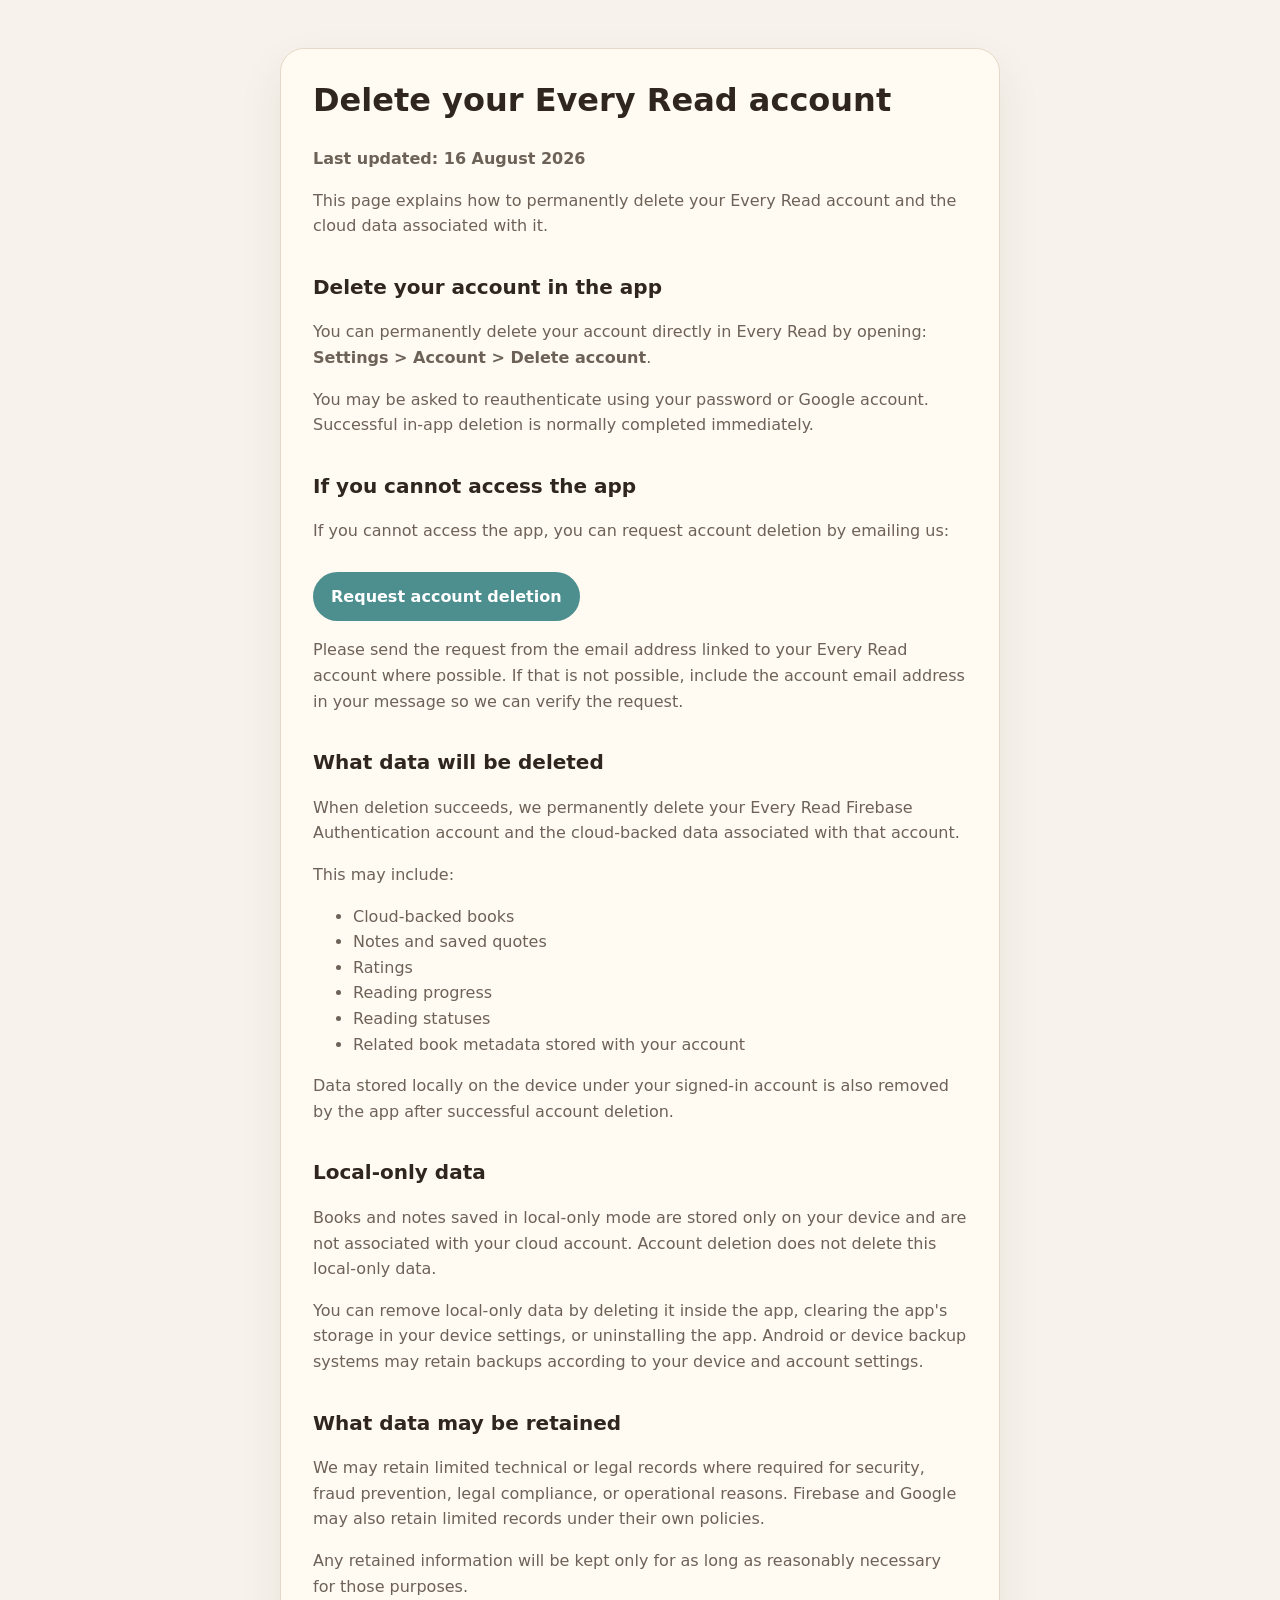
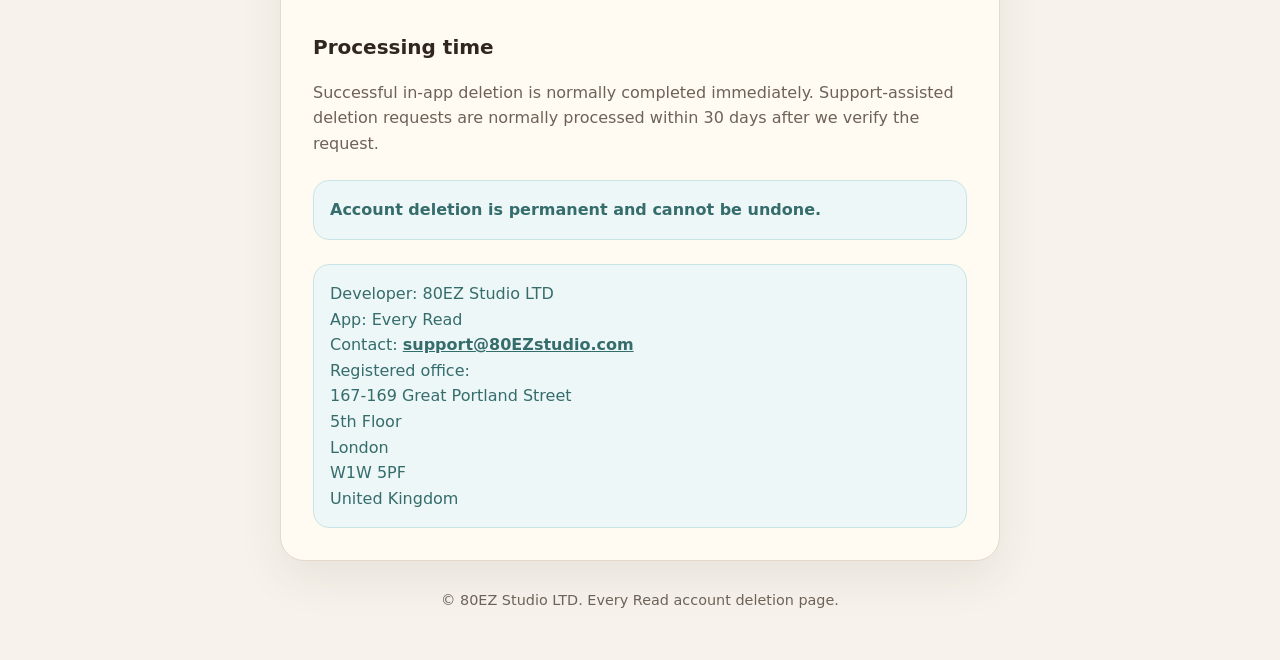
<file: delete-account/index.html>
<!DOCTYPE html>
<html lang="en">
<head>
  <meta charset="UTF-8" />
  <meta name="viewport" content="width=device-width, initial-scale=1.0" />

  <title>Delete Account | Every Read</title>
  <meta
    name="description"
    content="Delete your Every Read account and associated cloud data."
  />

  <style>
    :root {
      --bg: #f7f3ec;
      --card: #fffaf2;
      --text: #2f261f;
      --muted: #6d6258;
      --accent: #4d8f8f;
      --accent-dark: #356c6c;
      --border: #e5d9c8;
    }

    * {
      box-sizing: border-box;
    }

    body {
      margin: 0;
      font-family: system-ui, -apple-system, BlinkMacSystemFont, "Segoe UI", sans-serif;
      background: var(--bg);
      color: var(--text);
      line-height: 1.6;
    }

    main {
      max-width: 760px;
      margin: 0 auto;
      padding: 48px 20px;
    }

    .card {
      background: var(--card);
      border: 1px solid var(--border);
      border-radius: 24px;
      padding: 32px;
      box-shadow: 0 18px 45px rgba(47, 38, 31, 0.08);
    }

    h1 {
      margin-top: 0;
      font-size: 2rem;
      line-height: 1.2;
    }

    h2 {
      margin-top: 32px;
      font-size: 1.25rem;
    }

    p,
    li {
      color: var(--muted);
    }

    a {
      color: var(--accent-dark);
      font-weight: 700;
    }

    .button {
      display: inline-block;
      margin-top: 12px;
      padding: 12px 18px;
      border-radius: 999px;
      background: var(--accent);
      color: #ffffff;
      text-decoration: none;
      font-weight: 700;
    }

    .note {
      margin-top: 24px;
      padding: 16px;
      border-radius: 16px;
      background: #eef7f7;
      color: var(--accent-dark);
      border: 1px solid #c9e4e4;
    }

    footer {
      margin-top: 28px;
      font-size: 0.9rem;
      color: var(--muted);
      text-align: center;
    }
  </style>
</head>

<body>
  <main>
    <section class="card">
      <h1>Delete your Every Read account</h1>

      <p><strong>Last updated: 16 August 2026</strong></p>

      <p>
        This page explains how to permanently delete your Every Read account
        and the cloud data associated with it.
      </p>

      <h2>Delete your account in the app</h2>

      <p>
        You can permanently delete your account directly in Every Read by opening:
        <strong>Settings &gt; Account &gt; Delete account</strong>.
      </p>

      <p>
        You may be asked to reauthenticate using your password or Google account.
        Successful in-app deletion is normally completed immediately.
      </p>

      <h2>If you cannot access the app</h2>

      <p>
        If you cannot access the app, you can request account deletion by emailing us:
      </p>

      <p>
        <a
          class="button"
          href="mailto:support@80EZstudio.com?subject=Every%20Read%20account%20deletion%20request"
        >
          Request account deletion
        </a>
      </p>

      <p>
        Please send the request from the email address linked to your Every Read
        account where possible. If that is not possible, include the account email
        address in your message so we can verify the request.
      </p>

      <h2>What data will be deleted</h2>

      <p>
        When deletion succeeds, we permanently delete your Every Read Firebase
        Authentication account and the cloud-backed data associated with that account.
      </p>

      <p>This may include:</p>

      <ul>
        <li>Cloud-backed books</li>
        <li>Notes and saved quotes</li>
        <li>Ratings</li>
        <li>Reading progress</li>
        <li>Reading statuses</li>
        <li>Related book metadata stored with your account</li>
      </ul>

      <p>
        Data stored locally on the device under your signed-in account is also removed
        by the app after successful account deletion.
      </p>

      <h2>Local-only data</h2>

      <p>
        Books and notes saved in local-only mode are stored only on your device and
        are not associated with your cloud account. Account deletion does not delete
        this local-only data.
      </p>

      <p>
        You can remove local-only data by deleting it inside the app, clearing the
        app's storage in your device settings, or uninstalling the app. Android or
        device backup systems may retain backups according to your device and account
        settings.
      </p>

      <h2>What data may be retained</h2>

      <p>
        We may retain limited technical or legal records where required for security,
        fraud prevention, legal compliance, or operational reasons. Firebase and
        Google may also retain limited records under their own policies.
      </p>

      <p>
        Any retained information will be kept only for as long as reasonably necessary
        for those purposes.
      </p>

      <h2>Processing time</h2>

      <p>
        Successful in-app deletion is normally completed immediately.
        Support-assisted deletion requests are normally processed within 30 days
        after we verify the request.
      </p>

      <div class="note">
        <strong>Account deletion is permanent and cannot be undone.</strong>
      </div>

      <div class="note">
        Developer: 80EZ Studio LTD<br />
        App: Every Read<br />
        Contact:
        <a href="mailto:support@80EZstudio.com">support@80EZstudio.com</a><br />
        Registered office:<br />
        167-169 Great Portland Street<br />
        5th Floor<br />
        London<br />
        W1W 5PF<br />
        United Kingdom
      </div>
    </section>

    <footer>
      © 80EZ Studio LTD. Every Read account deletion page.
    </footer>
  </main>
</body>
</html>
</file>
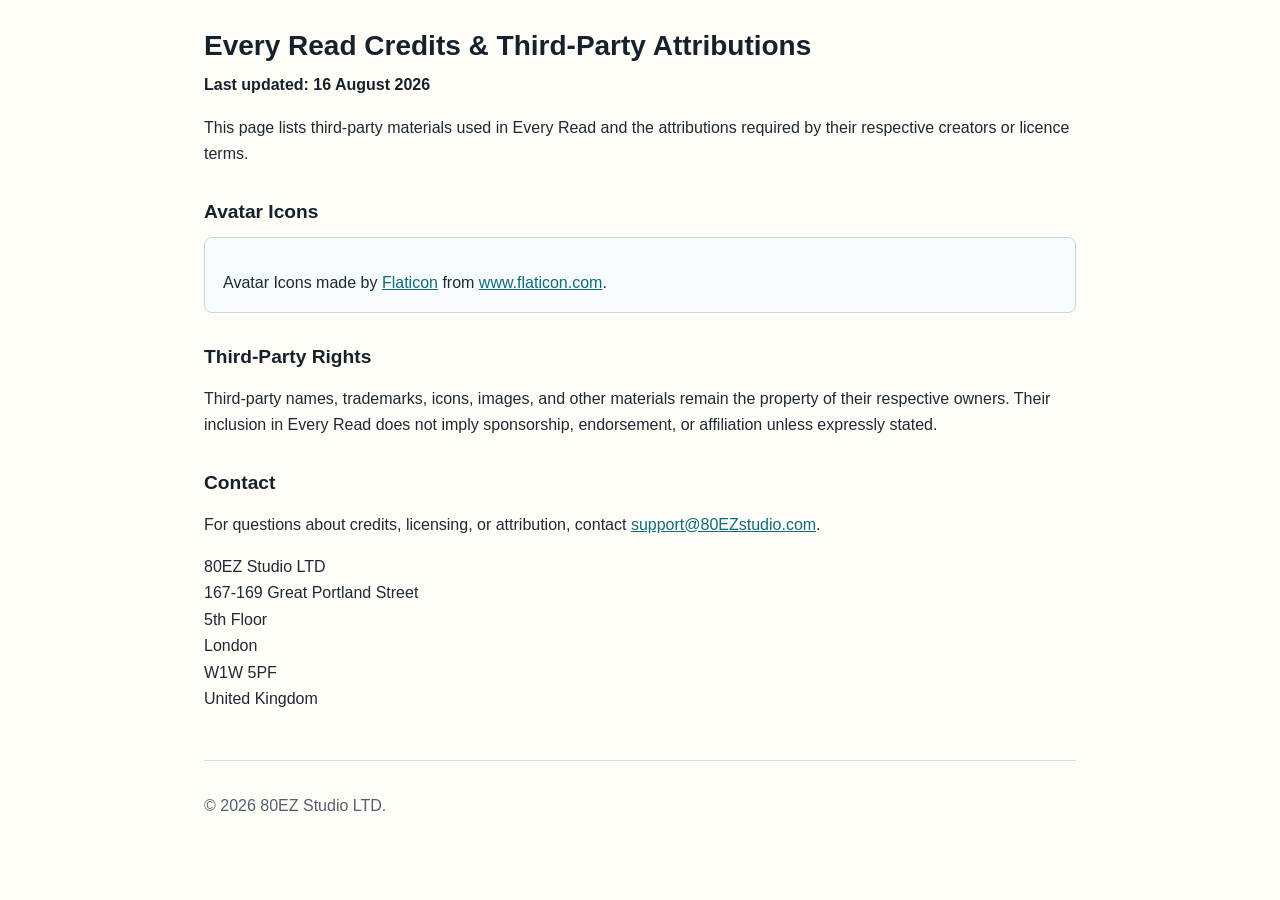
<file: credits.html>
<!DOCTYPE html>
<html lang="en">
<head>
  <meta charset="UTF-8">
  <meta name="viewport" content="width=device-width, initial-scale=1.0">
  <title>Every Read Credits and Third-Party Attributions</title>
  <meta
    name="description"
    content="Credits and third-party attributions for the Every Read reading tracker app."
  >
  <style>
    :root {
      color-scheme: light;
    }

    * {
      box-sizing: border-box;
    }

    body {
      font-family: Arial, Helvetica, sans-serif;
      line-height: 1.65;
      color: #1f2933;
      margin: 0;
      background: #fffdf8;
    }

    main {
      width: min(100%, 920px);
      margin: 0 auto;
      padding: 28px 24px 48px;
    }

    h1,
    h2 {
      color: #17212b;
      line-height: 1.3;
    }

    h1 {
      font-size: 1.75rem;
      margin: 0 0 0.5rem;
    }

    h2 {
      font-size: 1.2rem;
      margin: 2rem 0 0.75rem;
    }

    p {
      font-size: 1rem;
    }

    a {
      color: #0f6b78;
      overflow-wrap: anywhere;
    }

    .updated {
      margin-top: 0;
    }

    .credit-card {
      padding: 16px 18px;
      border: 1px solid #c8d8d8;
      border-radius: 8px;
      background: #f7fbfb;
    }

    .credit-card p:last-child {
      margin-bottom: 0;
    }

    strong {
      color: #17212b;
    }

    footer {
      margin-top: 3rem;
      padding-top: 1rem;
      border-top: 1px solid #d8dee4;
      font-size: 0.92rem;
      color: #52606d;
    }
  </style>
</head>
<body>
  <main>
    <h1>Every Read Credits &amp; Third-Party Attributions</h1>

    <p class="updated"><strong>Last updated: 16 August 2026</strong></p>

    <p>
      This page lists third-party materials used in Every Read and the
      attributions required by their respective creators or licence terms.
    </p>

    <h2>Avatar Icons</h2>

    <div class="credit-card">
      <p>
        Avatar Icons made by
        <a
          href="https://www.flaticon.com/"
          target="_blank"
          rel="noopener noreferrer"
        >Flaticon</a>
        from
        <a
          href="https://www.flaticon.com/"
          target="_blank"
          rel="noopener noreferrer"
        >www.flaticon.com</a>.
      </p>
    </div>

    <h2>Third-Party Rights</h2>

    <p>
      Third-party names, trademarks, icons, images, and other materials remain
      the property of their respective owners. Their inclusion in Every Read
      does not imply sponsorship, endorsement, or affiliation unless expressly
      stated.
    </p>

    <h2>Contact</h2>

    <p>
      For questions about credits, licensing, or attribution, contact
      <a href="mailto:support@80EZstudio.com">support@80EZstudio.com</a>.
    </p>

    <p>
      80EZ Studio LTD<br>
      167-169 Great Portland Street<br>
      5th Floor<br>
      London<br>
      W1W 5PF<br>
      United Kingdom
    </p>

    <footer>
      <p>
        © 2026 80EZ Studio LTD.
      </p>
    </footer>
  </main>
</body>
</html>
</file>
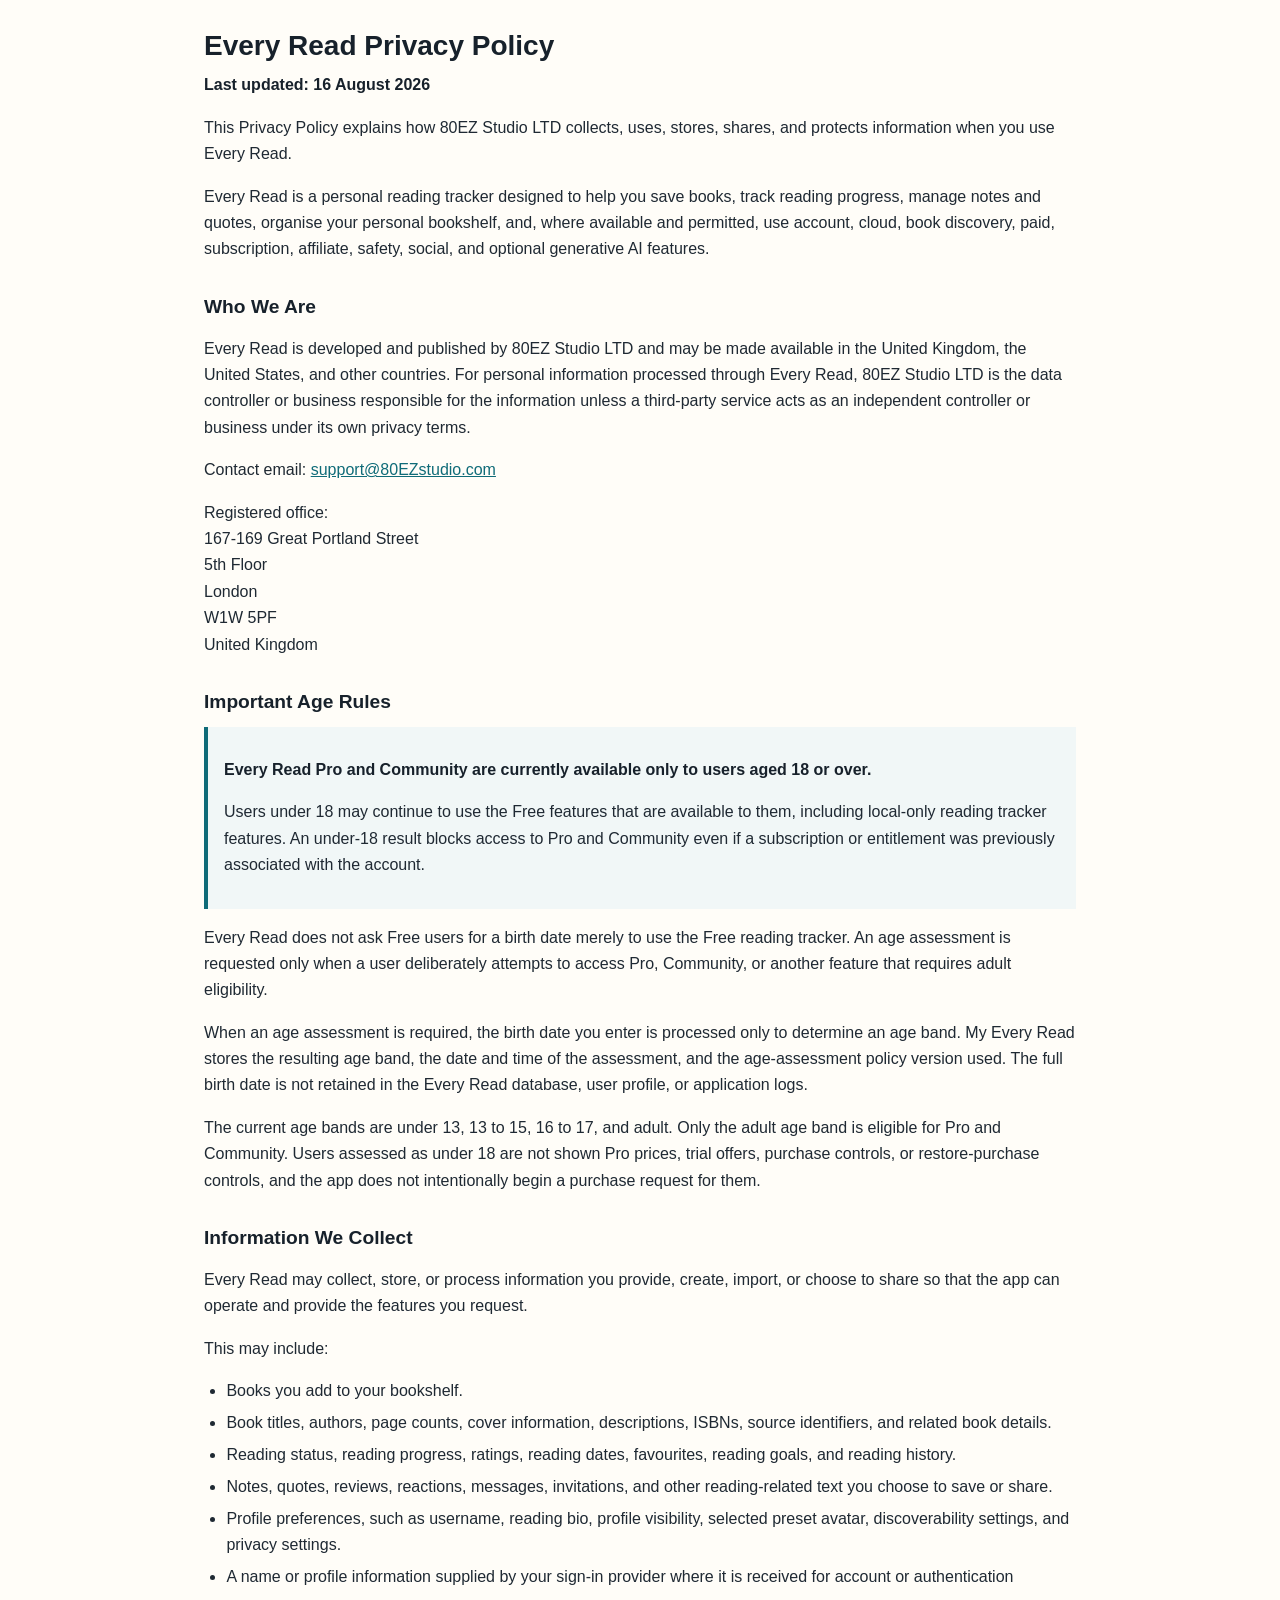
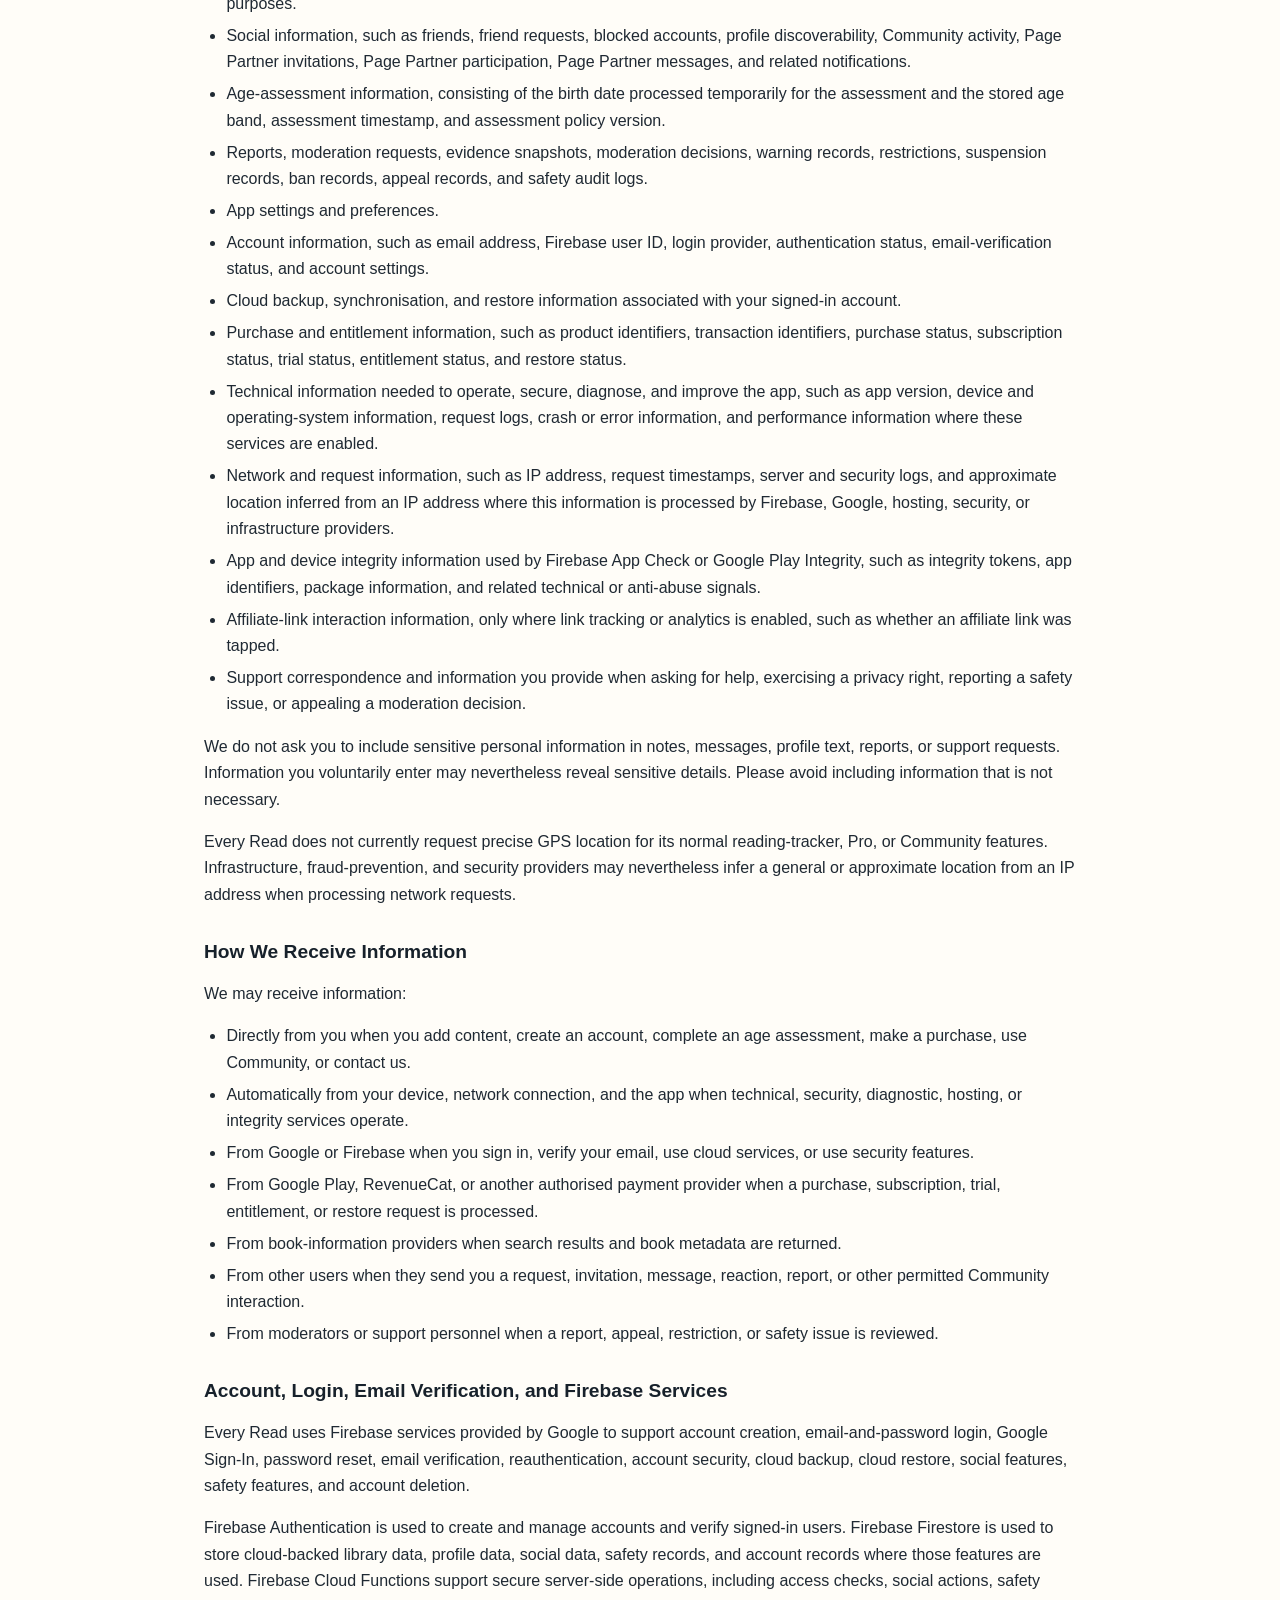
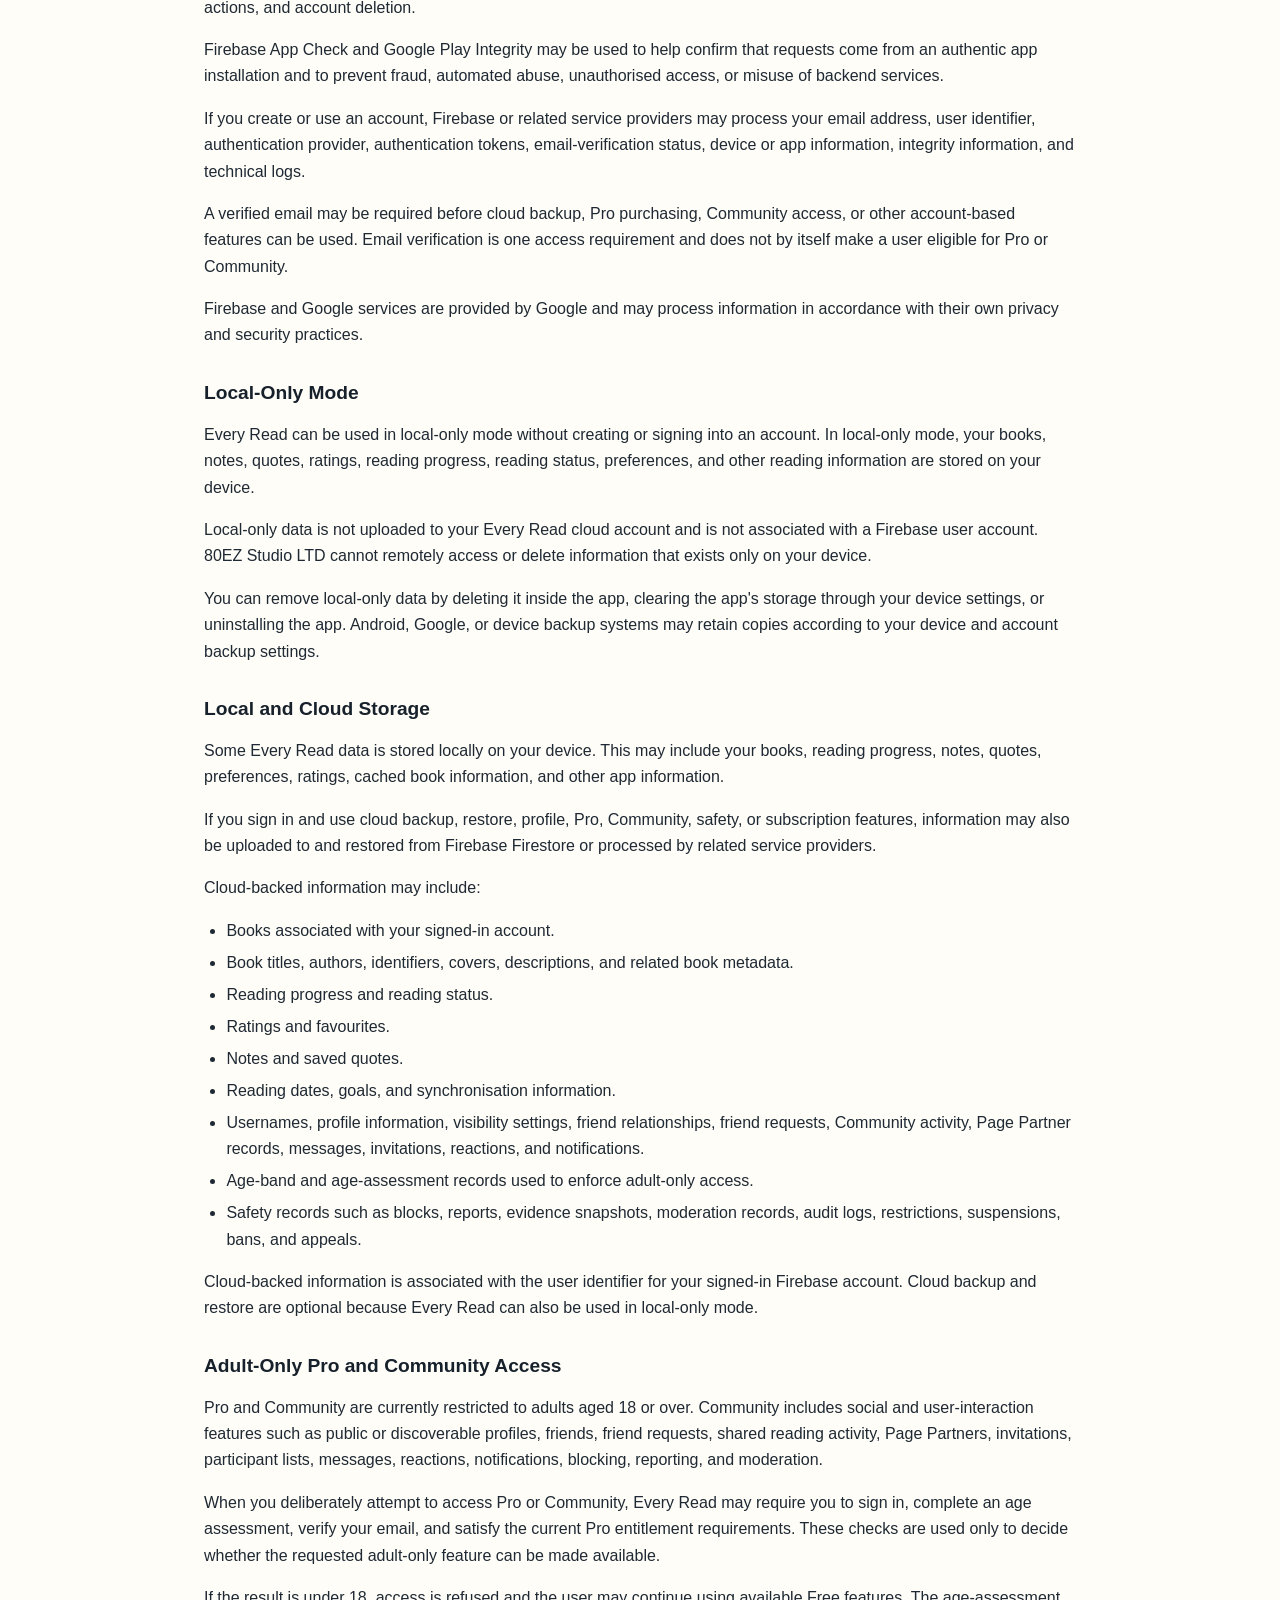
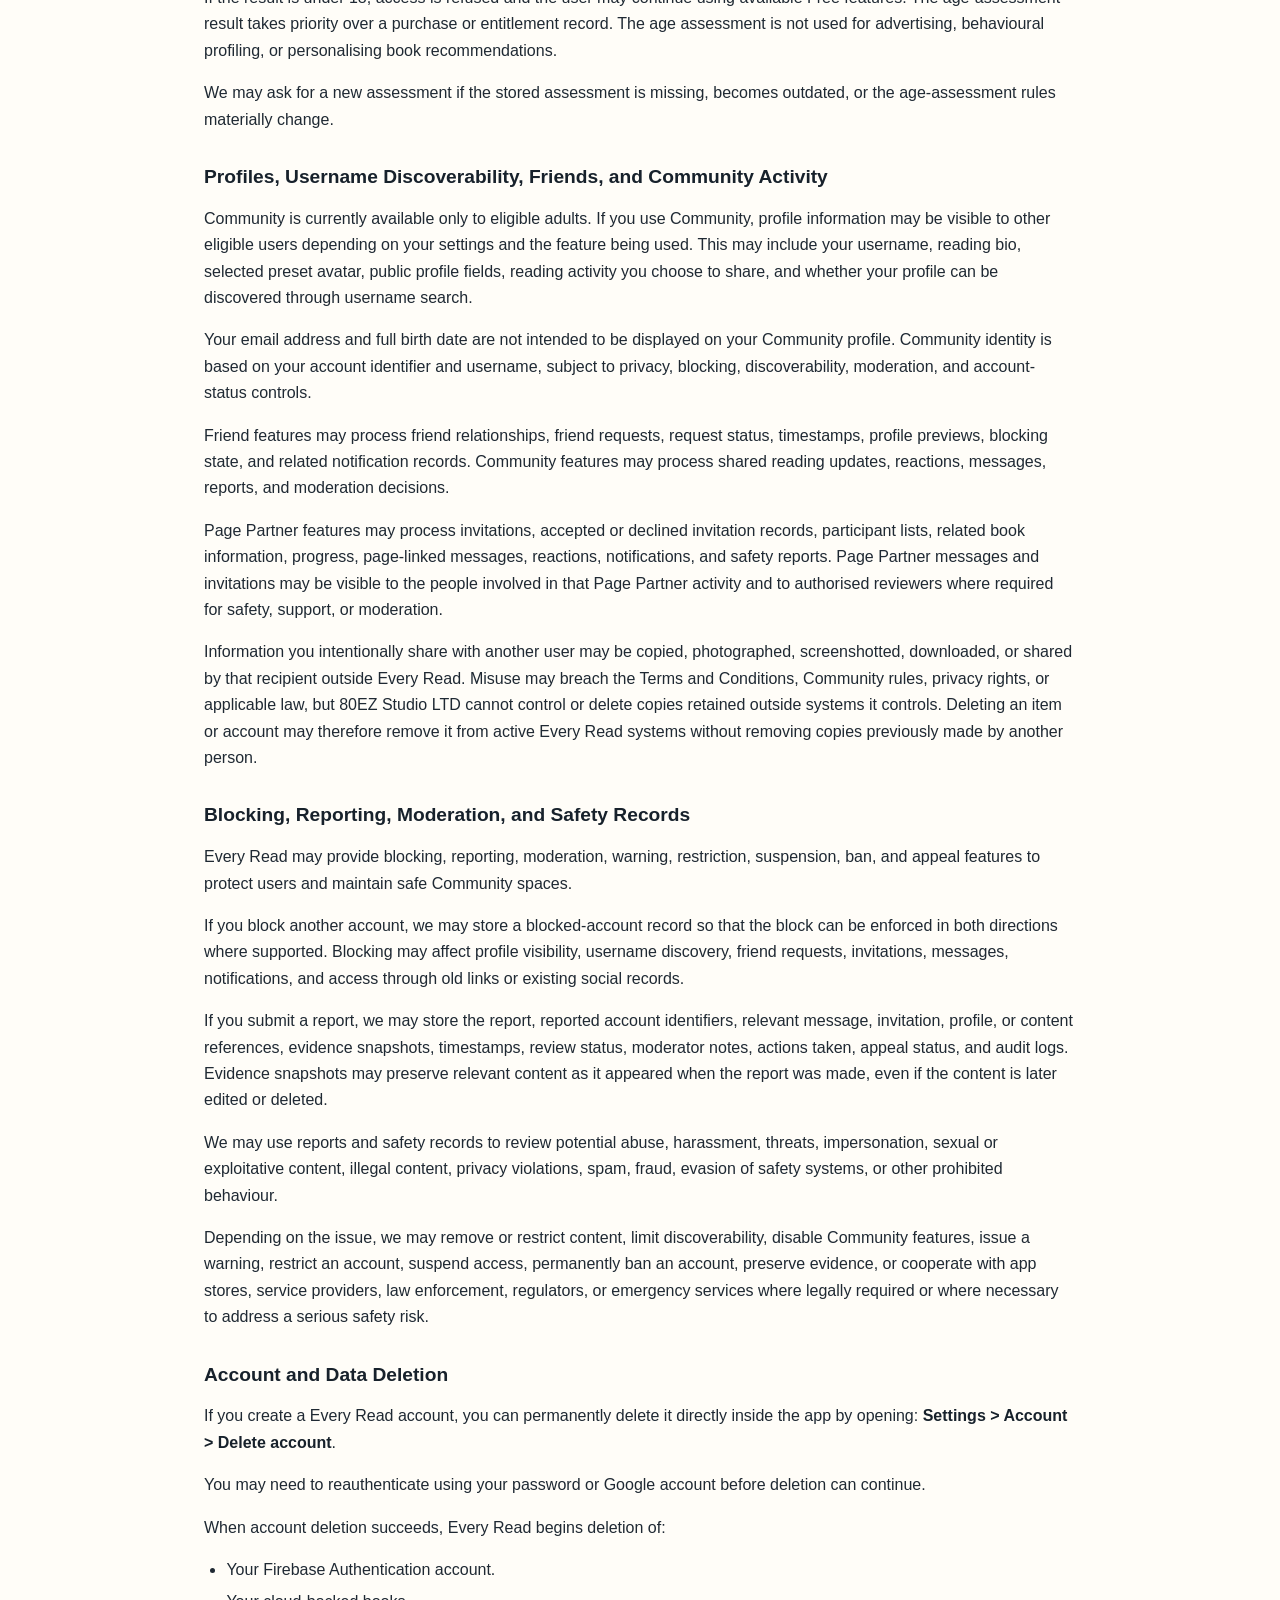
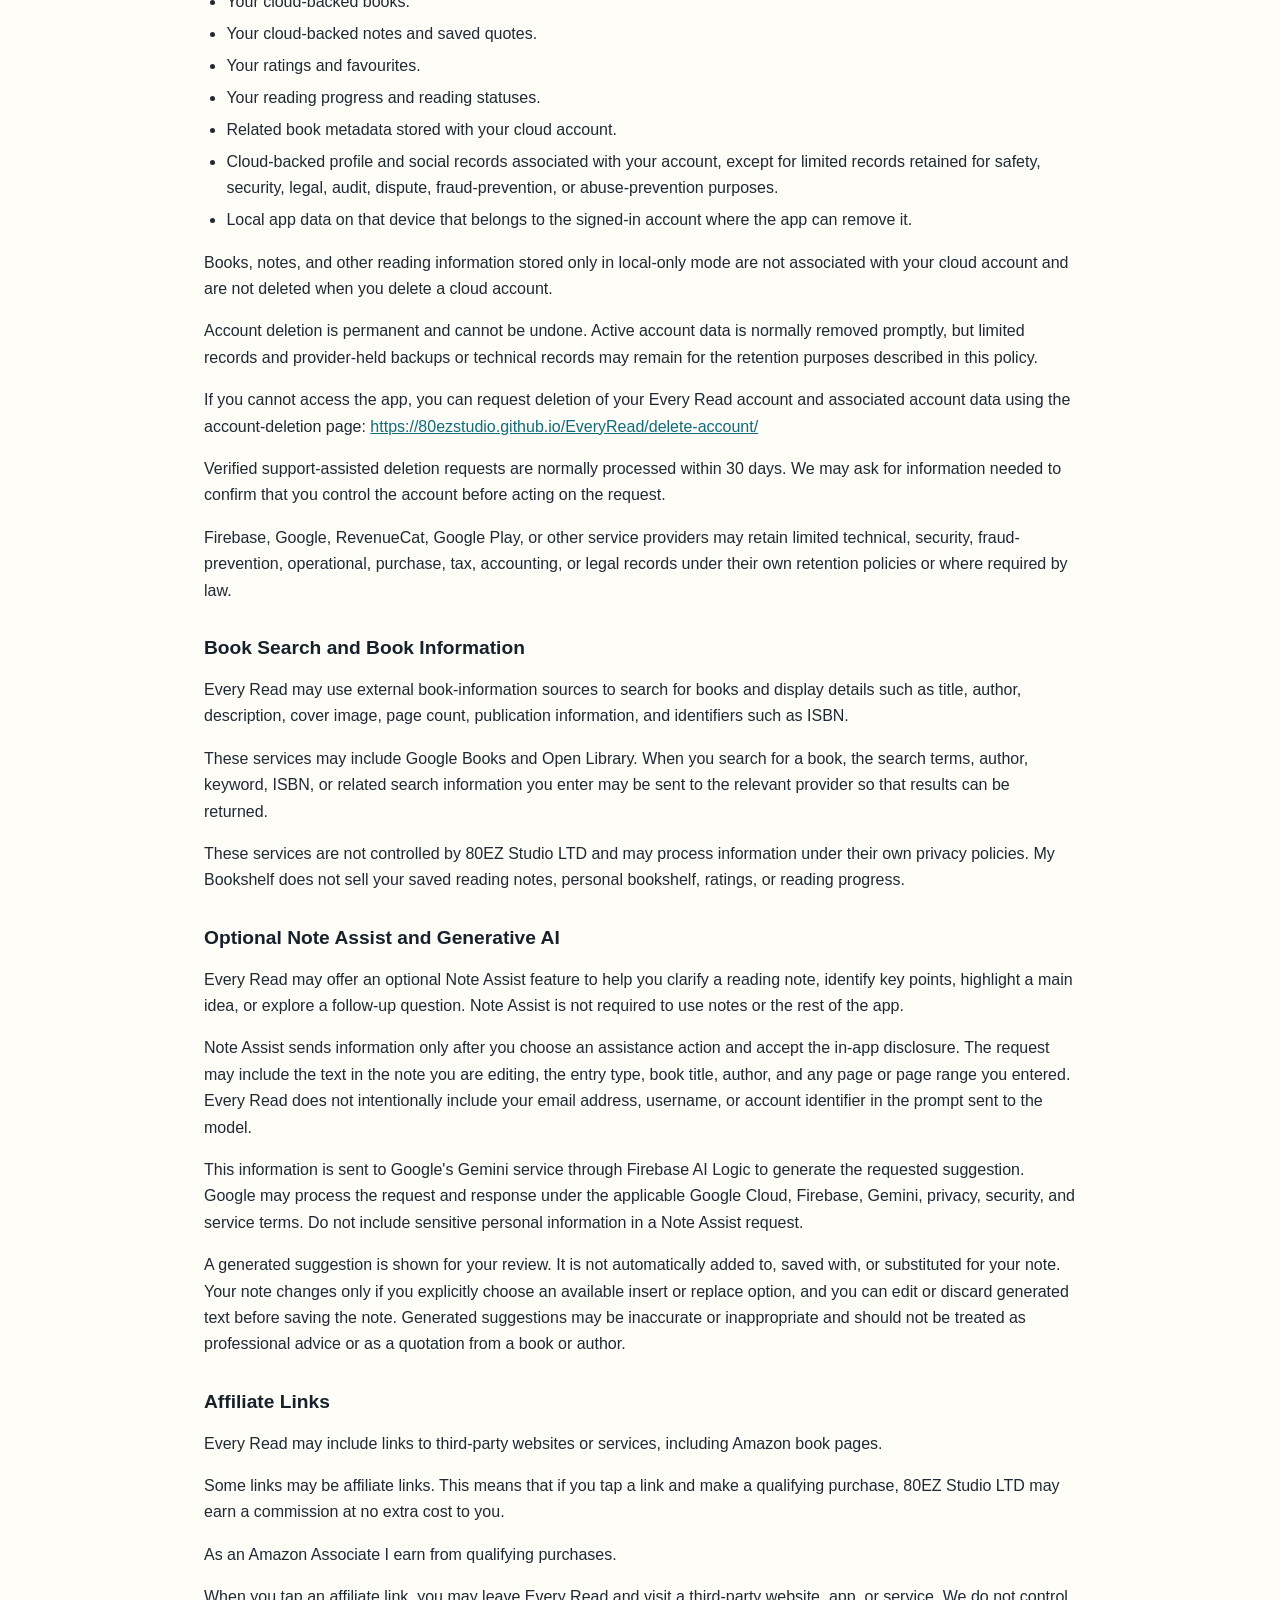
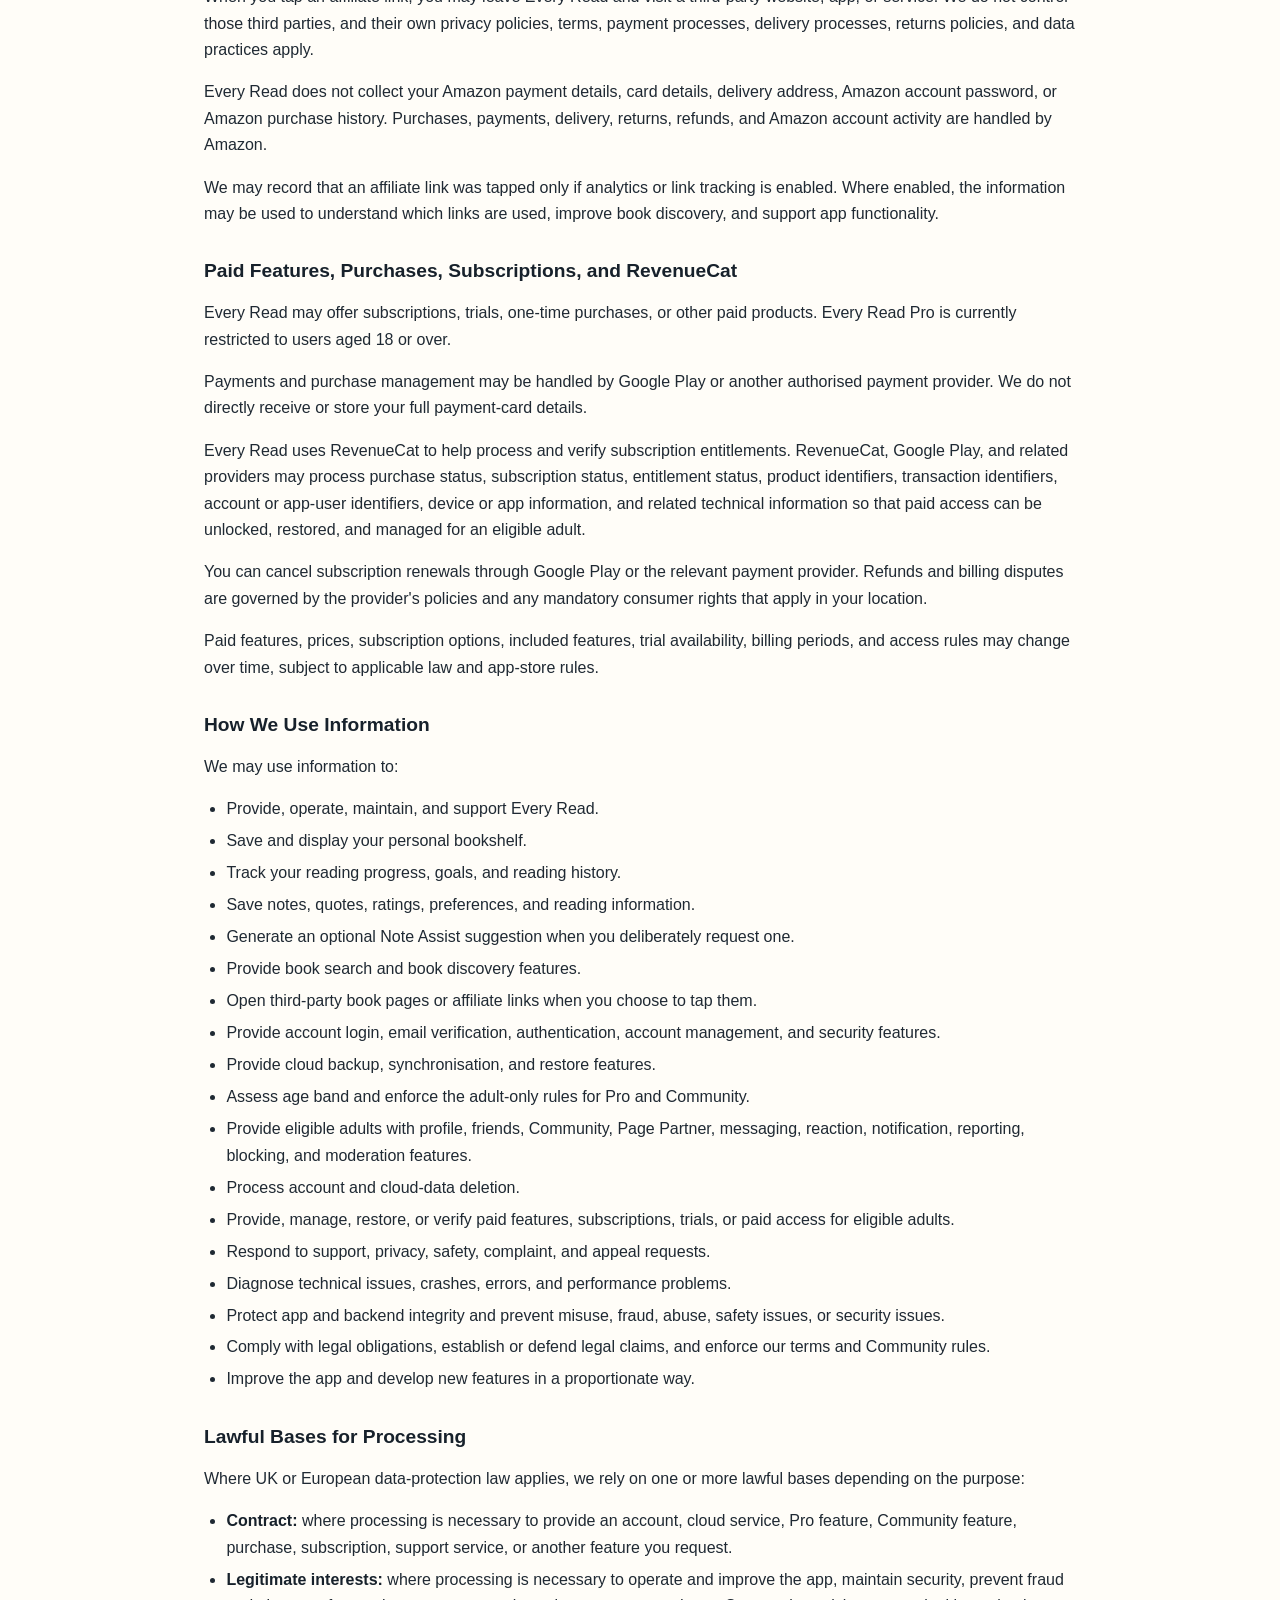
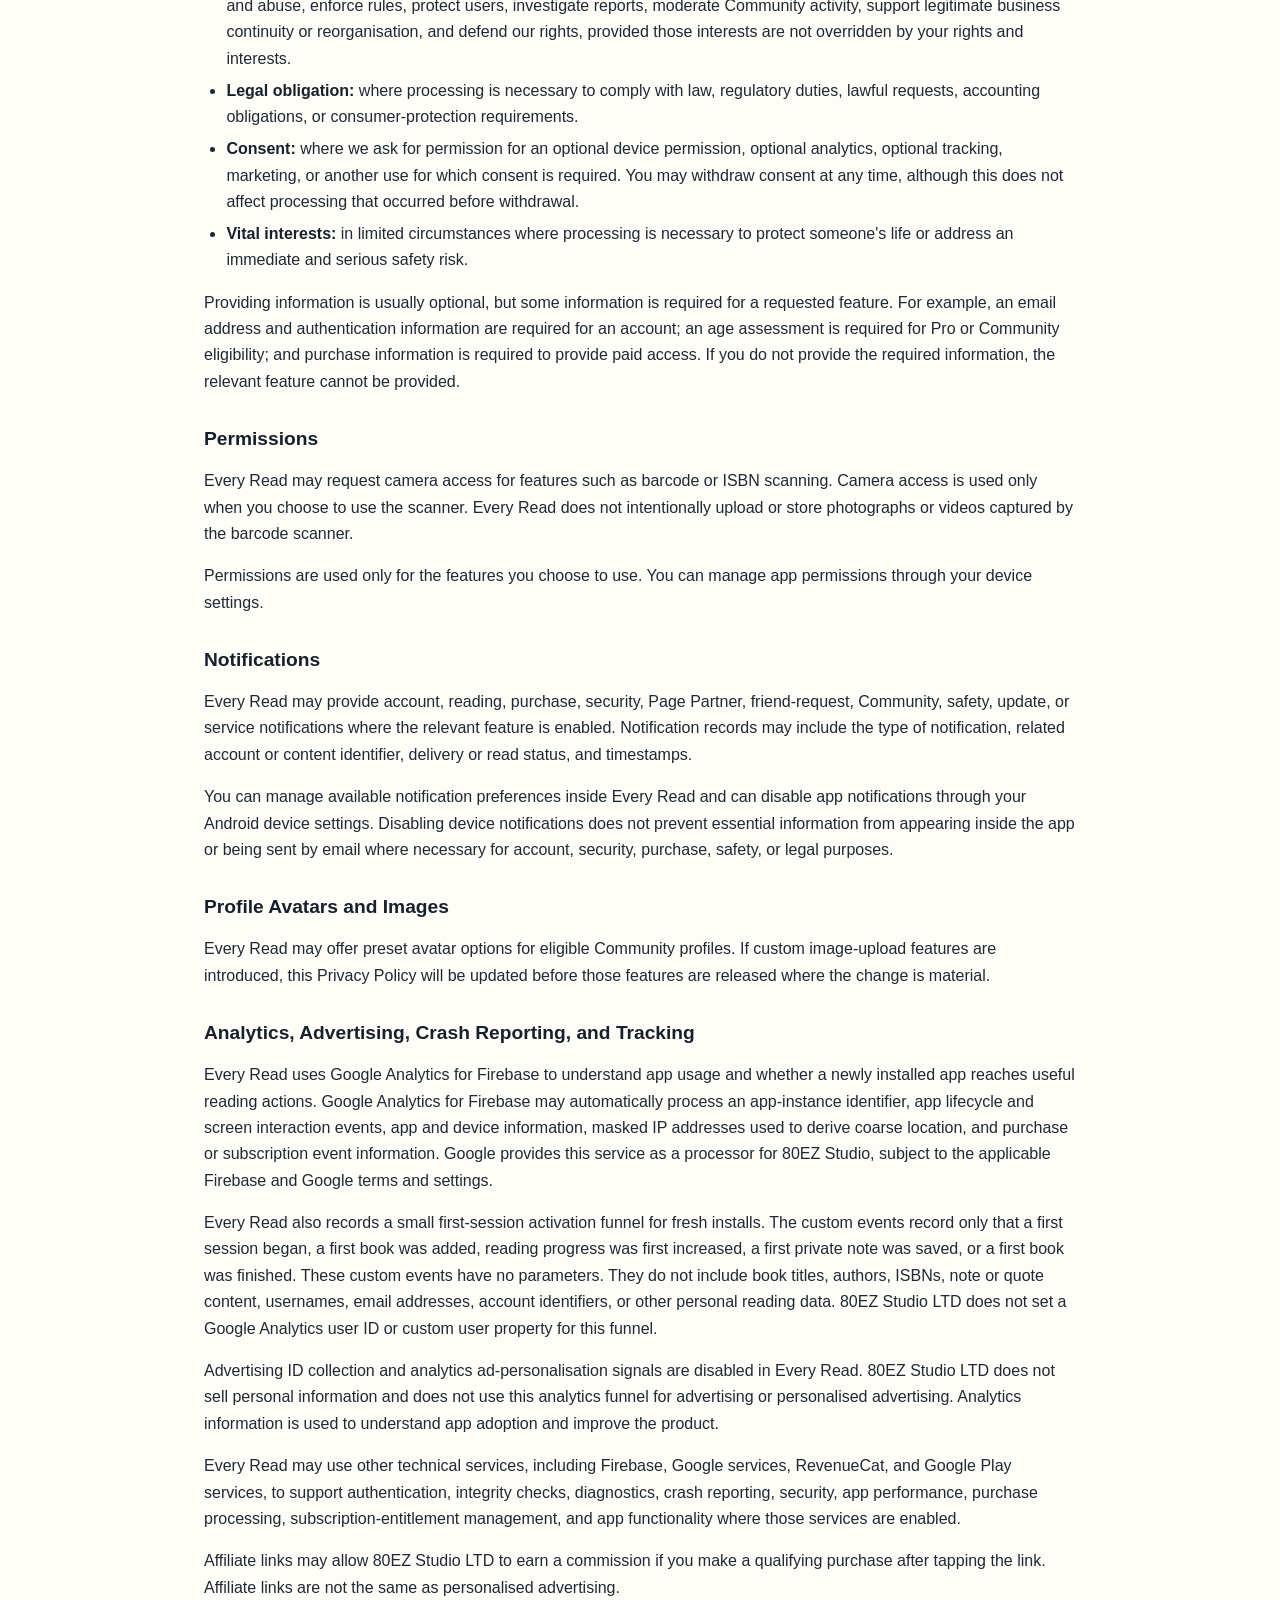
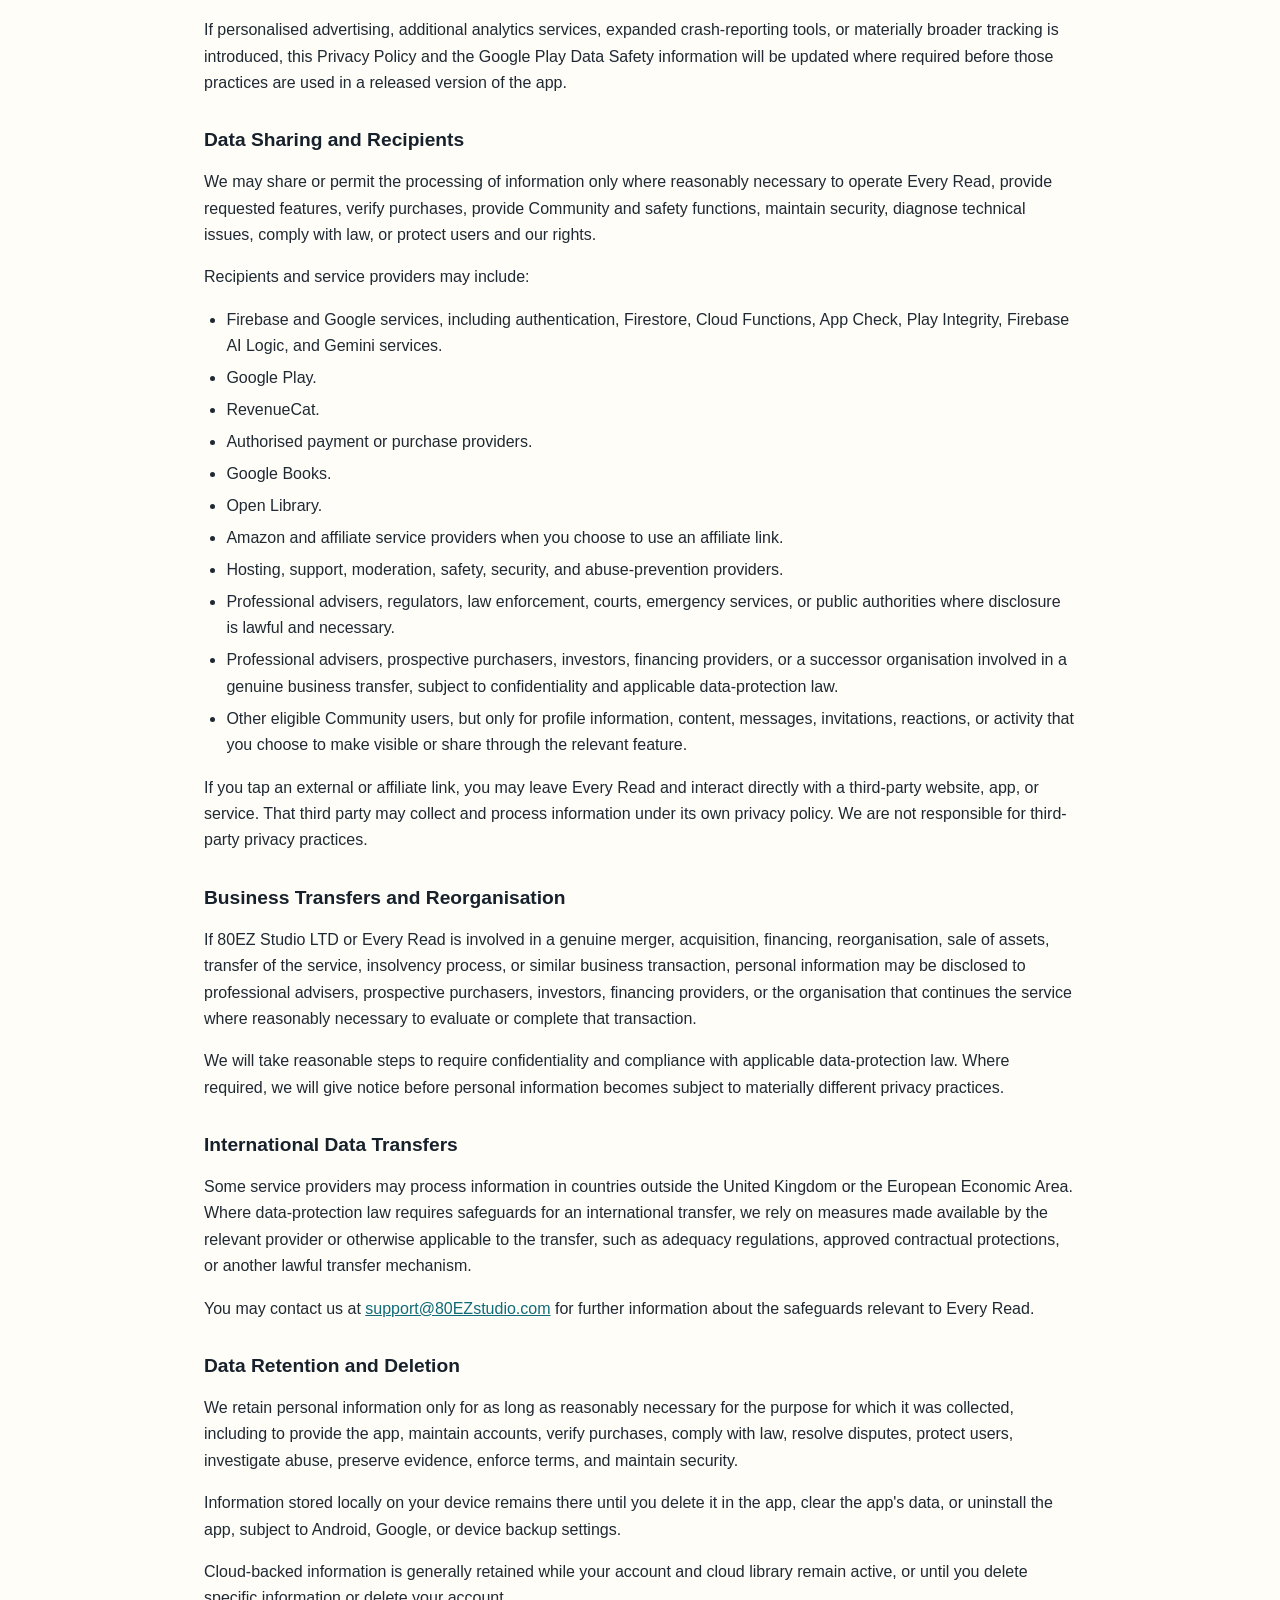
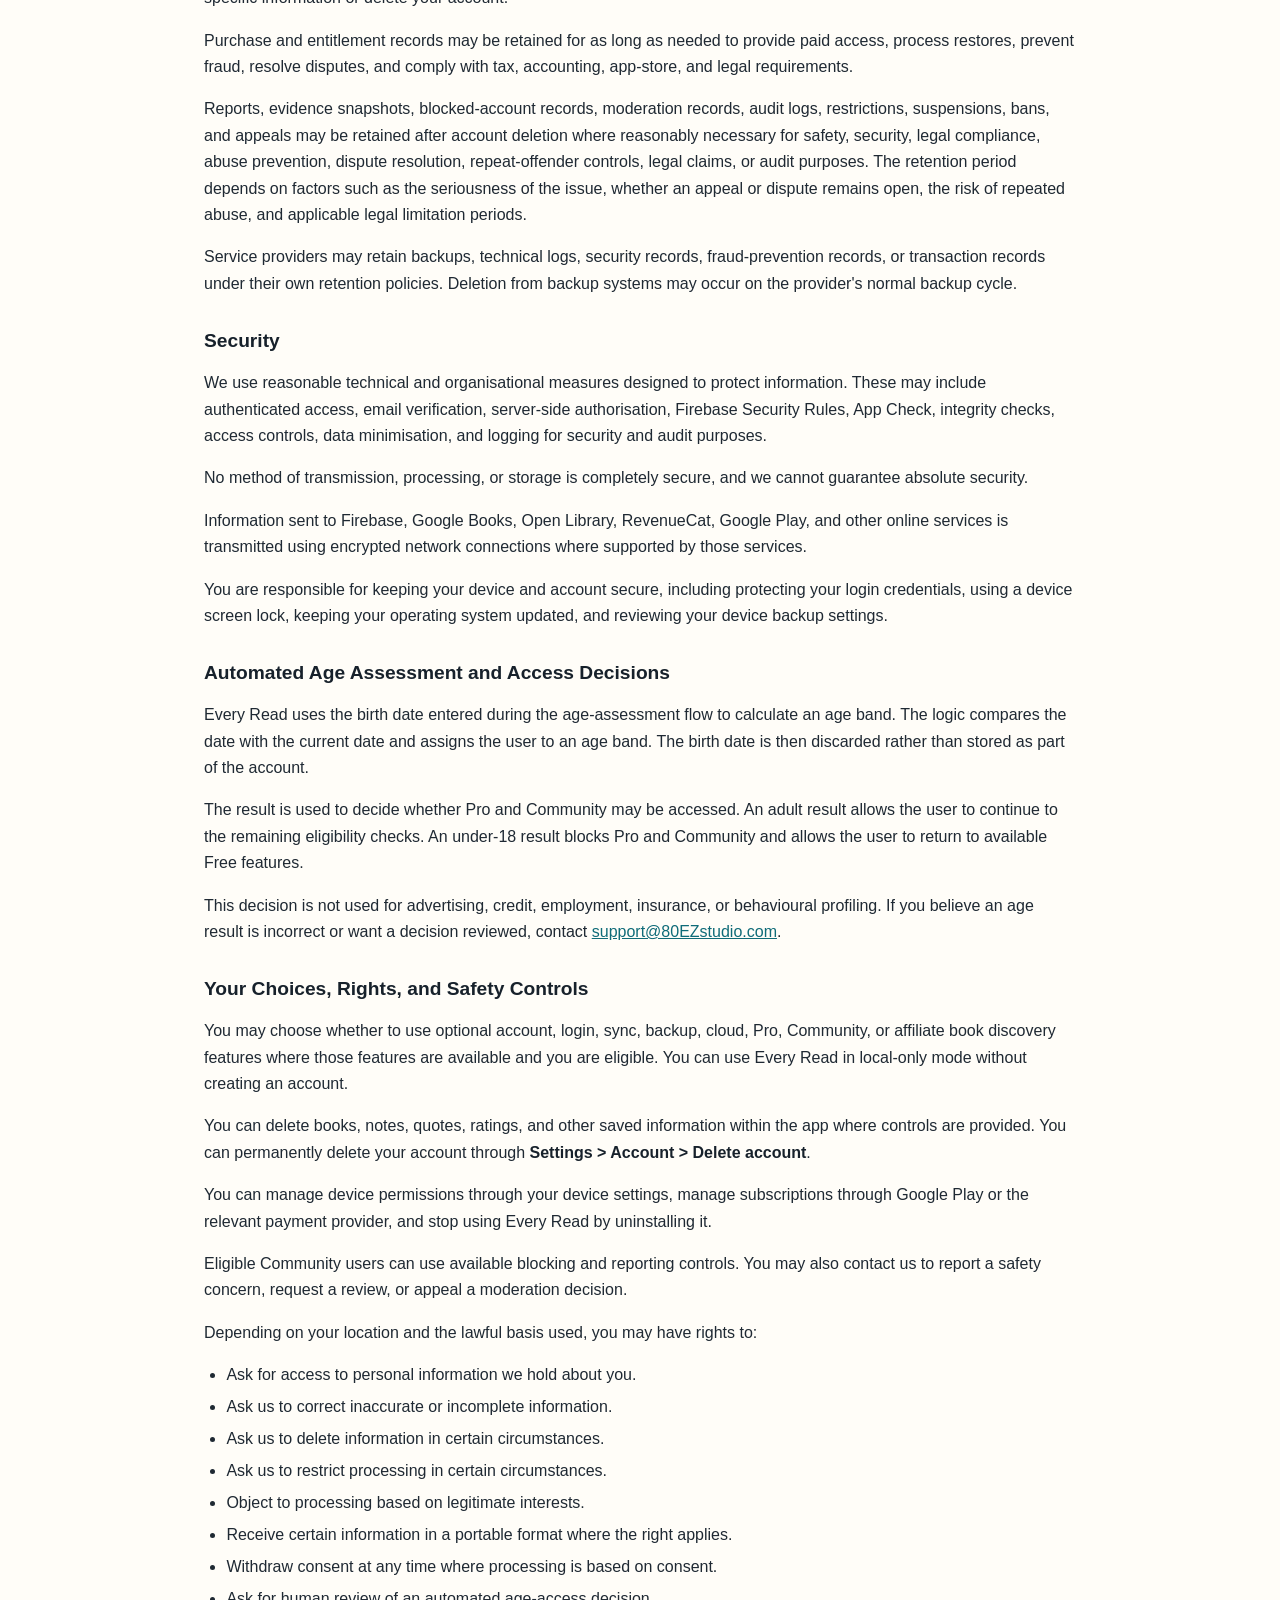
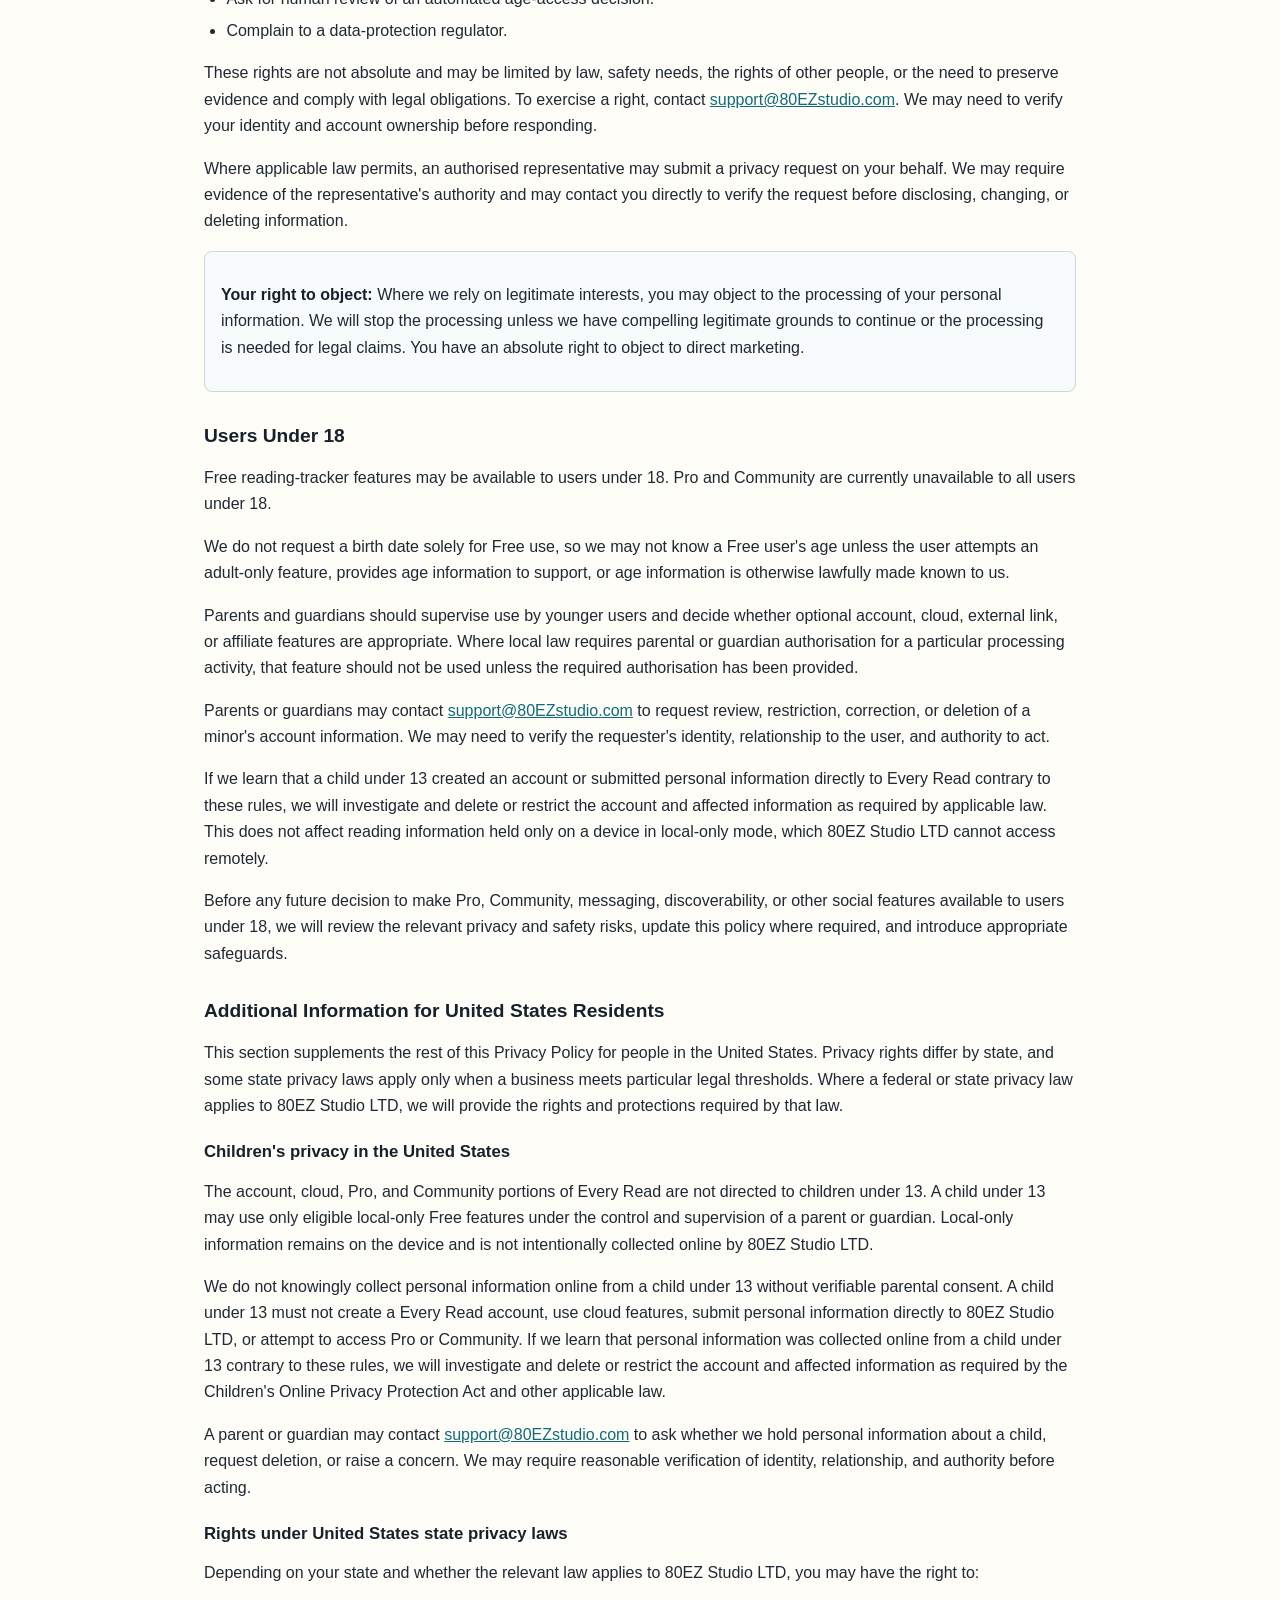
<file: privacy-policy.html>
<!DOCTYPE html>
<html lang="en">
<head>
  <meta charset="UTF-8">
  <meta name="viewport" content="width=device-width, initial-scale=1.0">
  <title>Every Read Privacy Policy</title>
  <meta name="description" content="Privacy Policy for the Every Read reading tracker app.">
  <style>
    :root {
      color-scheme: light;
    }

    * {
      box-sizing: border-box;
    }

    body {
      font-family: Arial, Helvetica, sans-serif;
      line-height: 1.65;
      color: #1f2933;
      margin: 0;
      background: #fffdf8;
    }

    main {
      width: min(100%, 920px);
      margin: 0 auto;
      padding: 28px 24px 48px;
    }

    h1,
    h2,
    h3 {
      color: #17212b;
      line-height: 1.3;
    }

    h1 {
      font-size: 1.75rem;
      margin: 0 0 0.5rem;
    }

    h2 {
      font-size: 1.2rem;
      margin: 2rem 0 0.75rem;
    }

    h3 {
      font-size: 1.05rem;
      margin: 1.35rem 0 0.55rem;
    }

    p,
    li {
      font-size: 1rem;
    }

    ul {
      padding-left: 1.4rem;
    }

    li + li {
      margin-top: 0.35rem;
    }

    a {
      color: #0f6b78;
      overflow-wrap: anywhere;
    }

    .updated {
      margin-top: 0;
    }

    .important {
      padding: 14px 16px;
      border-left: 4px solid #0f6b78;
      background: #f1f7f7;
    }

    .rights-notice {
      padding: 14px 16px;
      border: 1px solid #c8d8d8;
      border-radius: 8px;
      background: #f7fbfb;
    }

    strong {
      color: #17212b;
    }
  </style>
</head>
<body>
  <main>
    <h1>Every Read Privacy Policy</h1>

    <p class="updated"><strong>Last updated: 16 August 2026</strong></p>

    <p>
      This Privacy Policy explains how 80EZ Studio LTD collects, uses, stores, shares, and protects information when you use
      Every Read.
    </p>

    <p>
      Every Read is a personal reading tracker designed to help you save books, track reading progress, manage notes
      and quotes, organise your personal bookshelf, and, where available and permitted, use account, cloud, book
      discovery, paid, subscription, affiliate, safety, social, and optional generative AI features.
    </p>

    <h2>Who We Are</h2>

    <p>
      Every Read is developed and published by 80EZ Studio LTD and may be made available in the United Kingdom, the
      United States, and other countries. For personal information processed through Every Read, 80EZ Studio LTD is the
      data controller or business responsible for the information unless a third-party service acts as an independent
      controller or business under its own privacy terms.
    </p>

    <p>
      Contact email: <a href="mailto:support@80EZstudio.com">support@80EZstudio.com</a>
    </p>

    <p>
      Registered office:<br>
      167-169 Great Portland Street<br>
      5th Floor<br>
      London<br>
      W1W 5PF<br>
      United Kingdom
    </p>

    <h2>Important Age Rules</h2>

    <div class="important">
      <p>
        <strong>Every Read Pro and Community are currently available only to users aged 18 or over.</strong>
      </p>

      <p>
        Users under 18 may continue to use the Free features that are available to them, including local-only reading
        tracker features. An under-18 result blocks access to Pro and Community even if a subscription or entitlement
        was previously associated with the account.
      </p>
    </div>

    <p>
      Every Read does not ask Free users for a birth date merely to use the Free reading tracker. An age assessment is
      requested only when a user deliberately attempts to access Pro, Community, or another feature that requires adult
      eligibility.
    </p>

    <p>
      When an age assessment is required, the birth date you enter is processed only to determine an age band. My
      Every Read stores the resulting age band, the date and time of the assessment, and the age-assessment policy version
      used. The full birth date is not retained in the Every Read database, user profile, or application logs.
    </p>

    <p>
      The current age bands are under 13, 13 to 15, 16 to 17, and adult. Only the adult age band is eligible for Pro and
      Community. Users assessed as under 18 are not shown Pro prices, trial offers, purchase controls, or restore-purchase
      controls, and the app does not intentionally begin a purchase request for them.
    </p>

    <h2>Information We Collect</h2>

    <p>
      Every Read may collect, store, or process information you provide, create, import, or choose to share so that
      the app can operate and provide the features you request.
    </p>

    <p>This may include:</p>

    <ul>
      <li>Books you add to your bookshelf.</li>
      <li>Book titles, authors, page counts, cover information, descriptions, ISBNs, source identifiers, and related book details.</li>
      <li>Reading status, reading progress, ratings, reading dates, favourites, reading goals, and reading history.</li>
      <li>Notes, quotes, reviews, reactions, messages, invitations, and other reading-related text you choose to save or share.</li>
      <li>Profile preferences, such as username, reading bio, profile visibility, selected preset avatar, discoverability settings, and privacy settings.</li>
      <li>A name or profile information supplied by your sign-in provider where it is received for account or authentication purposes.</li>
      <li>Social information, such as friends, friend requests, blocked accounts, profile discoverability, Community activity, Page Partner invitations, Page Partner participation, Page Partner messages, and related notifications.</li>
      <li>Age-assessment information, consisting of the birth date processed temporarily for the assessment and the stored age band, assessment timestamp, and assessment policy version.</li>
      <li>Reports, moderation requests, evidence snapshots, moderation decisions, warning records, restrictions, suspension records, ban records, appeal records, and safety audit logs.</li>
      <li>App settings and preferences.</li>
      <li>Account information, such as email address, Firebase user ID, login provider, authentication status, email-verification status, and account settings.</li>
      <li>Cloud backup, synchronisation, and restore information associated with your signed-in account.</li>
      <li>Purchase and entitlement information, such as product identifiers, transaction identifiers, purchase status, subscription status, trial status, entitlement status, and restore status.</li>
      <li>Technical information needed to operate, secure, diagnose, and improve the app, such as app version, device and operating-system information, request logs, crash or error information, and performance information where these services are enabled.</li>
      <li>Network and request information, such as IP address, request timestamps, server and security logs, and approximate location inferred from an IP address where this information is processed by Firebase, Google, hosting, security, or infrastructure providers.</li>
      <li>App and device integrity information used by Firebase App Check or Google Play Integrity, such as integrity tokens, app identifiers, package information, and related technical or anti-abuse signals.</li>
      <li>Affiliate-link interaction information, only where link tracking or analytics is enabled, such as whether an affiliate link was tapped.</li>
      <li>Support correspondence and information you provide when asking for help, exercising a privacy right, reporting a safety issue, or appealing a moderation decision.</li>
    </ul>

    <p>
      We do not ask you to include sensitive personal information in notes, messages, profile text, reports, or support
      requests. Information you voluntarily enter may nevertheless reveal sensitive details. Please avoid including
      information that is not necessary.
    </p>

    <p>
      Every Read does not currently request precise GPS location for its normal reading-tracker, Pro, or Community
      features. Infrastructure, fraud-prevention, and security providers may nevertheless infer a general or approximate
      location from an IP address when processing network requests.
    </p>

    <h2>How We Receive Information</h2>

    <p>We may receive information:</p>

    <ul>
      <li>Directly from you when you add content, create an account, complete an age assessment, make a purchase, use Community, or contact us.</li>
      <li>Automatically from your device, network connection, and the app when technical, security, diagnostic, hosting, or integrity services operate.</li>
      <li>From Google or Firebase when you sign in, verify your email, use cloud services, or use security features.</li>
      <li>From Google Play, RevenueCat, or another authorised payment provider when a purchase, subscription, trial, entitlement, or restore request is processed.</li>
      <li>From book-information providers when search results and book metadata are returned.</li>
      <li>From other users when they send you a request, invitation, message, reaction, report, or other permitted Community interaction.</li>
      <li>From moderators or support personnel when a report, appeal, restriction, or safety issue is reviewed.</li>
    </ul>

    <h2>Account, Login, Email Verification, and Firebase Services</h2>

    <p>
      Every Read uses Firebase services provided by Google to support account creation, email-and-password login,
      Google Sign-In, password reset, email verification, reauthentication, account security, cloud backup, cloud
      restore, social features, safety features, and account deletion.
    </p>

    <p>
      Firebase Authentication is used to create and manage accounts and verify signed-in users. Firebase Firestore is
      used to store cloud-backed library data, profile data, social data, safety records, and account records where those
      features are used. Firebase Cloud Functions support secure server-side operations, including access checks,
      social actions, safety actions, and account deletion.
    </p>

    <p>
      Firebase App Check and Google Play Integrity may be used to help confirm that requests come from an authentic app
      installation and to prevent fraud, automated abuse, unauthorised access, or misuse of backend services.
    </p>

    <p>
      If you create or use an account, Firebase or related service providers may process your email address, user
      identifier, authentication provider, authentication tokens, email-verification status, device or app information,
      integrity information, and technical logs.
    </p>

    <p>
      A verified email may be required before cloud backup, Pro purchasing, Community access, or other account-based
      features can be used. Email verification is one access requirement and does not by itself make a user eligible for
      Pro or Community.
    </p>

    <p>
      Firebase and Google services are provided by Google and may process information in accordance with their own
      privacy and security practices.
    </p>

    <h2>Local-Only Mode</h2>

    <p>
      Every Read can be used in local-only mode without creating or signing into an account. In local-only mode, your
      books, notes, quotes, ratings, reading progress, reading status, preferences, and other reading information are
      stored on your device.
    </p>

    <p>
      Local-only data is not uploaded to your Every Read cloud account and is not associated with a Firebase user
      account. 80EZ Studio LTD cannot remotely access or delete information that exists only on your device.
    </p>

    <p>
      You can remove local-only data by deleting it inside the app, clearing the app's storage through your device
      settings, or uninstalling the app. Android, Google, or device backup systems may retain copies according to your
      device and account backup settings.
    </p>

    <h2>Local and Cloud Storage</h2>

    <p>
      Some Every Read data is stored locally on your device. This may include your books, reading progress, notes,
      quotes, preferences, ratings, cached book information, and other app information.
    </p>

    <p>
      If you sign in and use cloud backup, restore, profile, Pro, Community, safety, or subscription features,
      information may also be uploaded to and restored from Firebase Firestore or processed by related service
      providers.
    </p>

    <p>Cloud-backed information may include:</p>

    <ul>
      <li>Books associated with your signed-in account.</li>
      <li>Book titles, authors, identifiers, covers, descriptions, and related book metadata.</li>
      <li>Reading progress and reading status.</li>
      <li>Ratings and favourites.</li>
      <li>Notes and saved quotes.</li>
      <li>Reading dates, goals, and synchronisation information.</li>
      <li>Usernames, profile information, visibility settings, friend relationships, friend requests, Community activity, Page Partner records, messages, invitations, reactions, and notifications.</li>
      <li>Age-band and age-assessment records used to enforce adult-only access.</li>
      <li>Safety records such as blocks, reports, evidence snapshots, moderation records, audit logs, restrictions, suspensions, bans, and appeals.</li>
    </ul>

    <p>
      Cloud-backed information is associated with the user identifier for your signed-in Firebase account. Cloud backup
      and restore are optional because Every Read can also be used in local-only mode.
    </p>

    <h2>Adult-Only Pro and Community Access</h2>

    <p>
      Pro and Community are currently restricted to adults aged 18 or over. Community includes social and
      user-interaction features such as public or discoverable profiles, friends, friend requests, shared reading
      activity, Page Partners, invitations, participant lists, messages, reactions, notifications, blocking, reporting,
      and moderation.
    </p>

    <p>
      When you deliberately attempt to access Pro or Community, Every Read may require you to sign in, complete an age
      assessment, verify your email, and satisfy the current Pro entitlement requirements. These checks are used only to
      decide whether the requested adult-only feature can be made available.
    </p>

    <p>
      If the result is under 18, access is refused and the user may continue using available Free features. The
      age-assessment result takes priority over a purchase or entitlement record. The age assessment is not used for
      advertising, behavioural profiling, or personalising book recommendations.
    </p>

    <p>
      We may ask for a new assessment if the stored assessment is missing, becomes outdated, or the age-assessment rules
      materially change.
    </p>

    <h2>Profiles, Username Discoverability, Friends, and Community Activity</h2>

    <p>
      Community is currently available only to eligible adults. If you use Community, profile information may be visible
      to other eligible users depending on your settings and the feature being used. This may include your username,
      reading bio, selected preset avatar, public profile fields, reading activity you choose to share, and whether your
      profile can be discovered through username search.
    </p>

    <p>
      Your email address and full birth date are not intended to be displayed on your Community profile. Community
      identity is based on your account identifier and username, subject to privacy, blocking, discoverability,
      moderation, and account-status controls.
    </p>

    <p>
      Friend features may process friend relationships, friend requests, request status, timestamps, profile previews,
      blocking state, and related notification records. Community features may process shared reading updates,
      reactions, messages, reports, and moderation decisions.
    </p>

    <p>
      Page Partner features may process invitations, accepted or declined invitation records, participant lists, related
      book information, progress, page-linked messages, reactions, notifications, and safety reports. Page Partner
      messages and invitations may be visible to the people involved in that Page Partner activity and to authorised
      reviewers where required for safety, support, or moderation.
    </p>

    <p>
      Information you intentionally share with another user may be copied, photographed, screenshotted, downloaded, or
      shared by that recipient outside Every Read. Misuse may breach the Terms and Conditions, Community rules,
      privacy rights, or applicable law, but 80EZ Studio LTD cannot control or delete copies retained outside systems it
      controls. Deleting an item or account may therefore remove it from active Every Read systems without removing
      copies previously made by another person.
    </p>

    <h2>Blocking, Reporting, Moderation, and Safety Records</h2>

    <p>
      Every Read may provide blocking, reporting, moderation, warning, restriction, suspension, ban, and appeal
      features to protect users and maintain safe Community spaces.
    </p>

    <p>
      If you block another account, we may store a blocked-account record so that the block can be enforced in both
      directions where supported. Blocking may affect profile visibility, username discovery, friend requests,
      invitations, messages, notifications, and access through old links or existing social records.
    </p>

    <p>
      If you submit a report, we may store the report, reported account identifiers, relevant message, invitation,
      profile, or content references, evidence snapshots, timestamps, review status, moderator notes, actions taken,
      appeal status, and audit logs. Evidence snapshots may preserve relevant content as it appeared when the report was
      made, even if the content is later edited or deleted.
    </p>

    <p>
      We may use reports and safety records to review potential abuse, harassment, threats, impersonation, sexual or
      exploitative content, illegal content, privacy violations, spam, fraud, evasion of safety systems, or other
      prohibited behaviour.
    </p>

    <p>
      Depending on the issue, we may remove or restrict content, limit discoverability, disable Community features,
      issue a warning, restrict an account, suspend access, permanently ban an account, preserve evidence, or cooperate
      with app stores, service providers, law enforcement, regulators, or emergency services where legally required or
      where necessary to address a serious safety risk.
    </p>

    <h2>Account and Data Deletion</h2>

    <p>
      If you create a Every Read account, you can permanently delete it directly inside the app by opening:
      <strong>Settings &gt; Account &gt; Delete account</strong>.
    </p>

    <p>
      You may need to reauthenticate using your password or Google account before deletion can continue.
    </p>

    <p>When account deletion succeeds, Every Read begins deletion of:</p>

    <ul>
      <li>Your Firebase Authentication account.</li>
      <li>Your cloud-backed books.</li>
      <li>Your cloud-backed notes and saved quotes.</li>
      <li>Your ratings and favourites.</li>
      <li>Your reading progress and reading statuses.</li>
      <li>Related book metadata stored with your cloud account.</li>
      <li>Cloud-backed profile and social records associated with your account, except for limited records retained for safety, security, legal, audit, dispute, fraud-prevention, or abuse-prevention purposes.</li>
      <li>Local app data on that device that belongs to the signed-in account where the app can remove it.</li>
    </ul>

    <p>
      Books, notes, and other reading information stored only in local-only mode are not associated with your cloud
      account and are not deleted when you delete a cloud account.
    </p>

    <p>
      Account deletion is permanent and cannot be undone. Active account data is normally removed promptly, but limited
      records and provider-held backups or technical records may remain for the retention purposes described in this
      policy.
    </p>

    <p>
      If you cannot access the app, you can request deletion of your Every Read account and associated account data
      using the account-deletion page:
      <a href="https://80ezstudio.github.io/EveryRead/delete-account/">https://80ezstudio.github.io/EveryRead/delete-account/</a>
    </p>

    <p>
      Verified support-assisted deletion requests are normally processed within 30 days. We may ask for information
      needed to confirm that you control the account before acting on the request.
    </p>

    <p>
      Firebase, Google, RevenueCat, Google Play, or other service providers may retain limited technical, security,
      fraud-prevention, operational, purchase, tax, accounting, or legal records under their own retention policies or
      where required by law.
    </p>

    <h2>Book Search and Book Information</h2>

    <p>
      Every Read may use external book-information sources to search for books and display details such as title,
      author, description, cover image, page count, publication information, and identifiers such as ISBN.
    </p>

    <p>
      These services may include Google Books and Open Library. When you search for a book, the search terms, author,
      keyword, ISBN, or related search information you enter may be sent to the relevant provider so that results can be
      returned.
    </p>

    <p>
      These services are not controlled by 80EZ Studio LTD and may process information under their own privacy policies. My
      Bookshelf does not sell your saved reading notes, personal bookshelf, ratings, or reading progress.
    </p>

    <h2>Optional Note Assist and Generative AI</h2>

    <p>
      Every Read may offer an optional Note Assist feature to help you clarify a reading note, identify key points,
      highlight a main idea, or explore a follow-up question. Note Assist is not required to use notes or the rest of the
      app.
    </p>

    <p>
      Note Assist sends information only after you choose an assistance action and accept the in-app disclosure. The
      request may include the text in the note you are editing, the entry type, book title, author, and any page or page
      range you entered. Every Read does not intentionally include your email address, username, or account identifier in
      the prompt sent to the model.
    </p>

    <p>
      This information is sent to Google's Gemini service through Firebase AI Logic to generate the requested suggestion.
      Google may process the request and response under the applicable Google Cloud, Firebase, Gemini, privacy, security,
      and service terms. Do not include sensitive personal information in a Note Assist request.
    </p>

    <p>
      A generated suggestion is shown for your review. It is not automatically added to, saved with, or substituted for
      your note. Your note changes only if you explicitly choose an available insert or replace option, and you can edit or
      discard generated text before saving the note. Generated suggestions may be inaccurate or inappropriate and should
      not be treated as professional advice or as a quotation from a book or author.
    </p>

    <h2>Affiliate Links</h2>

    <p>
      Every Read may include links to third-party websites or services, including Amazon book pages.
    </p>

    <p>
      Some links may be affiliate links. This means that if you tap a link and make a qualifying purchase, 80EZ Studio LTD
      may earn a commission at no extra cost to you.
    </p>

    <p>
      As an Amazon Associate I earn from qualifying purchases.
    </p>

    <p>
      When you tap an affiliate link, you may leave Every Read and visit a third-party website, app, or service. We do
      not control those third parties, and their own privacy policies, terms, payment processes, delivery processes,
      returns policies, and data practices apply.
    </p>

    <p>
      Every Read does not collect your Amazon payment details, card details, delivery address, Amazon account password,
      or Amazon purchase history. Purchases, payments, delivery, returns, refunds, and Amazon account activity are
      handled by Amazon.
    </p>

    <p>
      We may record that an affiliate link was tapped only if analytics or link tracking is enabled. Where enabled, the
      information may be used to understand which links are used, improve book discovery, and support app functionality.
    </p>

    <h2>Paid Features, Purchases, Subscriptions, and RevenueCat</h2>

    <p>
      Every Read may offer subscriptions, trials, one-time purchases, or other paid products. Every Read Pro is
      currently restricted to users aged 18 or over.
    </p>

    <p>
      Payments and purchase management may be handled by Google Play or another authorised payment provider. We do not
      directly receive or store your full payment-card details.
    </p>

    <p>
      Every Read uses RevenueCat to help process and verify subscription entitlements. RevenueCat, Google Play, and
      related providers may process purchase status, subscription status, entitlement status, product identifiers,
      transaction identifiers, account or app-user identifiers, device or app information, and related technical
      information so that paid access can be unlocked, restored, and managed for an eligible adult.
    </p>

    <p>
      You can cancel subscription renewals through Google Play or the relevant payment provider. Refunds and billing
      disputes are governed by the provider's policies and any mandatory consumer rights that apply in your location.
    </p>

    <p>
      Paid features, prices, subscription options, included features, trial availability, billing periods, and access
      rules may change over time, subject to applicable law and app-store rules.
    </p>

    <h2>How We Use Information</h2>

    <p>We may use information to:</p>

    <ul>
      <li>Provide, operate, maintain, and support Every Read.</li>
      <li>Save and display your personal bookshelf.</li>
      <li>Track your reading progress, goals, and reading history.</li>
      <li>Save notes, quotes, ratings, preferences, and reading information.</li>
      <li>Generate an optional Note Assist suggestion when you deliberately request one.</li>
      <li>Provide book search and book discovery features.</li>
      <li>Open third-party book pages or affiliate links when you choose to tap them.</li>
      <li>Provide account login, email verification, authentication, account management, and security features.</li>
      <li>Provide cloud backup, synchronisation, and restore features.</li>
      <li>Assess age band and enforce the adult-only rules for Pro and Community.</li>
      <li>Provide eligible adults with profile, friends, Community, Page Partner, messaging, reaction, notification, reporting, blocking, and moderation features.</li>
      <li>Process account and cloud-data deletion.</li>
      <li>Provide, manage, restore, or verify paid features, subscriptions, trials, or paid access for eligible adults.</li>
      <li>Respond to support, privacy, safety, complaint, and appeal requests.</li>
      <li>Diagnose technical issues, crashes, errors, and performance problems.</li>
      <li>Protect app and backend integrity and prevent misuse, fraud, abuse, safety issues, or security issues.</li>
      <li>Comply with legal obligations, establish or defend legal claims, and enforce our terms and Community rules.</li>
      <li>Improve the app and develop new features in a proportionate way.</li>
    </ul>

    <h2>Lawful Bases for Processing</h2>

    <p>
      Where UK or European data-protection law applies, we rely on one or more lawful bases depending on the purpose:
    </p>

    <ul>
      <li><strong>Contract:</strong> where processing is necessary to provide an account, cloud service, Pro feature, Community feature, purchase, subscription, support service, or another feature you request.</li>
      <li><strong>Legitimate interests:</strong> where processing is necessary to operate and improve the app, maintain security, prevent fraud and abuse, enforce rules, protect users, investigate reports, moderate Community activity, support legitimate business continuity or reorganisation, and defend our rights, provided those interests are not overridden by your rights and interests.</li>
      <li><strong>Legal obligation:</strong> where processing is necessary to comply with law, regulatory duties, lawful requests, accounting obligations, or consumer-protection requirements.</li>
      <li><strong>Consent:</strong> where we ask for permission for an optional device permission, optional analytics, optional tracking, marketing, or another use for which consent is required. You may withdraw consent at any time, although this does not affect processing that occurred before withdrawal.</li>
      <li><strong>Vital interests:</strong> in limited circumstances where processing is necessary to protect someone's life or address an immediate and serious safety risk.</li>
    </ul>

    <p>
      Providing information is usually optional, but some information is required for a requested feature. For example,
      an email address and authentication information are required for an account; an age assessment is required for Pro
      or Community eligibility; and purchase information is required to provide paid access. If you do not provide the
      required information, the relevant feature cannot be provided.
    </p>

    <h2>Permissions</h2>

    <p>
      Every Read may request camera access for features such as barcode or ISBN scanning. Camera access is used only
      when you choose to use the scanner. Every Read does not intentionally upload or store photographs or videos
      captured by the barcode scanner.
    </p>

    <p>
      Permissions are used only for the features you choose to use. You can manage app permissions through your device
      settings.
    </p>

    <h2>Notifications</h2>

    <p>
      Every Read may provide account, reading, purchase, security, Page Partner, friend-request, Community, safety,
      update, or service notifications where the relevant feature is enabled. Notification records may include the type
      of notification, related account or content identifier, delivery or read status, and timestamps.
    </p>

    <p>
      You can manage available notification preferences inside Every Read and can disable app notifications through
      your Android device settings. Disabling device notifications does not prevent essential information from appearing
      inside the app or being sent by email where necessary for account, security, purchase, safety, or legal purposes.
    </p>

    <h2>Profile Avatars and Images</h2>

    <p>
      Every Read may offer preset avatar options for eligible Community profiles. If custom image-upload features are
      introduced, this Privacy Policy will be updated before those features are released where the change is material.
    </p>

    <h2>Analytics, Advertising, Crash Reporting, and Tracking</h2>

    <p>
      Every Read uses Google Analytics for Firebase to understand app usage and whether a newly installed app reaches
      useful reading actions. Google Analytics for Firebase may automatically process an app-instance identifier, app
      lifecycle and screen interaction events, app and device information, masked IP addresses used to derive coarse
      location, and purchase or subscription event information. Google provides this service as a processor for 80EZ
      Studio, subject to the applicable Firebase and Google terms and settings.
    </p>

    <p>
      Every Read also records a small first-session activation funnel for fresh installs. The custom events record only
      that a first session began, a first book was added, reading progress was first increased, a first private note was
      saved, or a first book was finished. These custom events have no parameters. They do not include book titles,
      authors, ISBNs, note or quote content, usernames, email addresses, account identifiers, or other personal reading
      data. 80EZ Studio LTD does not set a Google Analytics user ID or custom user property for this funnel.
    </p>

    <p>
      Advertising ID collection and analytics ad-personalisation signals are disabled in Every Read. 80EZ Studio LTD does
      not sell personal information and does not use this analytics funnel for advertising or personalised advertising.
      Analytics information is used to understand app adoption and improve the product.
    </p>

    <p>
      Every Read may use other technical services, including Firebase, Google services, RevenueCat, and Google Play
      services, to support authentication, integrity checks, diagnostics, crash reporting, security, app performance,
      purchase processing, subscription-entitlement management, and app functionality where those services are enabled.
    </p>

    <p>
      Affiliate links may allow 80EZ Studio LTD to earn a commission if you make a qualifying purchase after tapping the
      link. Affiliate links are not the same as personalised advertising.
    </p>

    <p>
      If personalised advertising, additional analytics services, expanded crash-reporting tools, or materially broader
      tracking is introduced, this Privacy Policy and the Google Play Data Safety information will be updated where
      required before those practices are used in a released version of the app.
    </p>

    <h2>Data Sharing and Recipients</h2>

    <p>
      We may share or permit the processing of information only where reasonably necessary to operate Every Read,
      provide requested features, verify purchases, provide Community and safety functions, maintain security, diagnose
      technical issues, comply with law, or protect users and our rights.
    </p>

    <p>Recipients and service providers may include:</p>

    <ul>
      <li>Firebase and Google services, including authentication, Firestore, Cloud Functions, App Check, Play Integrity, Firebase AI Logic, and Gemini services.</li>
      <li>Google Play.</li>
      <li>RevenueCat.</li>
      <li>Authorised payment or purchase providers.</li>
      <li>Google Books.</li>
      <li>Open Library.</li>
      <li>Amazon and affiliate service providers when you choose to use an affiliate link.</li>
      <li>Hosting, support, moderation, safety, security, and abuse-prevention providers.</li>
      <li>Professional advisers, regulators, law enforcement, courts, emergency services, or public authorities where disclosure is lawful and necessary.</li>
      <li>Professional advisers, prospective purchasers, investors, financing providers, or a successor organisation involved in a genuine business transfer, subject to confidentiality and applicable data-protection law.</li>
      <li>Other eligible Community users, but only for profile information, content, messages, invitations, reactions, or activity that you choose to make visible or share through the relevant feature.</li>
    </ul>

    <p>
      If you tap an external or affiliate link, you may leave Every Read and interact directly with a third-party
      website, app, or service. That third party may collect and process information under its own privacy policy. We are
      not responsible for third-party privacy practices.
    </p>

    <h2>Business Transfers and Reorganisation</h2>

    <p>
      If 80EZ Studio LTD or Every Read is involved in a genuine merger, acquisition, financing, reorganisation, sale of
      assets, transfer of the service, insolvency process, or similar business transaction, personal information may be
      disclosed to professional advisers, prospective purchasers, investors, financing providers, or the organisation
      that continues the service where reasonably necessary to evaluate or complete that transaction.
    </p>

    <p>
      We will take reasonable steps to require confidentiality and compliance with applicable data-protection law. Where
      required, we will give notice before personal information becomes subject to materially different privacy
      practices.
    </p>

    <h2>International Data Transfers</h2>

    <p>
      Some service providers may process information in countries outside the United Kingdom or the European Economic
      Area. Where data-protection law requires safeguards for an international transfer, we rely on measures made
      available by the relevant provider or otherwise applicable to the transfer, such as adequacy regulations,
      approved contractual protections, or another lawful transfer mechanism.
    </p>

    <p>
      You may contact us at <a href="mailto:support@80EZstudio.com">support@80EZstudio.com</a> for further information about
      the safeguards relevant to Every Read.
    </p>

    <h2>Data Retention and Deletion</h2>

    <p>
      We retain personal information only for as long as reasonably necessary for the purpose for which it was collected,
      including to provide the app, maintain accounts, verify purchases, comply with law, resolve disputes, protect
      users, investigate abuse, preserve evidence, enforce terms, and maintain security.
    </p>

    <p>
      Information stored locally on your device remains there until you delete it in the app, clear the app's data, or
      uninstall the app, subject to Android, Google, or device backup settings.
    </p>

    <p>
      Cloud-backed information is generally retained while your account and cloud library remain active, or until you
      delete specific information or delete your account.
    </p>

    <p>
      Purchase and entitlement records may be retained for as long as needed to provide paid access, process restores,
      prevent fraud, resolve disputes, and comply with tax, accounting, app-store, and legal requirements.
    </p>

    <p>
      Reports, evidence snapshots, blocked-account records, moderation records, audit logs, restrictions, suspensions,
      bans, and appeals may be retained after account deletion where reasonably necessary for safety, security, legal
      compliance, abuse prevention, dispute resolution, repeat-offender controls, legal claims, or audit purposes. The
      retention period depends on factors such as the seriousness of the issue, whether an appeal or dispute remains
      open, the risk of repeated abuse, and applicable legal limitation periods.
    </p>

    <p>
      Service providers may retain backups, technical logs, security records, fraud-prevention records, or transaction
      records under their own retention policies. Deletion from backup systems may occur on the provider's normal backup
      cycle.
    </p>

    <h2>Security</h2>

    <p>
      We use reasonable technical and organisational measures designed to protect information. These may include
      authenticated access, email verification, server-side authorisation, Firebase Security Rules, App Check, integrity
      checks, access controls, data minimisation, and logging for security and audit purposes.
    </p>

    <p>
      No method of transmission, processing, or storage is completely secure, and we cannot guarantee absolute security.
    </p>

    <p>
      Information sent to Firebase, Google Books, Open Library, RevenueCat, Google Play, and other online services is
      transmitted using encrypted network connections where supported by those services.
    </p>

    <p>
      You are responsible for keeping your device and account secure, including protecting your login credentials,
      using a device screen lock, keeping your operating system updated, and reviewing your device backup settings.
    </p>

    <h2>Automated Age Assessment and Access Decisions</h2>

    <p>
      Every Read uses the birth date entered during the age-assessment flow to calculate an age band. The logic compares
      the date with the current date and assigns the user to an age band. The birth date is then discarded rather than
      stored as part of the account.
    </p>

    <p>
      The result is used to decide whether Pro and Community may be accessed. An adult result allows the user to continue
      to the remaining eligibility checks. An under-18 result blocks Pro and Community and allows the user to return to
      available Free features.
    </p>

    <p>
      This decision is not used for advertising, credit, employment, insurance, or behavioural profiling. If you believe
      an age result is incorrect or want a decision reviewed, contact
      <a href="mailto:support@80EZstudio.com">support@80EZstudio.com</a>.
    </p>

    <h2>Your Choices, Rights, and Safety Controls</h2>

    <p>
      You may choose whether to use optional account, login, sync, backup, cloud, Pro, Community, or affiliate book
      discovery features where those features are available and you are eligible. You can use Every Read in local-only
      mode without creating an account.
    </p>

    <p>
      You can delete books, notes, quotes, ratings, and other saved information within the app where controls are
      provided. You can permanently delete your account through
      <strong>Settings &gt; Account &gt; Delete account</strong>.
    </p>

    <p>
      You can manage device permissions through your device settings, manage subscriptions through Google Play or the
      relevant payment provider, and stop using Every Read by uninstalling it.
    </p>

    <p>
      Eligible Community users can use available blocking and reporting controls. You may also contact us to report a
      safety concern, request a review, or appeal a moderation decision.
    </p>

    <p>Depending on your location and the lawful basis used, you may have rights to:</p>

    <ul>
      <li>Ask for access to personal information we hold about you.</li>
      <li>Ask us to correct inaccurate or incomplete information.</li>
      <li>Ask us to delete information in certain circumstances.</li>
      <li>Ask us to restrict processing in certain circumstances.</li>
      <li>Object to processing based on legitimate interests.</li>
      <li>Receive certain information in a portable format where the right applies.</li>
      <li>Withdraw consent at any time where processing is based on consent.</li>
      <li>Ask for human review of an automated age-access decision.</li>
      <li>Complain to a data-protection regulator.</li>
    </ul>

    <p>
      These rights are not absolute and may be limited by law, safety needs, the rights of other people, or the need to
      preserve evidence and comply with legal obligations. To exercise a right, contact
      <a href="mailto:support@80EZstudio.com">support@80EZstudio.com</a>. We may need to verify your identity and account
      ownership before responding.
    </p>

    <p>
      Where applicable law permits, an authorised representative may submit a privacy request on your behalf. We may
      require evidence of the representative's authority and may contact you directly to verify the request before
      disclosing, changing, or deleting information.
    </p>

    <div class="rights-notice">
      <p>
        <strong>Your right to object:</strong> Where we rely on legitimate interests, you may object to the processing
        of your personal information. We will stop the processing unless we have compelling legitimate grounds to
        continue or the processing is needed for legal claims. You have an absolute right to object to direct marketing.
      </p>
    </div>

    <h2>Users Under 18</h2>

    <p>
      Free reading-tracker features may be available to users under 18. Pro and Community are currently unavailable to
      all users under 18.
    </p>

    <p>
      We do not request a birth date solely for Free use, so we may not know a Free user's age unless the user attempts
      an adult-only feature, provides age information to support, or age information is otherwise lawfully made known to
      us.
    </p>

    <p>
      Parents and guardians should supervise use by younger users and decide whether optional account, cloud, external
      link, or affiliate features are appropriate. Where local law requires parental or guardian authorisation for a
      particular processing activity, that feature should not be used unless the required authorisation has been
      provided.
    </p>

    <p>
      Parents or guardians may contact <a href="mailto:support@80EZstudio.com">support@80EZstudio.com</a> to request review,
      restriction, correction, or deletion of a minor's account information. We may need to verify the requester's
      identity, relationship to the user, and authority to act.
    </p>

    <p>
      If we learn that a child under 13 created an account or submitted personal information directly to Every Read
      contrary to these rules, we will investigate and delete or restrict the account and affected information as
      required by applicable law. This does not affect reading information held only on a device in local-only mode,
      which 80EZ Studio LTD cannot access remotely.
    </p>

    <p>
      Before any future decision to make Pro, Community, messaging, discoverability, or other social features available
      to users under 18, we will review the relevant privacy and safety risks, update this policy where required, and
      introduce appropriate safeguards.
    </p>


    <h2>Additional Information for United States Residents</h2>

    <p>
      This section supplements the rest of this Privacy Policy for people in the United States. Privacy rights differ
      by state, and some state privacy laws apply only when a business meets particular legal thresholds. Where a
      federal or state privacy law applies to 80EZ Studio LTD, we will provide the rights and protections required by that
      law.
    </p>

    <h3>Children's privacy in the United States</h3>

    <p>
      The account, cloud, Pro, and Community portions of Every Read are not directed to children under 13. A child
      under 13 may use only eligible local-only Free features under the control and supervision of a parent or guardian.
      Local-only information remains on the device and is not intentionally collected online by 80EZ Studio LTD.
    </p>

    <p>
      We do not knowingly collect personal information online from a child under 13 without verifiable parental consent.
      A child under 13 must not create a Every Read account, use cloud features, submit personal information directly
      to 80EZ Studio LTD, or attempt to access Pro or Community. If we learn that personal information was collected online
      from a child under 13 contrary to these rules, we will investigate and delete or restrict the account and affected
      information as required by the Children's Online Privacy Protection Act and other applicable law.
    </p>

    <p>
      A parent or guardian may contact
      <a href="mailto:support@80EZstudio.com">support@80EZstudio.com</a>
      to ask whether we hold personal information about a child, request deletion, or raise a concern. We may require
      reasonable verification of identity, relationship, and authority before acting.
    </p>

    <h3>Rights under United States state privacy laws</h3>

    <p>
      Depending on your state and whether the relevant law applies to 80EZ Studio LTD, you may have the right to:
    </p>

    <ul>
      <li>Confirm whether we process personal information about you.</li>
      <li>Request access to or disclosure of personal information and related processing details.</li>
      <li>Request correction of inaccurate personal information.</li>
      <li>Request deletion of personal information, subject to lawful exceptions.</li>
      <li>Receive certain personal information in a portable and, where technically feasible, readily usable format.</li>
      <li>Opt out of the sale of personal information, targeted advertising, or certain profiling where those activities occur and the right applies.</li>
      <li>Limit certain uses or disclosures of sensitive personal information where the right applies.</li>
      <li>Receive equal service and not be unlawfully discriminated against for exercising a privacy right.</li>
      <li>Use an authorised agent where applicable law permits.</li>
      <li>Appeal a refusal to act on a request where applicable state law provides an appeal right.</li>
    </ul>

    <p>
      You may submit a privacy request by emailing
      <a href="mailto:support@80EZstudio.com">support@80EZstudio.com</a>.
      You may also use the in-app account-deletion process for deletion of an eligible Every Read account. Please
      describe the right you wish to exercise and provide enough information for us to identify the relevant account
      or records.
    </p>

    <p>
      We may verify your identity and authority before completing a request. Verification information will be used only
      for verification, security, fraud prevention, and legal compliance. We will respond within the period required by
      applicable law. Where a law uses a 45-day response period, that period may be extended where the law allows and
      where notice of the extension is provided.
    </p>

    <p>
      If we refuse a request and your state provides an appeal right, you may appeal by emailing
      <a href="mailto:support@80EZstudio.com">support@80EZstudio.com</a>
      with the subject line <strong>Privacy Appeal</strong>. We will explain the outcome and, where required, how to
      contact the relevant state attorney general or other regulator.
    </p>

    <h3>California notice at collection and privacy disclosures</h3>

    <p>
      For California residents, the categories of personal information that Every Read may collect are described
      under <strong>Information We Collect</strong>. The sources are described under
      <strong>How We Receive Information</strong>; the purposes are described under
      <strong>How We Use Information</strong>; the categories of recipients are described under
      <strong>Data Sharing and Recipients</strong>; and the retention criteria are described under
      <strong>Data Retention and Deletion</strong>. Those sections form part of this notice at collection.
    </p>

    <p>
      Depending on how the app is used, these categories may include identifiers and account information, customer or
      commercial records relating to subscriptions, internet or other electronic network activity, device and
      integrity information, approximate location inferred from an IP address, user-generated content, profile and
      social information, purchase and entitlement information, and inferences strictly necessary to determine an age
      band or provide requested app functions.
    </p>

    <p>
      80EZ Studio LTD does not sell personal information for money. Every Read does not currently share personal
      information for cross-context behavioural advertising, process personal information for targeted advertising,
      or use sensitive personal information to infer characteristics about a person. Disclosures to service providers
      such as Firebase, Google, Google Play, RevenueCat, hosting, security, moderation, and support providers are made
      for the operational purposes described in this Privacy Policy and are not intended to be sales or advertising
      sharing.
    </p>

    <p>
      We do not knowingly sell or share the personal information of users under 16. Because Every Read does not
      currently sell or share personal information for cross-context behavioural advertising, it does not currently
      provide a “Do Not Sell or Share My Personal Information” link. If those practices change, we will update this
      Privacy Policy and provide any legally required notices and opt-out controls before or when the change takes
      effect.
    </p>

    <p>
      Every Read does not currently respond differently to a browser “Do Not Track” signal because it does not use
      cross-site behavioural advertising. Where applicable law requires recognition of a universal opt-out mechanism,
      such as Global Privacy Control, for a future sale, sharing, or targeted-advertising activity, we will honour the
      signal as required.
    </p>

    <p>
      We do not disclose personal information to third parties for their own direct-marketing purposes in exchange for
      money. California residents may contact
      <a href="mailto:support@80EZstudio.com">support@80EZstudio.com</a>
      with questions about California privacy rights.
    </p>

    <h3>United States regulatory complaints</h3>

    <p>
      You may contact us first so that we can investigate and respond. You may also have the right to complain to the
      Federal Trade Commission, your state attorney general, or another competent United States regulator. Nothing in
      this Privacy Policy limits a right to contact a regulator, law-enforcement authority, or court.
    </p>

    <h2>Relationship to Google Play Data Safety</h2>

    <p>
      This Privacy Policy is intended to reflect Every Read's actual data practices and remain consistent with the
      disclosures provided in the Google Play Data Safety form. If data practices materially change, we will update this
      Privacy Policy and the Google Play disclosures where required.
    </p>

    <h2>Future Features and Changes</h2>

    <p>
      Every Read may add, remove, change, limit, suspend, or discontinue features over time. This may include Free
      features, paid features, subscriptions, trials, account features, cloud features, Community features, safety
      features, affiliate links, analytics, advertising, crash reporting, custom profile images, or other features.
    </p>

    <p>
      If a future feature involves materially different personal-information practices, this Privacy Policy will be
      updated before or when the change is introduced, as required by law.
    </p>

    <h2>Changes to This Privacy Policy</h2>

    <p>
      We may update this Privacy Policy from time to time. The updated policy will be made available in the app, on the
      policy page, or by another reasonable method. Where a change materially affects how personal information is used,
      we will provide additional notice or seek consent where required by law.
    </p>

    <h2>Contact and Complaints</h2>

    <p>
      For privacy questions, data requests, account-deletion requests, reporting, blocking, safety concerns, complaints,
      appeals, age-decision reviews, or requests involving a minor's account, contact:
      <a href="mailto:support@80EZstudio.com">support@80EZstudio.com</a>.
    </p>

    <p>
      We ask that you contact us first so that we can investigate and respond. You also have the right to complain to the
      Information Commissioner's Office in the United Kingdom. The ICO can be contacted through
      <a href="https://ico.org.uk/make-a-complaint/">https://ico.org.uk/make-a-complaint/</a>
      or by telephone on 0303 123 1113. If you are located outside the United Kingdom, you may also have the right to
      complain to the data-protection authority in your country or region.
    </p>
  </main>
</body>
</html>
</file>
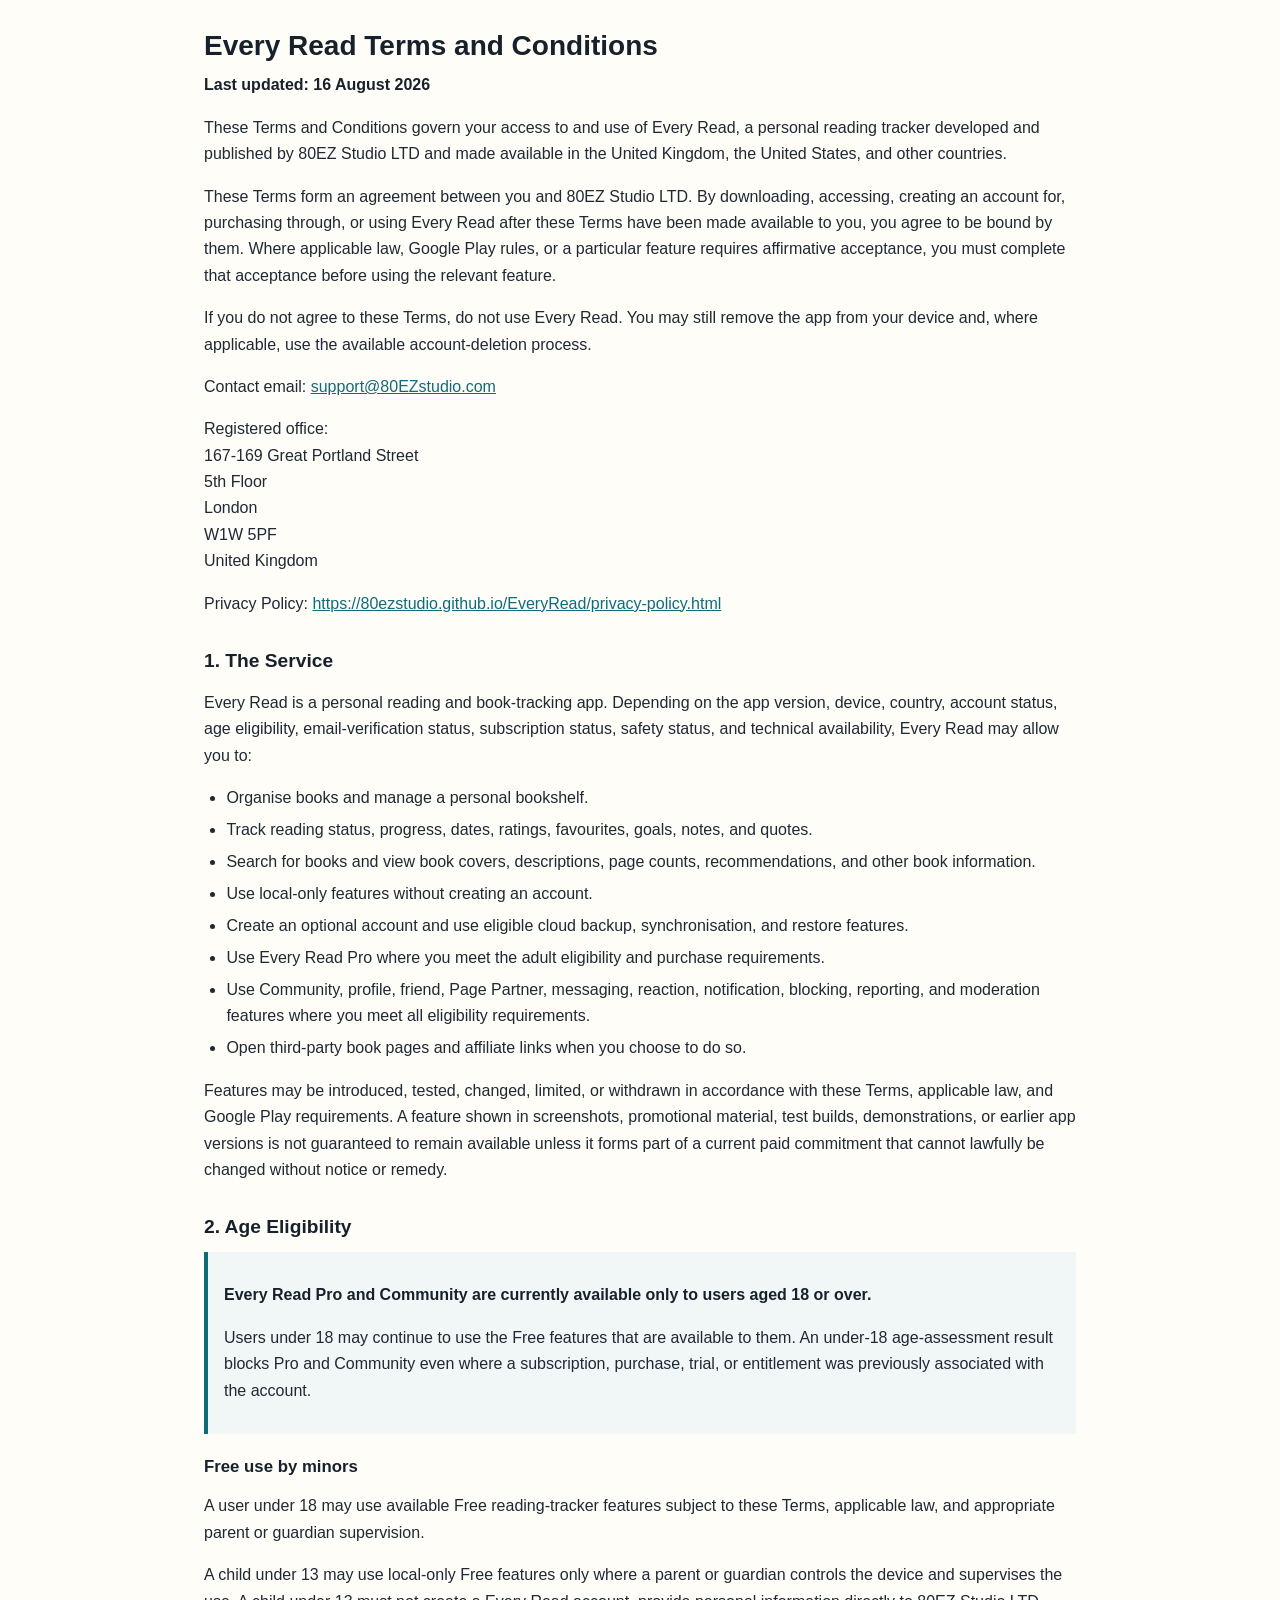
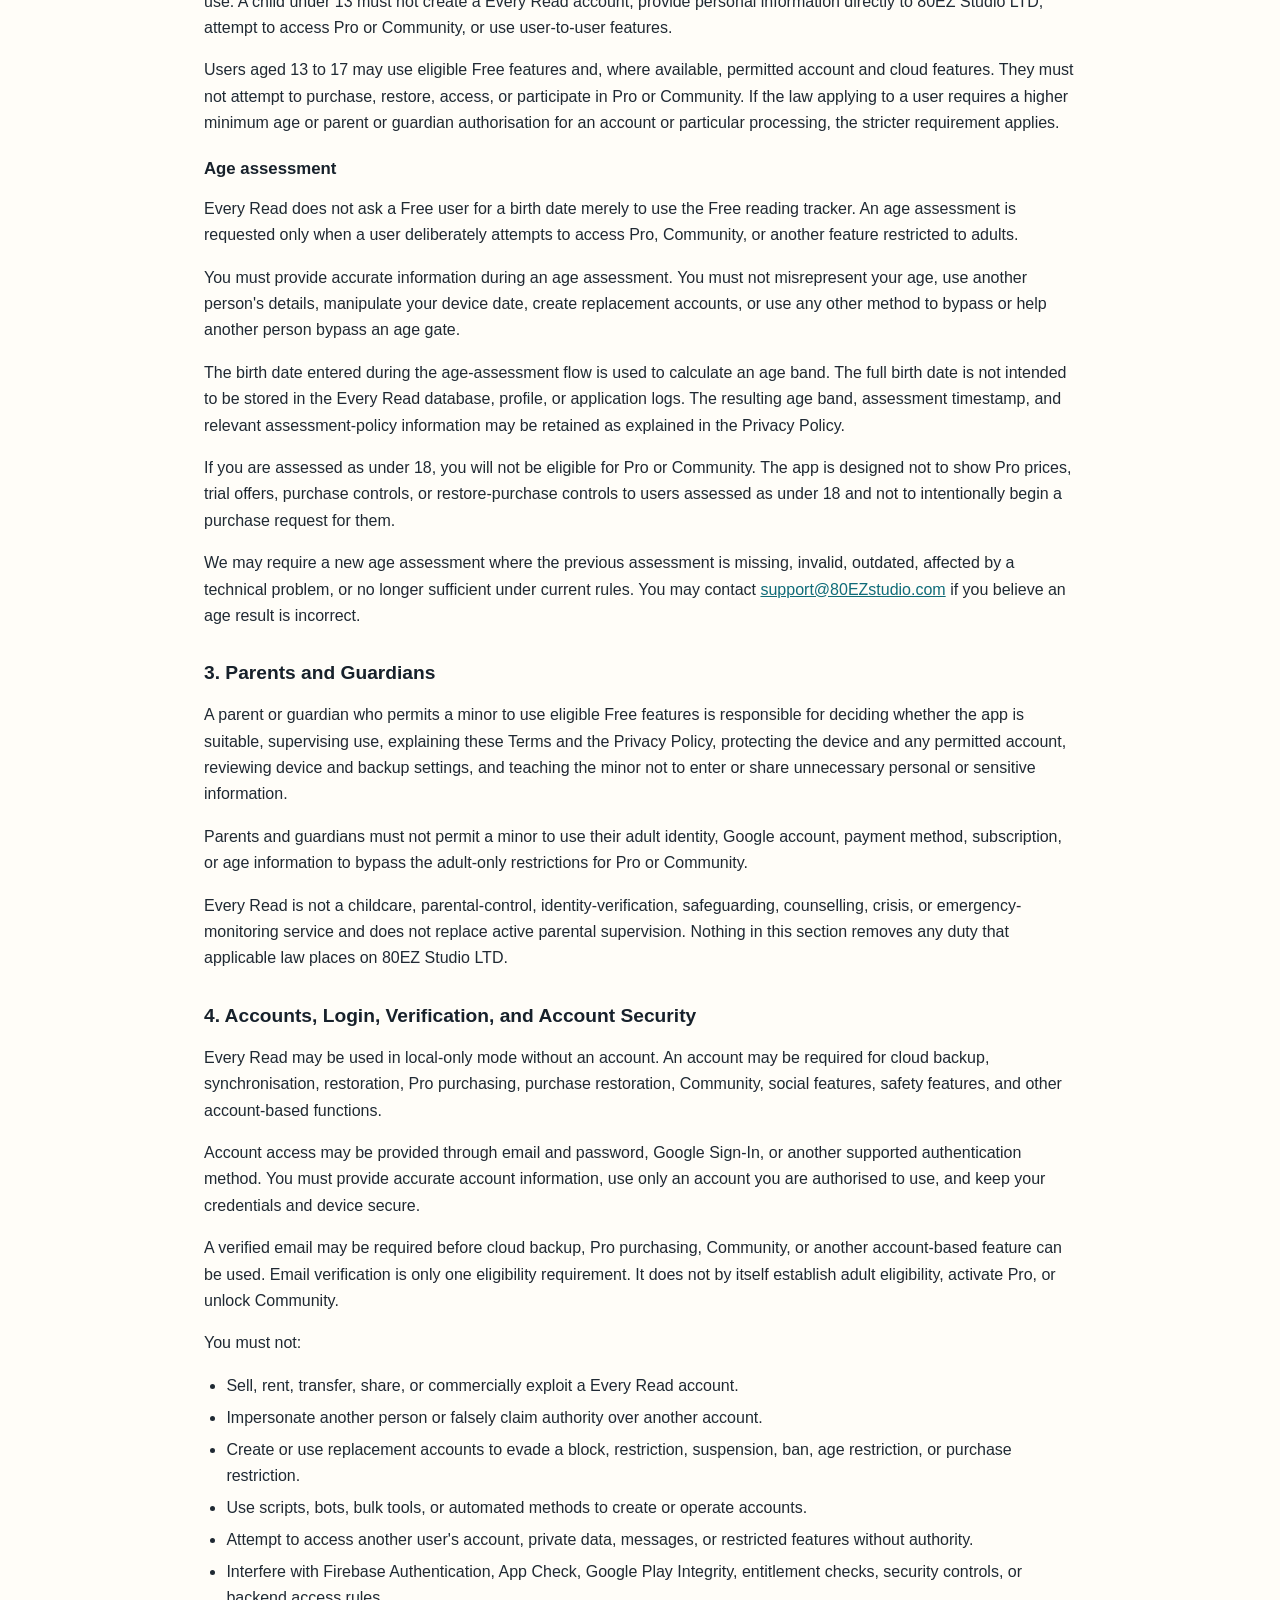
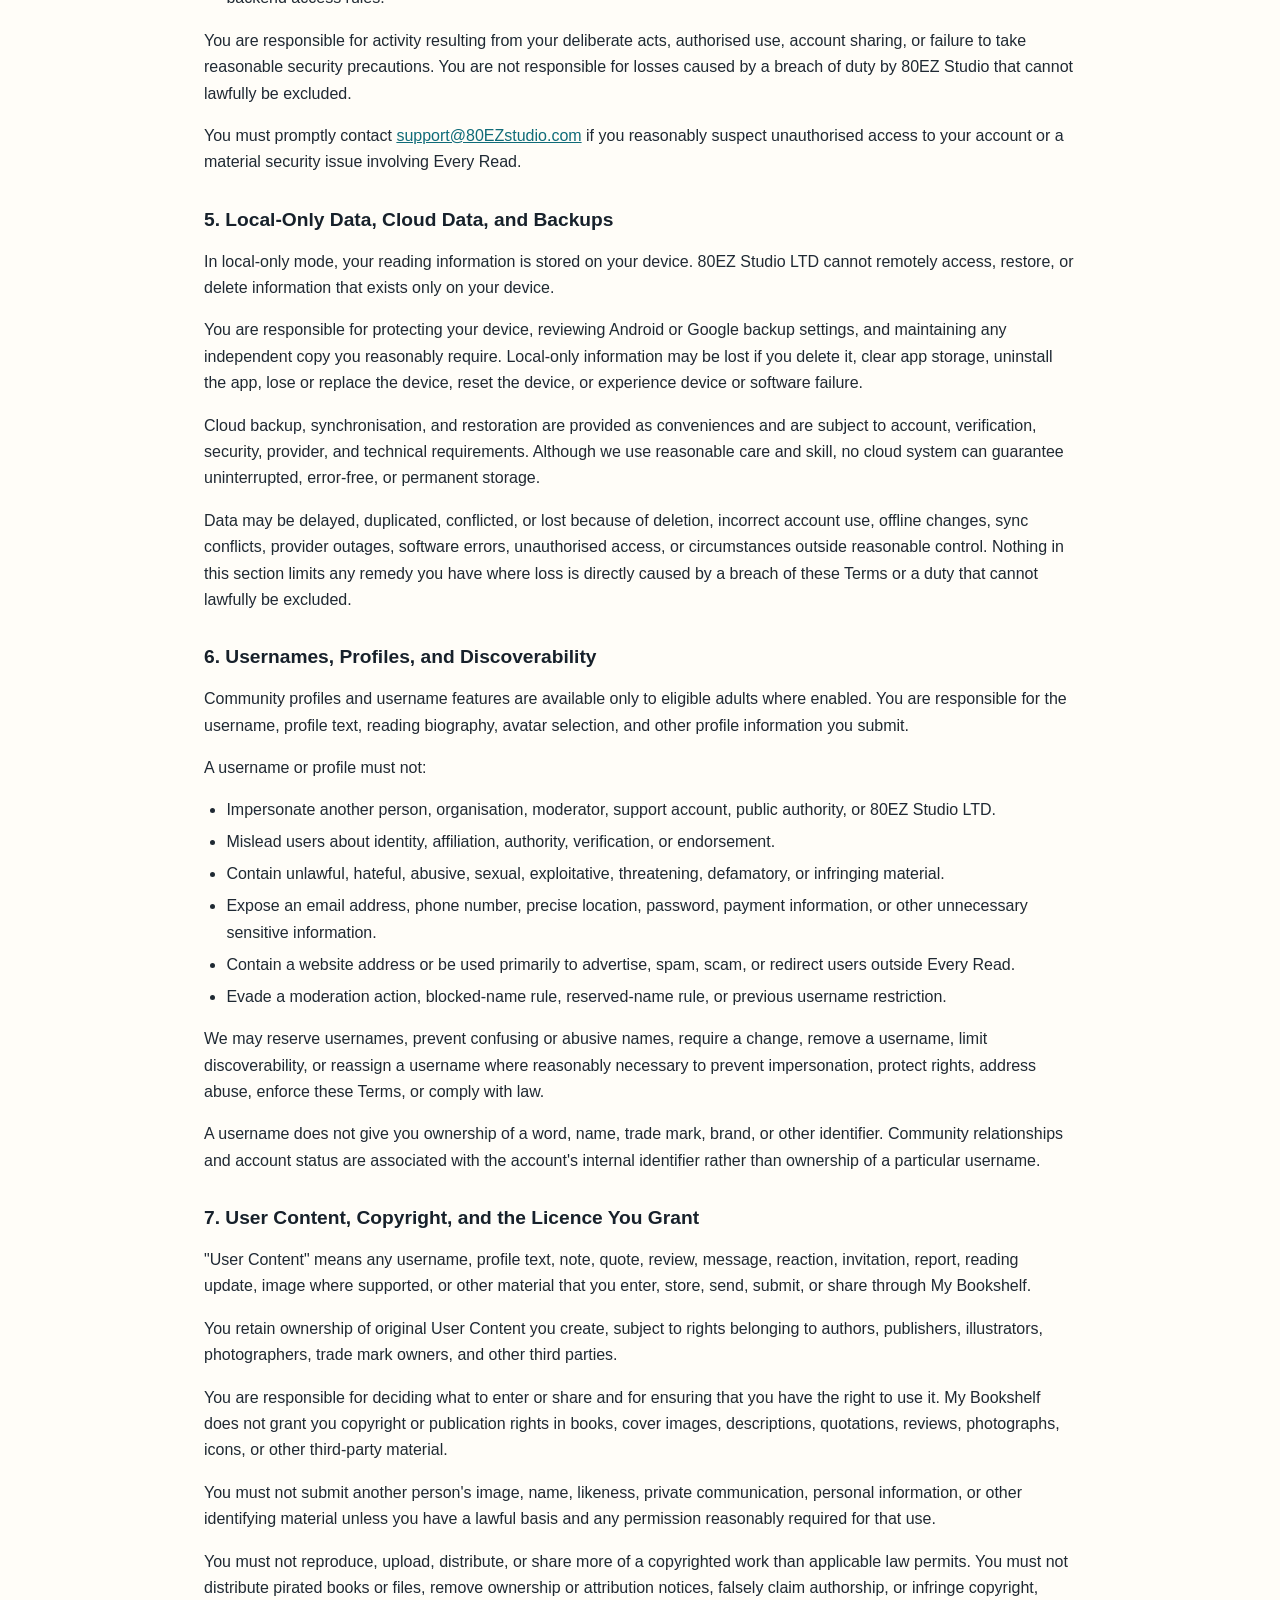
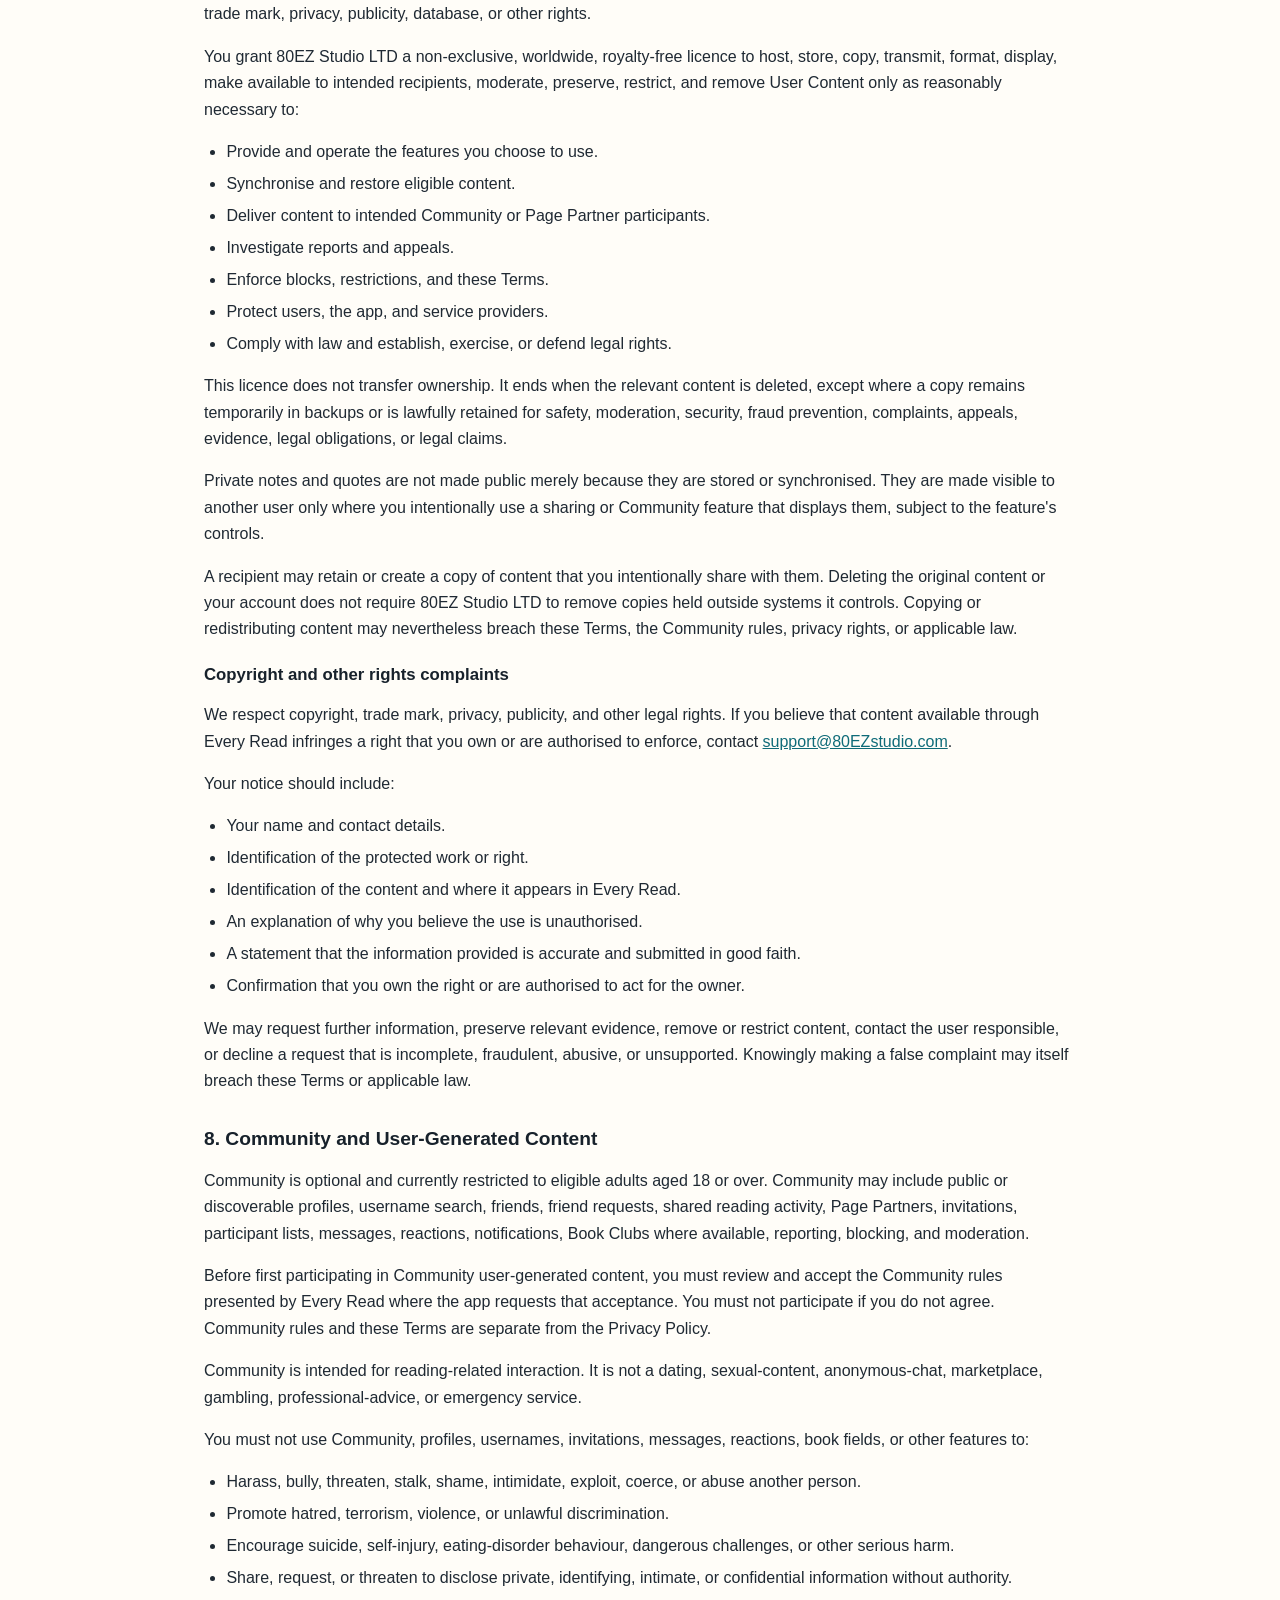
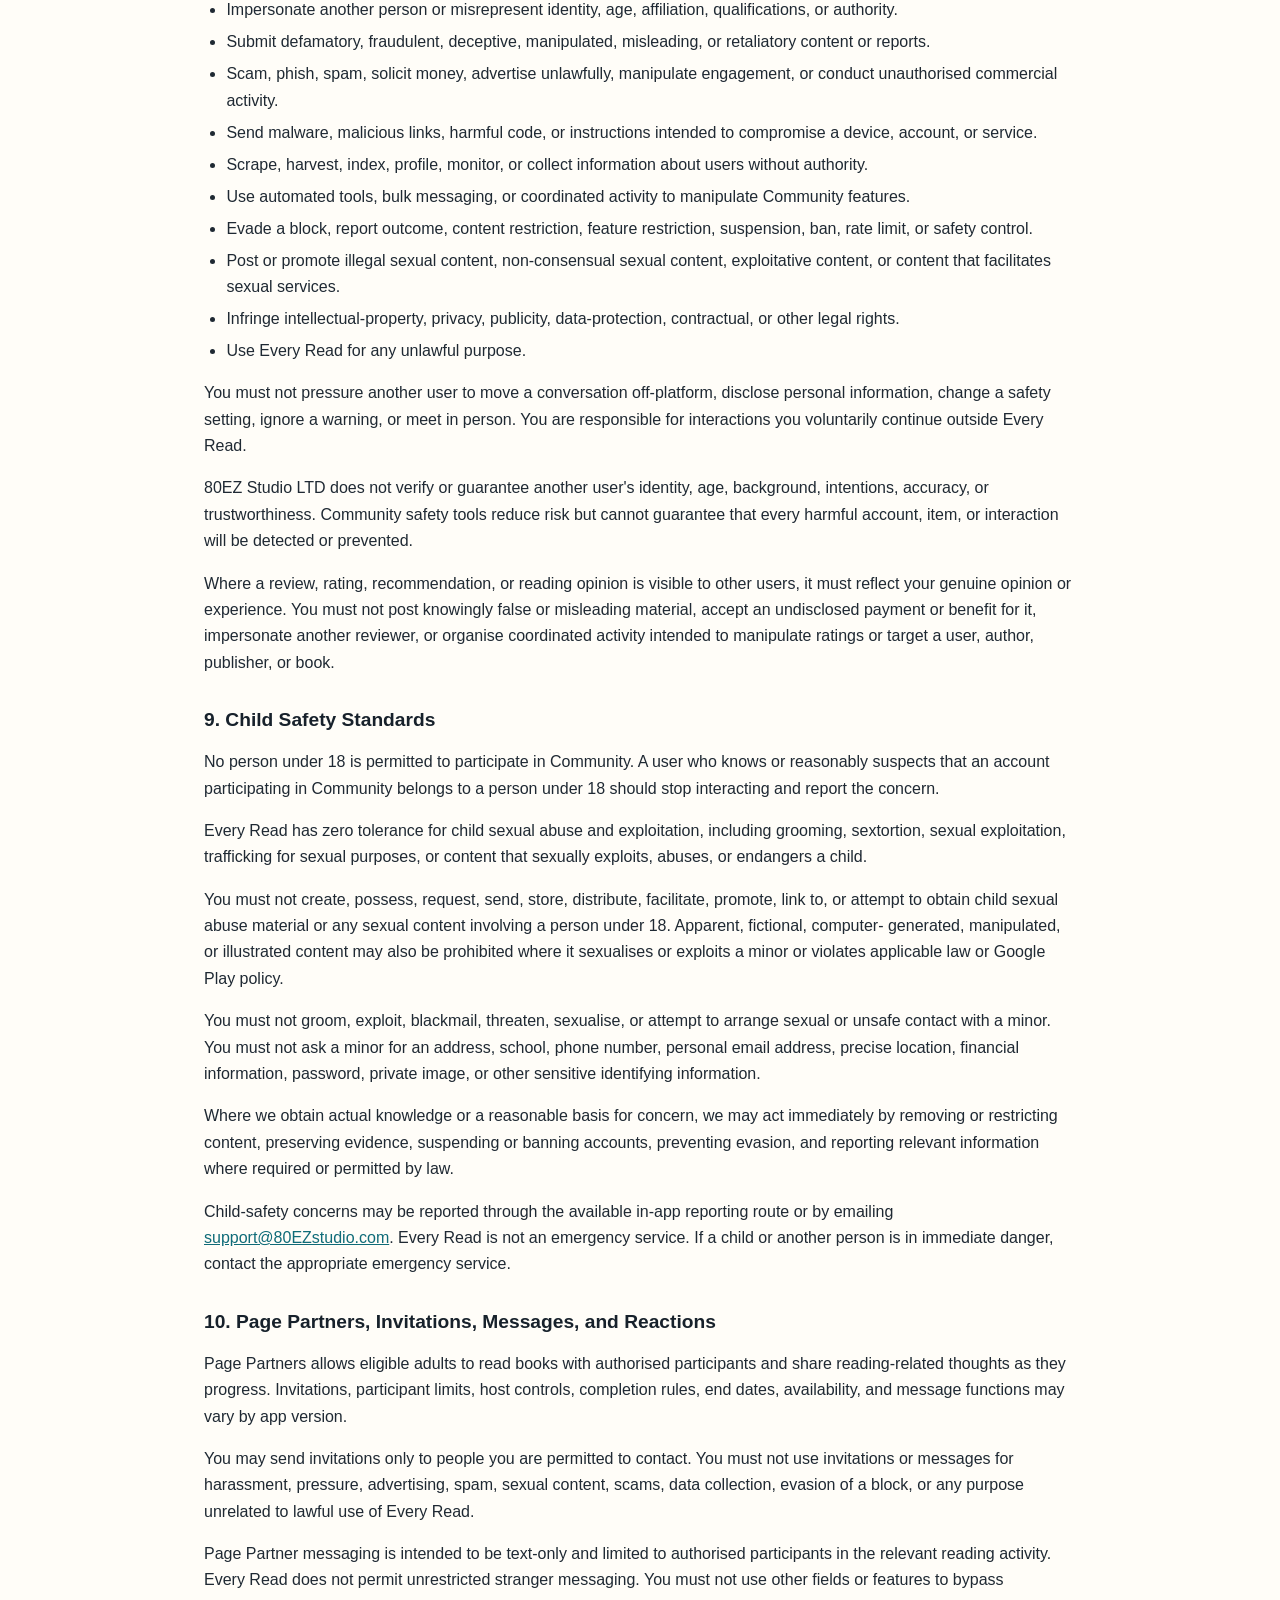
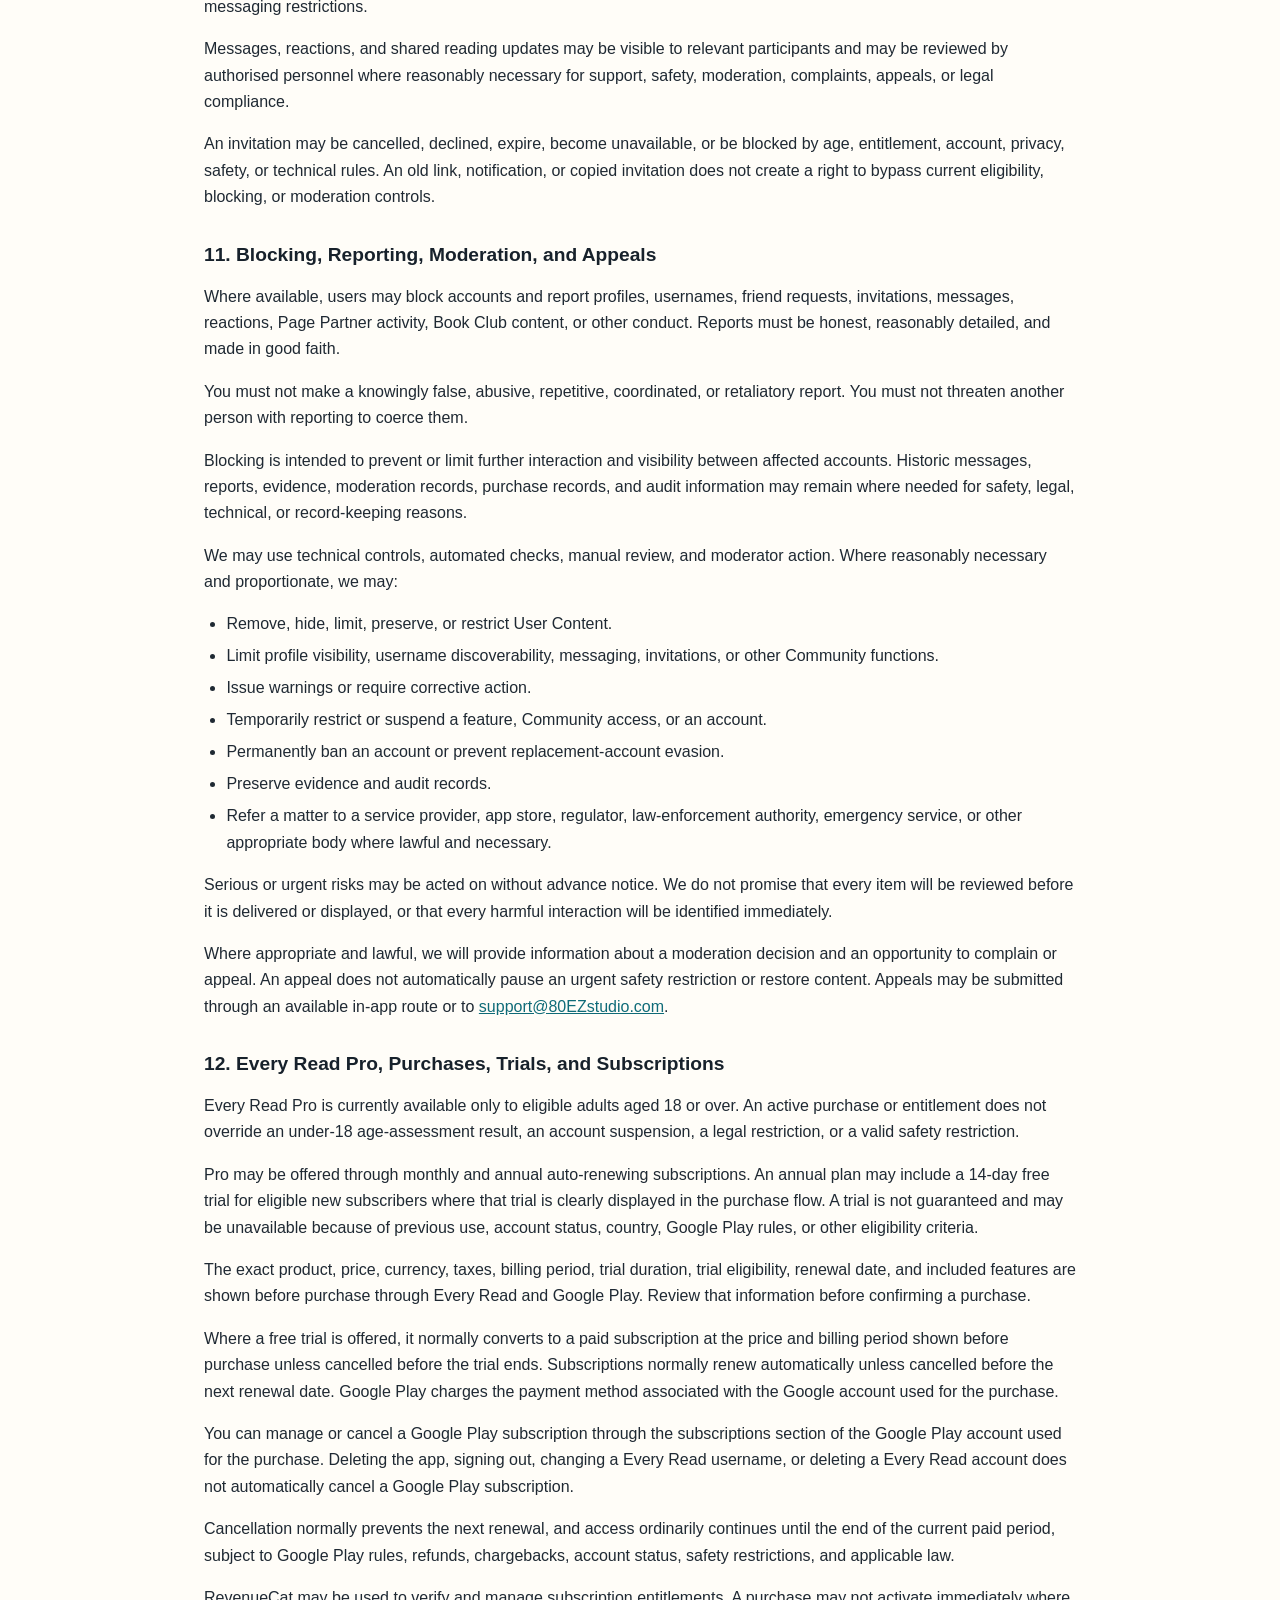
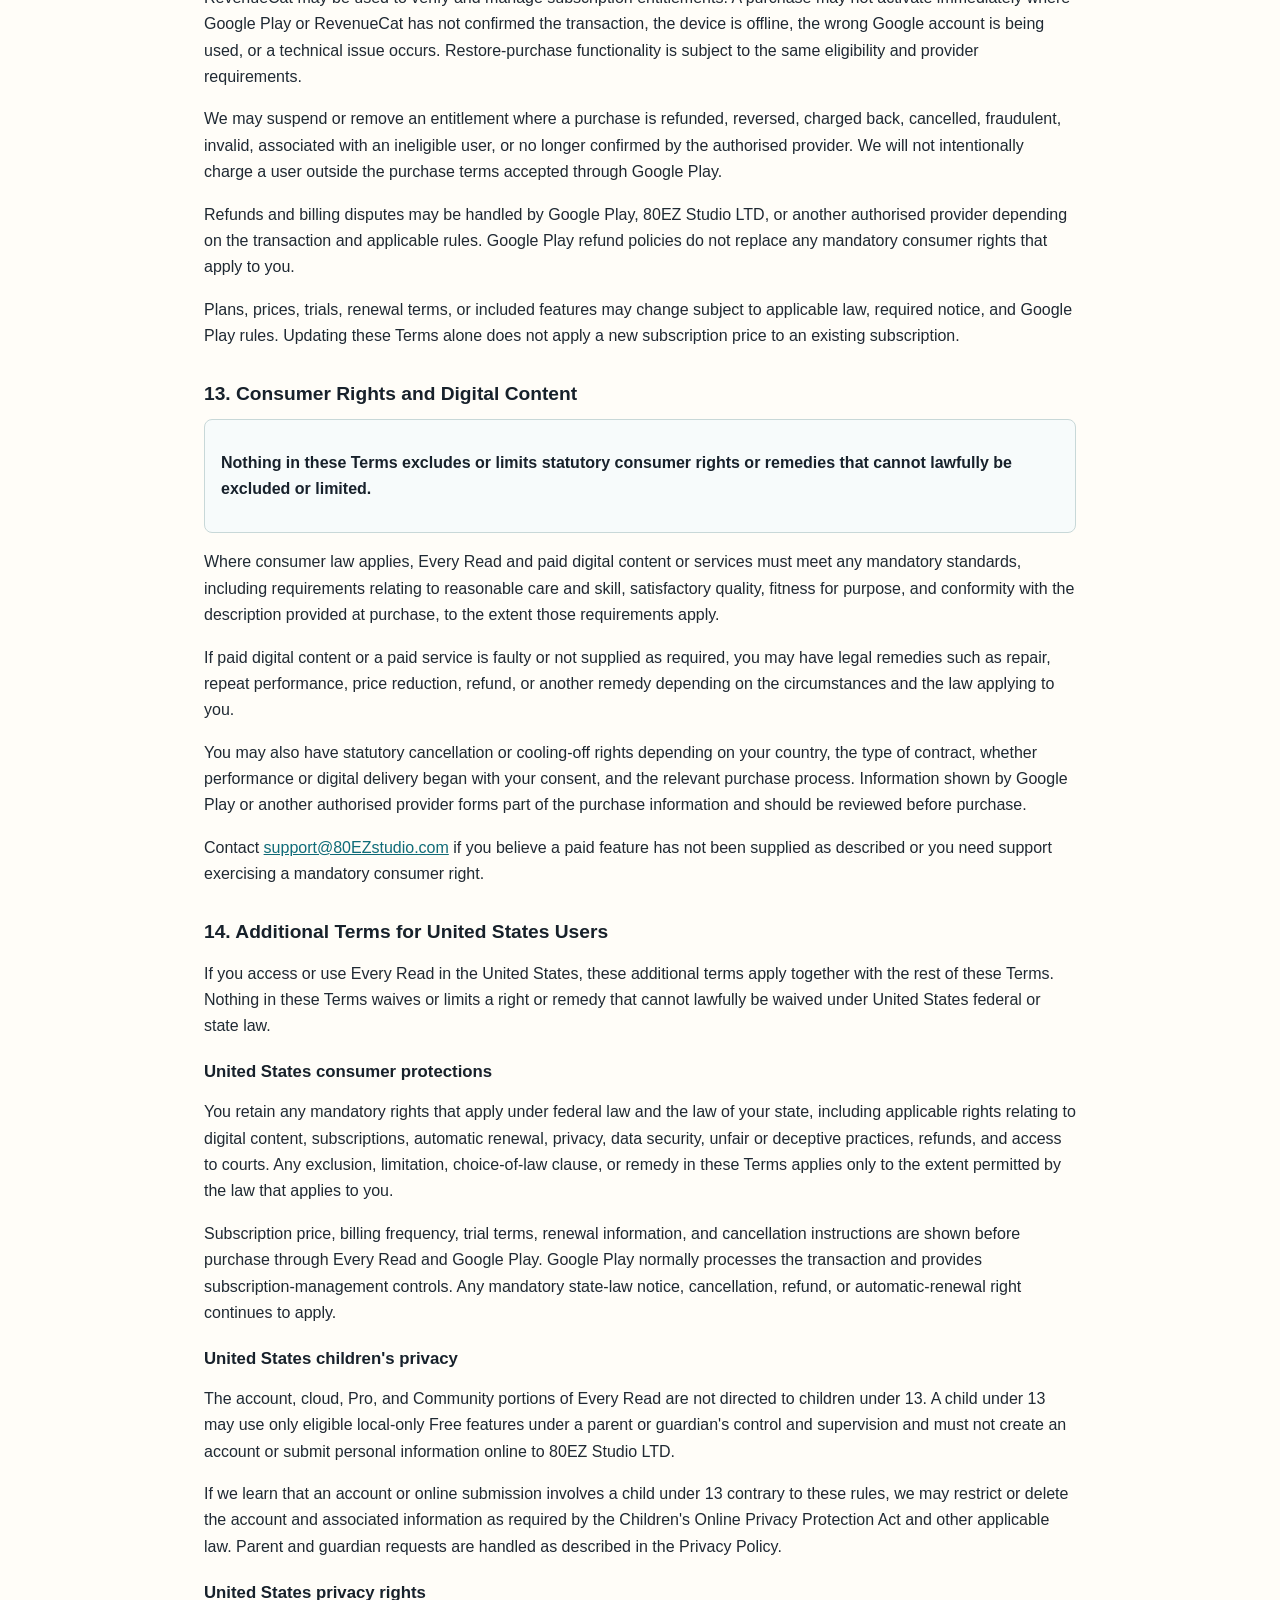
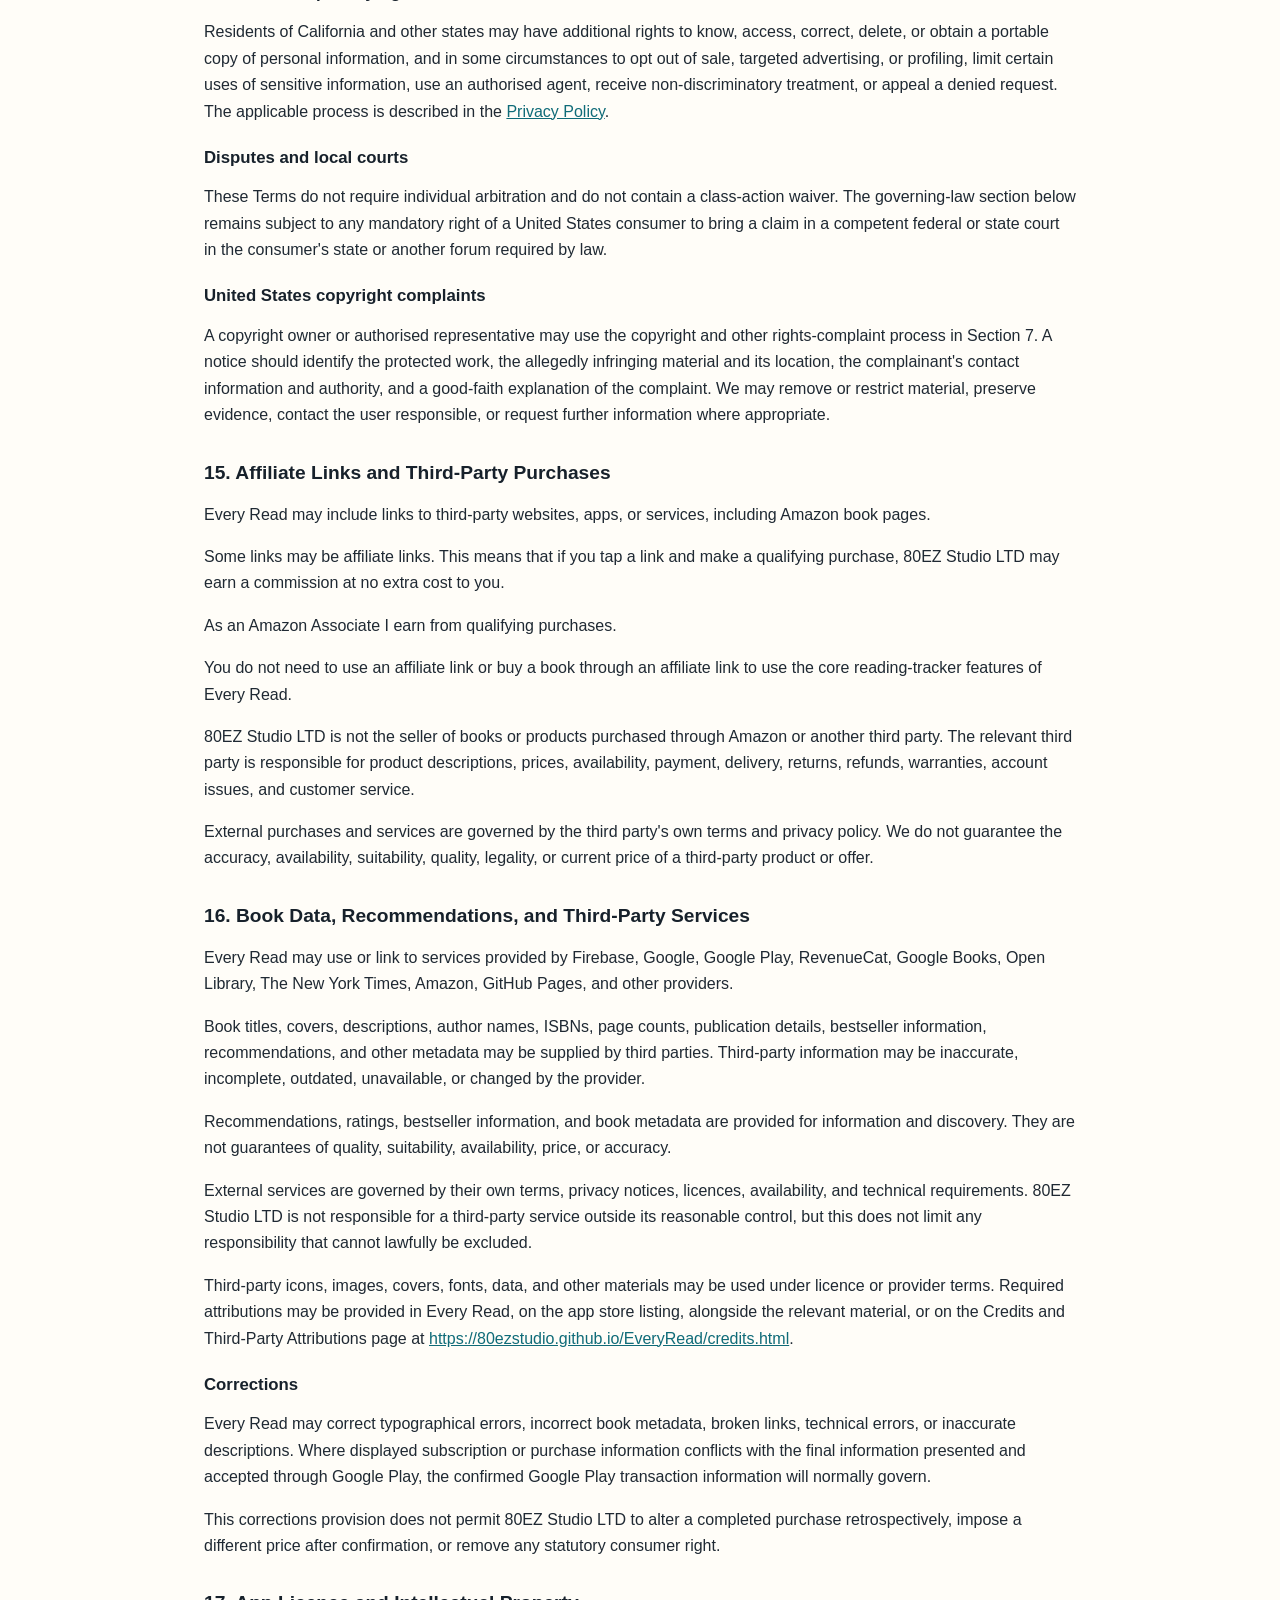
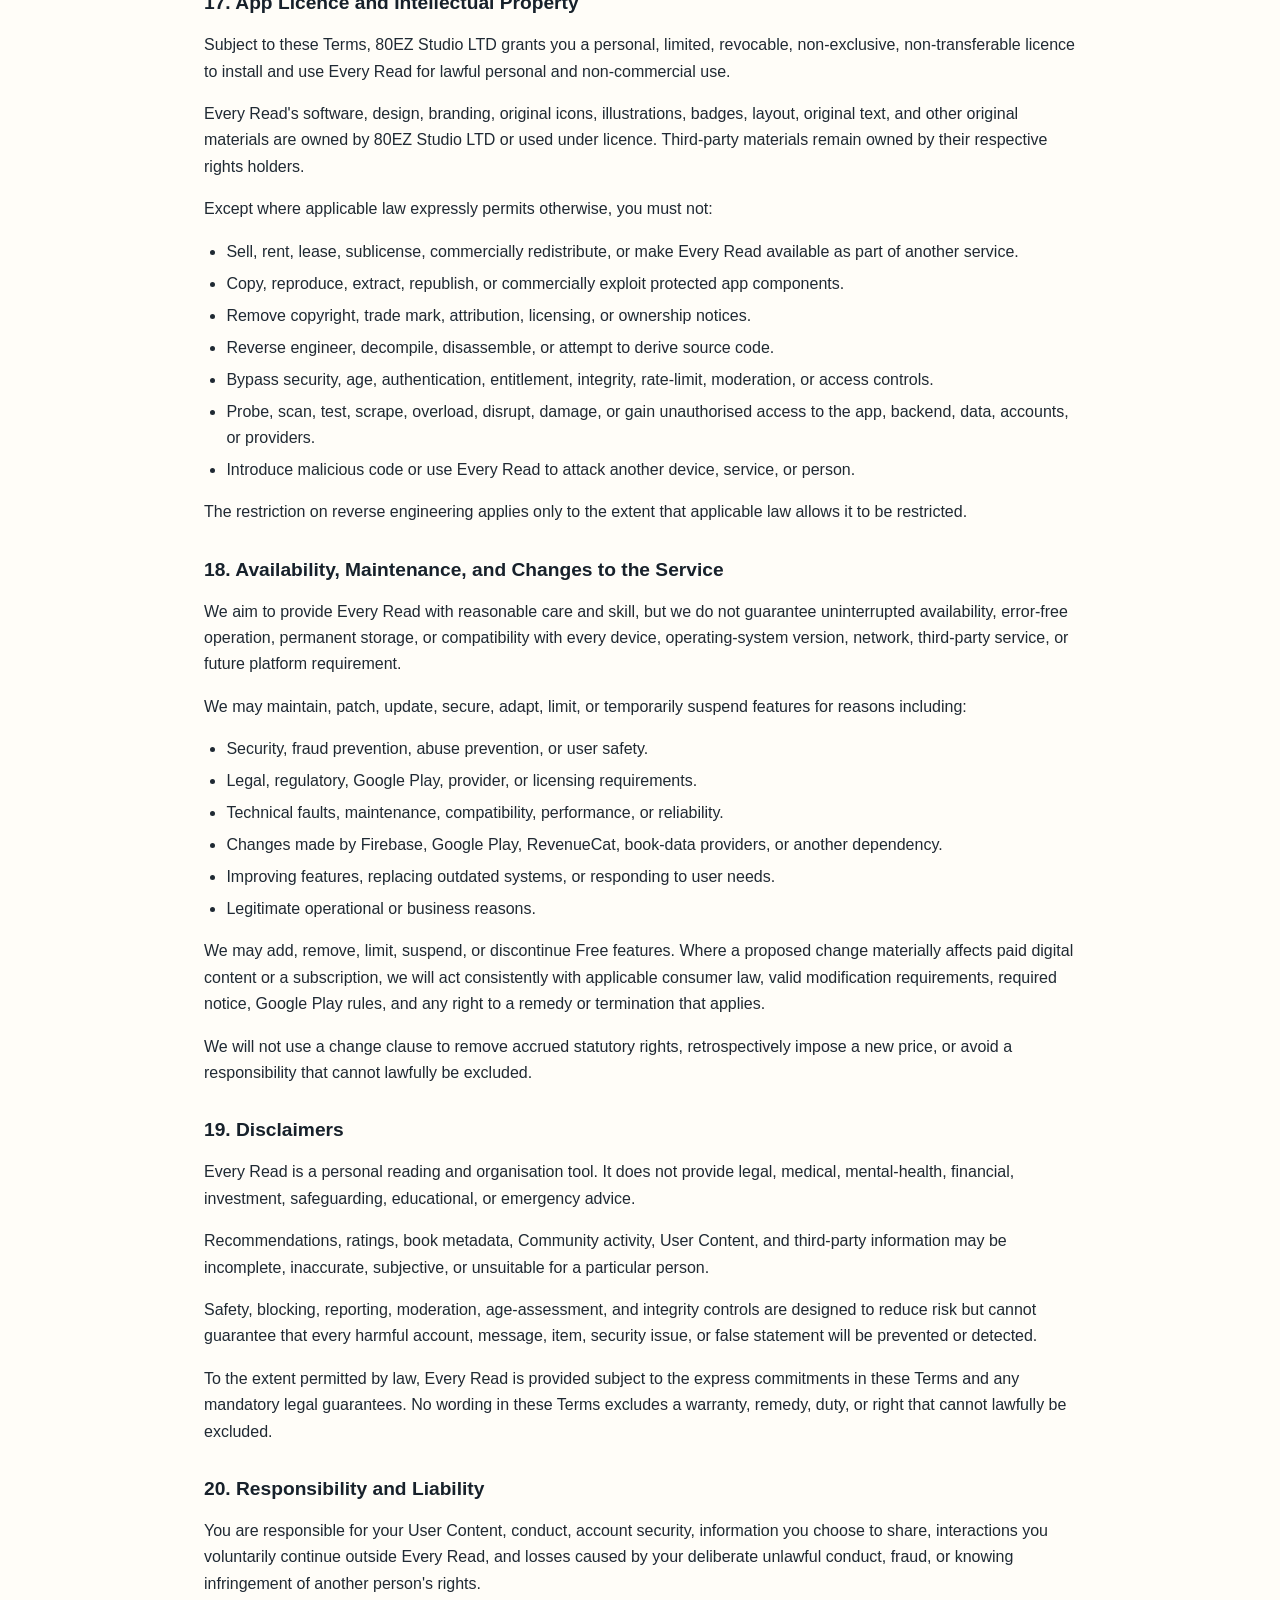
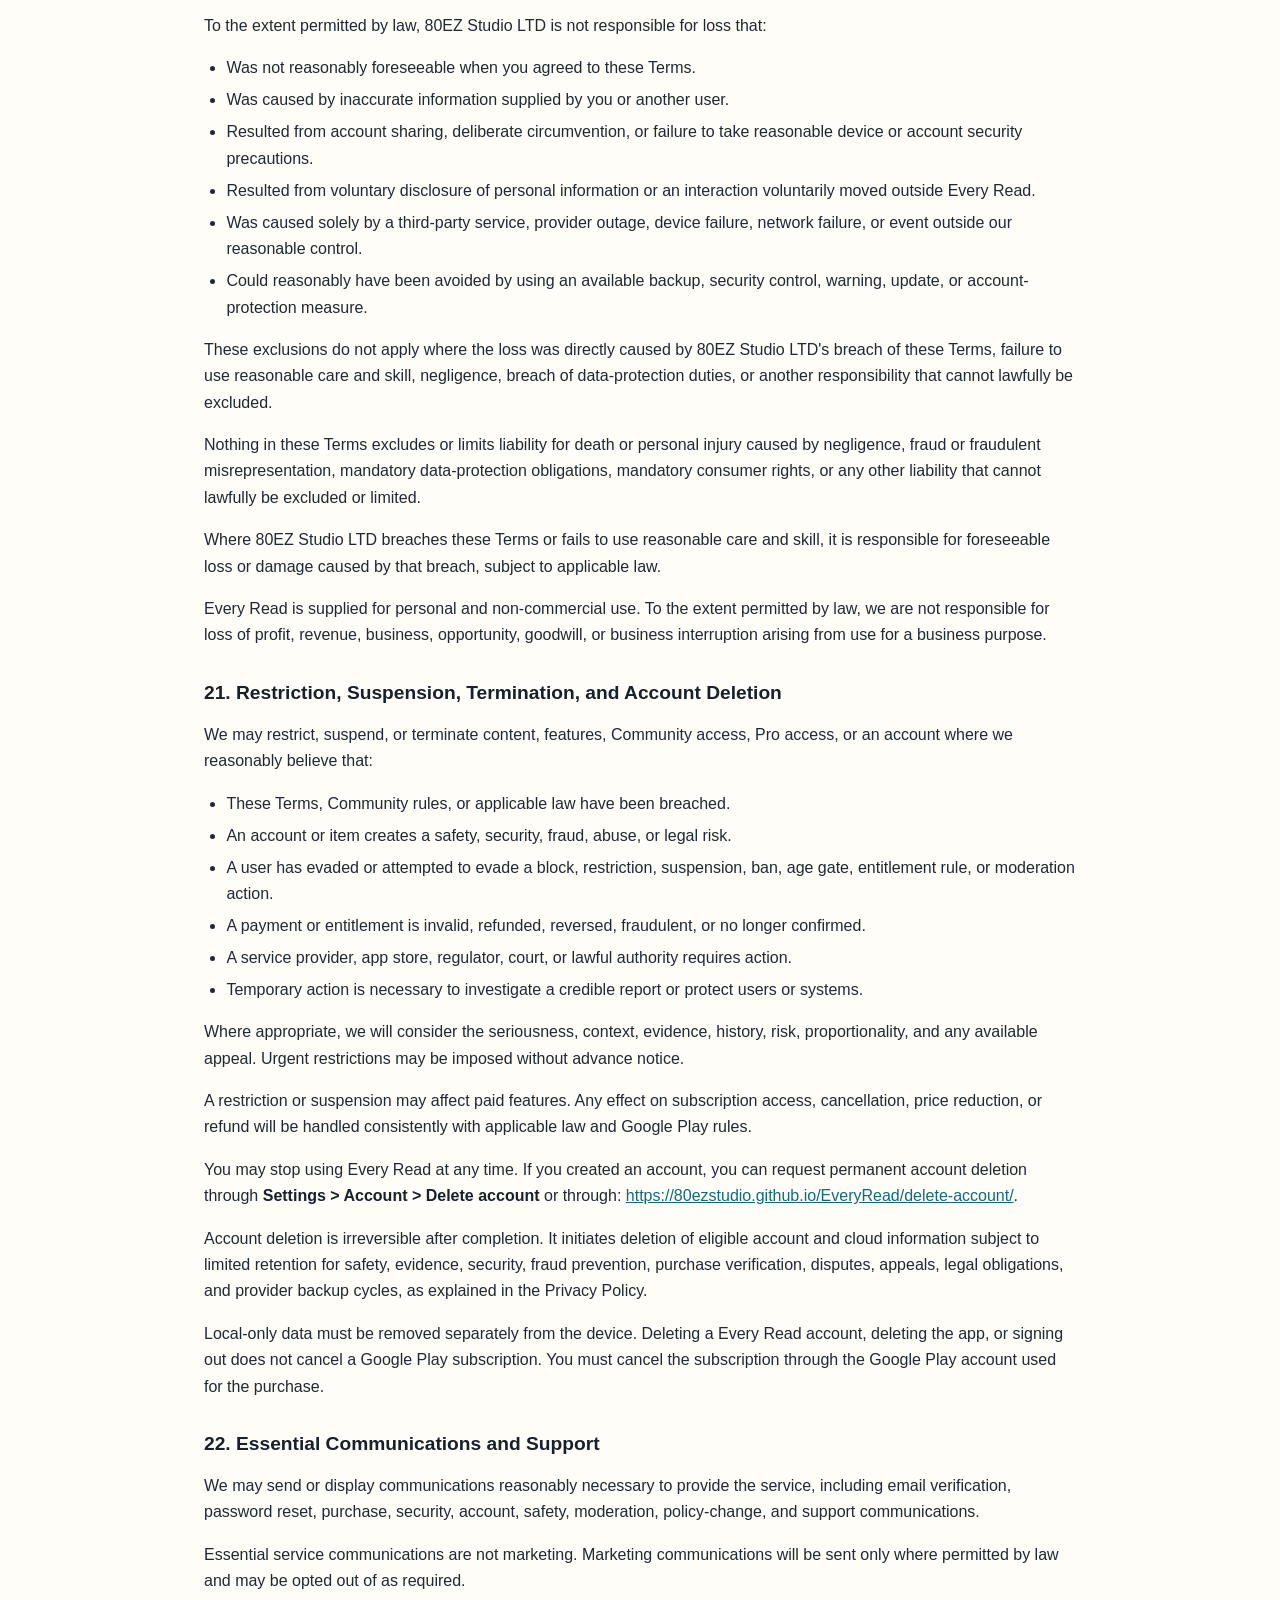
<file: terms-and-conditions.html>
<!DOCTYPE html>
<html lang="en">
<head>
  <meta charset="UTF-8">
  <meta name="viewport" content="width=device-width, initial-scale=1.0">
  <title>Every Read Terms and Conditions</title>
  <meta name="description" content="Terms and Conditions for the Every Read reading tracker app.">
  <style>
    :root {
      color-scheme: light;
    }

    * {
      box-sizing: border-box;
    }

    body {
      font-family: Arial, Helvetica, sans-serif;
      line-height: 1.65;
      color: #1f2933;
      margin: 0;
      background: #fffdf8;
    }

    main {
      width: min(100%, 920px);
      margin: 0 auto;
      padding: 28px 24px 48px;
    }

    h1,
    h2,
    h3 {
      color: #17212b;
      line-height: 1.3;
    }

    h1 {
      font-size: 1.75rem;
      margin: 0 0 0.5rem;
    }

    h2 {
      font-size: 1.2rem;
      margin: 2rem 0 0.75rem;
    }

    h3 {
      font-size: 1.05rem;
      margin: 1.35rem 0 0.55rem;
    }

    p,
    li {
      font-size: 1rem;
    }

    ul {
      padding-left: 1.4rem;
    }

    li + li {
      margin-top: 0.35rem;
    }

    a {
      color: #0f6b78;
      overflow-wrap: anywhere;
    }

    .updated {
      margin-top: 0;
    }

    .important {
      padding: 14px 16px;
      border-left: 4px solid #0f6b78;
      background: #f1f7f7;
    }

    .consumer-notice {
      padding: 14px 16px;
      border: 1px solid #c8d8d8;
      border-radius: 8px;
      background: #f7fbfb;
    }

    strong {
      color: #17212b;
    }

    footer {
      margin-top: 3rem;
      padding-top: 1rem;
      border-top: 1px solid #d8dee4;
      font-size: 0.92rem;
      color: #52606d;
    }
  </style>
</head>
<body>
  <main>
    <h1>Every Read Terms and Conditions</h1>

    <p class="updated"><strong>Last updated: 16 August 2026</strong></p>

    <p>
      These Terms and Conditions govern your access to and use of Every Read, a personal reading tracker developed and
      published by 80EZ Studio LTD and made available in the United Kingdom, the United States, and other countries.
    </p>

    <p>
      These Terms form an agreement between you and 80EZ Studio LTD. By downloading, accessing, creating an account for,
      purchasing through, or using Every Read after these Terms have been made available to you, you agree to be bound
      by them. Where applicable law, Google Play rules, or a particular feature requires affirmative acceptance, you
      must complete that acceptance before using the relevant feature.
    </p>

    <p>
      If you do not agree to these Terms, do not use Every Read. You may still remove the app from your device and,
      where applicable, use the available account-deletion process.
    </p>

    <p>
      Contact email: <a href="mailto:support@80EZstudio.com">support@80EZstudio.com</a>
    </p>

    <p>
      Registered office:<br>
      167-169 Great Portland Street<br>
      5th Floor<br>
      London<br>
      W1W 5PF<br>
      United Kingdom
    </p>

    <p>
      Privacy Policy:
      <a href="https://80ezstudio.github.io/EveryRead/privacy-policy.html">https://80ezstudio.github.io/EveryRead/privacy-policy.html</a>
    </p>

    <h2>1. The Service</h2>

    <p>
      Every Read is a personal reading and book-tracking app. Depending on the app version, device, country, account
      status, age eligibility, email-verification status, subscription status, safety status, and technical
      availability, Every Read may allow you to:
    </p>

    <ul>
      <li>Organise books and manage a personal bookshelf.</li>
      <li>Track reading status, progress, dates, ratings, favourites, goals, notes, and quotes.</li>
      <li>Search for books and view book covers, descriptions, page counts, recommendations, and other book information.</li>
      <li>Use local-only features without creating an account.</li>
      <li>Create an optional account and use eligible cloud backup, synchronisation, and restore features.</li>
      <li>Use Every Read Pro where you meet the adult eligibility and purchase requirements.</li>
      <li>Use Community, profile, friend, Page Partner, messaging, reaction, notification, blocking, reporting, and moderation features where you meet all eligibility requirements.</li>
      <li>Open third-party book pages and affiliate links when you choose to do so.</li>
    </ul>

    <p>
      Features may be introduced, tested, changed, limited, or withdrawn in accordance with these Terms, applicable law,
      and Google Play requirements. A feature shown in screenshots, promotional material, test builds, demonstrations,
      or earlier app versions is not guaranteed to remain available unless it forms part of a current paid commitment
      that cannot lawfully be changed without notice or remedy.
    </p>

    <h2>2. Age Eligibility</h2>

    <div class="important">
      <p>
        <strong>Every Read Pro and Community are currently available only to users aged 18 or over.</strong>
      </p>

      <p>
        Users under 18 may continue to use the Free features that are available to them. An under-18 age-assessment
        result blocks Pro and Community even where a subscription, purchase, trial, or entitlement was previously
        associated with the account.
      </p>
    </div>

    <h3>Free use by minors</h3>

    <p>
      A user under 18 may use available Free reading-tracker features subject to these Terms, applicable law, and
      appropriate parent or guardian supervision.
    </p>

    <p>
      A child under 13 may use local-only Free features only where a parent or guardian controls the device and
      supervises the use. A child under 13 must not create a Every Read account, provide personal information directly
      to 80EZ Studio LTD, attempt to access Pro or Community, or use user-to-user features.
    </p>

    <p>
      Users aged 13 to 17 may use eligible Free features and, where available, permitted account and cloud features.
      They must not attempt to purchase, restore, access, or participate in Pro or Community. If the law applying to a
      user requires a higher minimum age or parent or guardian authorisation for an account or particular processing,
      the stricter requirement applies.
    </p>

    <h3>Age assessment</h3>

    <p>
      Every Read does not ask a Free user for a birth date merely to use the Free reading tracker. An age assessment is
      requested only when a user deliberately attempts to access Pro, Community, or another feature restricted to
      adults.
    </p>

    <p>
      You must provide accurate information during an age assessment. You must not misrepresent your age, use another
      person's details, manipulate your device date, create replacement accounts, or use any other method to bypass or
      help another person bypass an age gate.
    </p>

    <p>
      The birth date entered during the age-assessment flow is used to calculate an age band. The full birth date is not
      intended to be stored in the Every Read database, profile, or application logs. The resulting age band,
      assessment timestamp, and relevant assessment-policy information may be retained as explained in the Privacy
      Policy.
    </p>

    <p>
      If you are assessed as under 18, you will not be eligible for Pro or Community. The app is designed not to show
      Pro prices, trial offers, purchase controls, or restore-purchase controls to users assessed as under 18 and not to
      intentionally begin a purchase request for them.
    </p>

    <p>
      We may require a new age assessment where the previous assessment is missing, invalid, outdated, affected by a
      technical problem, or no longer sufficient under current rules. You may contact
      <a href="mailto:support@80EZstudio.com">support@80EZstudio.com</a> if you believe an age result is incorrect.
    </p>

    <h2>3. Parents and Guardians</h2>

    <p>
      A parent or guardian who permits a minor to use eligible Free features is responsible for deciding whether the app
      is suitable, supervising use, explaining these Terms and the Privacy Policy, protecting the device and any
      permitted account, reviewing device and backup settings, and teaching the minor not to enter or share unnecessary
      personal or sensitive information.
    </p>

    <p>
      Parents and guardians must not permit a minor to use their adult identity, Google account, payment method,
      subscription, or age information to bypass the adult-only restrictions for Pro or Community.
    </p>

    <p>
      Every Read is not a childcare, parental-control, identity-verification, safeguarding, counselling, crisis, or
      emergency-monitoring service and does not replace active parental supervision. Nothing in this section removes any
      duty that applicable law places on 80EZ Studio LTD.
    </p>

    <h2>4. Accounts, Login, Verification, and Account Security</h2>

    <p>
      Every Read may be used in local-only mode without an account. An account may be required for cloud backup,
      synchronisation, restoration, Pro purchasing, purchase restoration, Community, social features, safety features,
      and other account-based functions.
    </p>

    <p>
      Account access may be provided through email and password, Google Sign-In, or another supported authentication
      method. You must provide accurate account information, use only an account you are authorised to use, and keep your
      credentials and device secure.
    </p>

    <p>
      A verified email may be required before cloud backup, Pro purchasing, Community, or another account-based feature
      can be used. Email verification is only one eligibility requirement. It does not by itself establish adult
      eligibility, activate Pro, or unlock Community.
    </p>

    <p>
      You must not:
    </p>

    <ul>
      <li>Sell, rent, transfer, share, or commercially exploit a Every Read account.</li>
      <li>Impersonate another person or falsely claim authority over another account.</li>
      <li>Create or use replacement accounts to evade a block, restriction, suspension, ban, age restriction, or purchase restriction.</li>
      <li>Use scripts, bots, bulk tools, or automated methods to create or operate accounts.</li>
      <li>Attempt to access another user's account, private data, messages, or restricted features without authority.</li>
      <li>Interfere with Firebase Authentication, App Check, Google Play Integrity, entitlement checks, security controls, or backend access rules.</li>
    </ul>

    <p>
      You are responsible for activity resulting from your deliberate acts, authorised use, account sharing, or failure
      to take reasonable security precautions. You are not responsible for losses caused by a breach of duty by 80EZ
      Studio that cannot lawfully be excluded.
    </p>

    <p>
      You must promptly contact <a href="mailto:support@80EZstudio.com">support@80EZstudio.com</a> if you reasonably suspect
      unauthorised access to your account or a material security issue involving Every Read.
    </p>

    <h2>5. Local-Only Data, Cloud Data, and Backups</h2>

    <p>
      In local-only mode, your reading information is stored on your device. 80EZ Studio LTD cannot remotely access, restore,
      or delete information that exists only on your device.
    </p>

    <p>
      You are responsible for protecting your device, reviewing Android or Google backup settings, and maintaining any
      independent copy you reasonably require. Local-only information may be lost if you delete it, clear app storage,
      uninstall the app, lose or replace the device, reset the device, or experience device or software failure.
    </p>

    <p>
      Cloud backup, synchronisation, and restoration are provided as conveniences and are subject to account,
      verification, security, provider, and technical requirements. Although we use reasonable care and skill, no cloud
      system can guarantee uninterrupted, error-free, or permanent storage.
    </p>

    <p>
      Data may be delayed, duplicated, conflicted, or lost because of deletion, incorrect account use, offline changes,
      sync conflicts, provider outages, software errors, unauthorised access, or circumstances outside reasonable
      control. Nothing in this section limits any remedy you have where loss is directly caused by a breach of these
      Terms or a duty that cannot lawfully be excluded.
    </p>

    <h2>6. Usernames, Profiles, and Discoverability</h2>

    <p>
      Community profiles and username features are available only to eligible adults where enabled. You are responsible
      for the username, profile text, reading biography, avatar selection, and other profile information you submit.
    </p>

    <p>
      A username or profile must not:
    </p>

    <ul>
      <li>Impersonate another person, organisation, moderator, support account, public authority, or 80EZ Studio LTD.</li>
      <li>Mislead users about identity, affiliation, authority, verification, or endorsement.</li>
      <li>Contain unlawful, hateful, abusive, sexual, exploitative, threatening, defamatory, or infringing material.</li>
      <li>Expose an email address, phone number, precise location, password, payment information, or other unnecessary sensitive information.</li>
      <li>Contain a website address or be used primarily to advertise, spam, scam, or redirect users outside Every Read.</li>
      <li>Evade a moderation action, blocked-name rule, reserved-name rule, or previous username restriction.</li>
    </ul>

    <p>
      We may reserve usernames, prevent confusing or abusive names, require a change, remove a username, limit
      discoverability, or reassign a username where reasonably necessary to prevent impersonation, protect rights,
      address abuse, enforce these Terms, or comply with law.
    </p>

    <p>
      A username does not give you ownership of a word, name, trade mark, brand, or other identifier. Community
      relationships and account status are associated with the account's internal identifier rather than ownership of a
      particular username.
    </p>

    <h2>7. User Content, Copyright, and the Licence You Grant</h2>

    <p>
      "User Content" means any username, profile text, note, quote, review, message, reaction, invitation, report,
      reading update, image where supported, or other material that you enter, store, send, submit, or share through My
      Bookshelf.
    </p>

    <p>
      You retain ownership of original User Content you create, subject to rights belonging to authors, publishers,
      illustrators, photographers, trade mark owners, and other third parties.
    </p>

    <p>
      You are responsible for deciding what to enter or share and for ensuring that you have the right to use it. My
      Bookshelf does not grant you copyright or publication rights in books, cover images, descriptions, quotations,
      reviews, photographs, icons, or other third-party material.
    </p>

    <p>
      You must not submit another person's image, name, likeness, private communication, personal information, or other
      identifying material unless you have a lawful basis and any permission reasonably required for that use.
    </p>

    <p>
      You must not reproduce, upload, distribute, or share more of a copyrighted work than applicable law permits. You
      must not distribute pirated books or files, remove ownership or attribution notices, falsely claim authorship, or
      infringe copyright, trade mark, privacy, publicity, database, or other rights.
    </p>

    <p>
      You grant 80EZ Studio LTD a non-exclusive, worldwide, royalty-free licence to host, store, copy, transmit, format,
      display, make available to intended recipients, moderate, preserve, restrict, and remove User Content only as
      reasonably necessary to:
    </p>

    <ul>
      <li>Provide and operate the features you choose to use.</li>
      <li>Synchronise and restore eligible content.</li>
      <li>Deliver content to intended Community or Page Partner participants.</li>
      <li>Investigate reports and appeals.</li>
      <li>Enforce blocks, restrictions, and these Terms.</li>
      <li>Protect users, the app, and service providers.</li>
      <li>Comply with law and establish, exercise, or defend legal rights.</li>
    </ul>

    <p>
      This licence does not transfer ownership. It ends when the relevant content is deleted, except where a copy remains
      temporarily in backups or is lawfully retained for safety, moderation, security, fraud prevention, complaints,
      appeals, evidence, legal obligations, or legal claims.
    </p>

    <p>
      Private notes and quotes are not made public merely because they are stored or synchronised. They are made visible
      to another user only where you intentionally use a sharing or Community feature that displays them, subject to the
      feature's controls.
    </p>

    <p>
      A recipient may retain or create a copy of content that you intentionally share with them. Deleting the original
      content or your account does not require 80EZ Studio LTD to remove copies held outside systems it controls. Copying or
      redistributing content may nevertheless breach these Terms, the Community rules, privacy rights, or applicable law.
    </p>

    <h3>Copyright and other rights complaints</h3>

    <p>
      We respect copyright, trade mark, privacy, publicity, and other legal rights. If you believe that content available
      through Every Read infringes a right that you own or are authorised to enforce, contact
      <a href="mailto:support@80EZstudio.com">support@80EZstudio.com</a>.
    </p>

    <p>Your notice should include:</p>

    <ul>
      <li>Your name and contact details.</li>
      <li>Identification of the protected work or right.</li>
      <li>Identification of the content and where it appears in Every Read.</li>
      <li>An explanation of why you believe the use is unauthorised.</li>
      <li>A statement that the information provided is accurate and submitted in good faith.</li>
      <li>Confirmation that you own the right or are authorised to act for the owner.</li>
    </ul>

    <p>
      We may request further information, preserve relevant evidence, remove or restrict content, contact the user
      responsible, or decline a request that is incomplete, fraudulent, abusive, or unsupported. Knowingly making a
      false complaint may itself breach these Terms or applicable law.
    </p>

    <h2>8. Community and User-Generated Content</h2>

    <p>
      Community is optional and currently restricted to eligible adults aged 18 or over. Community may include public
      or discoverable profiles, username search, friends, friend requests, shared reading activity, Page Partners,
      invitations, participant lists, messages, reactions, notifications, Book Clubs where available, reporting,
      blocking, and moderation.
    </p>

    <p>
      Before first participating in Community user-generated content, you must review and accept the Community rules
      presented by Every Read where the app requests that acceptance. You must not participate if you do not agree.
      Community rules and these Terms are separate from the Privacy Policy.
    </p>

    <p>
      Community is intended for reading-related interaction. It is not a dating, sexual-content, anonymous-chat,
      marketplace, gambling, professional-advice, or emergency service.
    </p>

    <p>
      You must not use Community, profiles, usernames, invitations, messages, reactions, book fields, or other features
      to:
    </p>

    <ul>
      <li>Harass, bully, threaten, stalk, shame, intimidate, exploit, coerce, or abuse another person.</li>
      <li>Promote hatred, terrorism, violence, or unlawful discrimination.</li>
      <li>Encourage suicide, self-injury, eating-disorder behaviour, dangerous challenges, or other serious harm.</li>
      <li>Share, request, or threaten to disclose private, identifying, intimate, or confidential information without authority.</li>
      <li>Impersonate another person or misrepresent identity, age, affiliation, qualifications, or authority.</li>
      <li>Submit defamatory, fraudulent, deceptive, manipulated, misleading, or retaliatory content or reports.</li>
      <li>Scam, phish, spam, solicit money, advertise unlawfully, manipulate engagement, or conduct unauthorised commercial activity.</li>
      <li>Send malware, malicious links, harmful code, or instructions intended to compromise a device, account, or service.</li>
      <li>Scrape, harvest, index, profile, monitor, or collect information about users without authority.</li>
      <li>Use automated tools, bulk messaging, or coordinated activity to manipulate Community features.</li>
      <li>Evade a block, report outcome, content restriction, feature restriction, suspension, ban, rate limit, or safety control.</li>
      <li>Post or promote illegal sexual content, non-consensual sexual content, exploitative content, or content that facilitates sexual services.</li>
      <li>Infringe intellectual-property, privacy, publicity, data-protection, contractual, or other legal rights.</li>
      <li>Use Every Read for any unlawful purpose.</li>
    </ul>

    <p>
      You must not pressure another user to move a conversation off-platform, disclose personal information, change a
      safety setting, ignore a warning, or meet in person. You are responsible for interactions you voluntarily continue
      outside Every Read.
    </p>

    <p>
      80EZ Studio LTD does not verify or guarantee another user's identity, age, background, intentions, accuracy, or
      trustworthiness. Community safety tools reduce risk but cannot guarantee that every harmful account, item, or
      interaction will be detected or prevented.
    </p>

    <p>
      Where a review, rating, recommendation, or reading opinion is visible to other users, it must reflect your genuine
      opinion or experience. You must not post knowingly false or misleading material, accept an undisclosed payment or
      benefit for it, impersonate another reviewer, or organise coordinated activity intended to manipulate ratings or
      target a user, author, publisher, or book.
    </p>

    <h2>9. Child Safety Standards</h2>

    <p>
      No person under 18 is permitted to participate in Community. A user who knows or reasonably suspects that an
      account participating in Community belongs to a person under 18 should stop interacting and report the concern.
    </p>

    <p>
      Every Read has zero tolerance for child sexual abuse and exploitation, including grooming, sextortion, sexual
      exploitation, trafficking for sexual purposes, or content that sexually exploits, abuses, or endangers a child.
    </p>

    <p>
      You must not create, possess, request, send, store, distribute, facilitate, promote, link to, or attempt to obtain
      child sexual abuse material or any sexual content involving a person under 18. Apparent, fictional, computer-
      generated, manipulated, or illustrated content may also be prohibited where it sexualises or exploits a minor or
      violates applicable law or Google Play policy.
    </p>

    <p>
      You must not groom, exploit, blackmail, threaten, sexualise, or attempt to arrange sexual or unsafe contact with a
      minor. You must not ask a minor for an address, school, phone number, personal email address, precise location,
      financial information, password, private image, or other sensitive identifying information.
    </p>

    <p>
      Where we obtain actual knowledge or a reasonable basis for concern, we may act immediately by removing or
      restricting content, preserving evidence, suspending or banning accounts, preventing evasion, and reporting
      relevant information where required or permitted by law.
    </p>

    <p>
      Child-safety concerns may be reported through the available in-app reporting route or by emailing
      <a href="mailto:support@80EZstudio.com">support@80EZstudio.com</a>. Every Read is not an emergency service. If a
      child or another person is in immediate danger, contact the appropriate emergency service.
    </p>

    <h2>10. Page Partners, Invitations, Messages, and Reactions</h2>

    <p>
      Page Partners allows eligible adults to read books with authorised participants and share reading-related thoughts
      as they progress. Invitations, participant limits, host controls, completion rules, end dates, availability, and
      message functions may vary by app version.
    </p>

    <p>
      You may send invitations only to people you are permitted to contact. You must not use invitations or messages for
      harassment, pressure, advertising, spam, sexual content, scams, data collection, evasion of a block, or any purpose
      unrelated to lawful use of Every Read.
    </p>

    <p>
      Page Partner messaging is intended to be text-only and limited to authorised participants in the relevant reading
      activity. Every Read does not permit unrestricted stranger messaging. You must not use other fields or features
      to bypass messaging restrictions.
    </p>

    <p>
      Messages, reactions, and shared reading updates may be visible to relevant participants and may be reviewed by
      authorised personnel where reasonably necessary for support, safety, moderation, complaints, appeals, or legal
      compliance.
    </p>

    <p>
      An invitation may be cancelled, declined, expire, become unavailable, or be blocked by age, entitlement, account,
      privacy, safety, or technical rules. An old link, notification, or copied invitation does not create a right to
      bypass current eligibility, blocking, or moderation controls.
    </p>

    <h2>11. Blocking, Reporting, Moderation, and Appeals</h2>

    <p>
      Where available, users may block accounts and report profiles, usernames, friend requests, invitations, messages,
      reactions, Page Partner activity, Book Club content, or other conduct. Reports must be honest, reasonably detailed,
      and made in good faith.
    </p>

    <p>
      You must not make a knowingly false, abusive, repetitive, coordinated, or retaliatory report. You must not threaten
      another person with reporting to coerce them.
    </p>

    <p>
      Blocking is intended to prevent or limit further interaction and visibility between affected accounts. Historic
      messages, reports, evidence, moderation records, purchase records, and audit information may remain where needed
      for safety, legal, technical, or record-keeping reasons.
    </p>

    <p>
      We may use technical controls, automated checks, manual review, and moderator action. Where reasonably necessary
      and proportionate, we may:
    </p>

    <ul>
      <li>Remove, hide, limit, preserve, or restrict User Content.</li>
      <li>Limit profile visibility, username discoverability, messaging, invitations, or other Community functions.</li>
      <li>Issue warnings or require corrective action.</li>
      <li>Temporarily restrict or suspend a feature, Community access, or an account.</li>
      <li>Permanently ban an account or prevent replacement-account evasion.</li>
      <li>Preserve evidence and audit records.</li>
      <li>Refer a matter to a service provider, app store, regulator, law-enforcement authority, emergency service, or other appropriate body where lawful and necessary.</li>
    </ul>

    <p>
      Serious or urgent risks may be acted on without advance notice. We do not promise that every item will be reviewed
      before it is delivered or displayed, or that every harmful interaction will be identified immediately.
    </p>

    <p>
      Where appropriate and lawful, we will provide information about a moderation decision and an opportunity to
      complain or appeal. An appeal does not automatically pause an urgent safety restriction or restore content.
      Appeals may be submitted through an available in-app route or to
      <a href="mailto:support@80EZstudio.com">support@80EZstudio.com</a>.
    </p>

    <h2>12. Every Read Pro, Purchases, Trials, and Subscriptions</h2>

    <p>
      Every Read Pro is currently available only to eligible adults aged 18 or over. An active purchase or entitlement
      does not override an under-18 age-assessment result, an account suspension, a legal restriction, or a valid safety
      restriction.
    </p>

    <p>
      Pro may be offered through monthly and annual auto-renewing subscriptions. An annual plan may include a 14-day
      free trial for eligible new subscribers where that trial is clearly displayed in the purchase flow. A trial is not
      guaranteed and may be unavailable because of previous use, account status, country, Google Play rules, or other
      eligibility criteria.
    </p>

    <p>
      The exact product, price, currency, taxes, billing period, trial duration, trial eligibility, renewal date, and
      included features are shown before purchase through Every Read and Google Play. Review that information before
      confirming a purchase.
    </p>

    <p>
      Where a free trial is offered, it normally converts to a paid subscription at the price and billing period shown
      before purchase unless cancelled before the trial ends. Subscriptions normally renew automatically unless
      cancelled before the next renewal date. Google Play charges the payment method associated with the Google account
      used for the purchase.
    </p>

    <p>
      You can manage or cancel a Google Play subscription through the subscriptions section of the Google Play account
      used for the purchase. Deleting the app, signing out, changing a Every Read username, or deleting a Every Read
      account does not automatically cancel a Google Play subscription.
    </p>

    <p>
      Cancellation normally prevents the next renewal, and access ordinarily continues until the end of the current paid
      period, subject to Google Play rules, refunds, chargebacks, account status, safety restrictions, and applicable law.
    </p>

    <p>
      RevenueCat may be used to verify and manage subscription entitlements. A purchase may not activate immediately
      where Google Play or RevenueCat has not confirmed the transaction, the device is offline, the wrong Google account
      is being used, or a technical issue occurs. Restore-purchase functionality is subject to the same eligibility and
      provider requirements.
    </p>

    <p>
      We may suspend or remove an entitlement where a purchase is refunded, reversed, charged back, cancelled,
      fraudulent, invalid, associated with an ineligible user, or no longer confirmed by the authorised provider. We
      will not intentionally charge a user outside the purchase terms accepted through Google Play.
    </p>

    <p>
      Refunds and billing disputes may be handled by Google Play, 80EZ Studio LTD, or another authorised provider depending
      on the transaction and applicable rules. Google Play refund policies do not replace any mandatory consumer rights
      that apply to you.
    </p>

    <p>
      Plans, prices, trials, renewal terms, or included features may change subject to applicable law, required notice,
      and Google Play rules. Updating these Terms alone does not apply a new subscription price to an existing
      subscription.
    </p>

    <h2>13. Consumer Rights and Digital Content</h2>

    <div class="consumer-notice">
      <p>
        <strong>Nothing in these Terms excludes or limits statutory consumer rights or remedies that cannot lawfully be
        excluded or limited.</strong>
      </p>
    </div>

    <p>
      Where consumer law applies, Every Read and paid digital content or services must meet any mandatory standards,
      including requirements relating to reasonable care and skill, satisfactory quality, fitness for purpose, and
      conformity with the description provided at purchase, to the extent those requirements apply.
    </p>

    <p>
      If paid digital content or a paid service is faulty or not supplied as required, you may have legal remedies such
      as repair, repeat performance, price reduction, refund, or another remedy depending on the circumstances and the
      law applying to you.
    </p>

    <p>
      You may also have statutory cancellation or cooling-off rights depending on your country, the type of contract,
      whether performance or digital delivery began with your consent, and the relevant purchase process. Information
      shown by Google Play or another authorised provider forms part of the purchase information and should be reviewed
      before purchase.
    </p>

    <p>
      Contact <a href="mailto:support@80EZstudio.com">support@80EZstudio.com</a> if you believe a paid feature has not been
      supplied as described or you need support exercising a mandatory consumer right.
    </p>


    <h2>14. Additional Terms for United States Users</h2>

    <p>
      If you access or use Every Read in the United States, these additional terms apply together with the rest of
      these Terms. Nothing in these Terms waives or limits a right or remedy that cannot lawfully be waived under
      United States federal or state law.
    </p>

    <h3>United States consumer protections</h3>

    <p>
      You retain any mandatory rights that apply under federal law and the law of your state, including applicable
      rights relating to digital content, subscriptions, automatic renewal, privacy, data security, unfair or deceptive
      practices, refunds, and access to courts. Any exclusion, limitation, choice-of-law clause, or remedy in these Terms
      applies only to the extent permitted by the law that applies to you.
    </p>

    <p>
      Subscription price, billing frequency, trial terms, renewal information, and cancellation instructions are shown
      before purchase through Every Read and Google Play. Google Play normally processes the transaction and provides
      subscription-management controls. Any mandatory state-law notice, cancellation, refund, or automatic-renewal right
      continues to apply.
    </p>

    <h3>United States children's privacy</h3>

    <p>
      The account, cloud, Pro, and Community portions of Every Read are not directed to children under 13. A child
      under 13 may use only eligible local-only Free features under a parent or guardian's control and supervision and
      must not create an account or submit personal information online to 80EZ Studio LTD.
    </p>

    <p>
      If we learn that an account or online submission involves a child under 13 contrary to these rules, we may
      restrict or delete the account and associated information as required by the Children's Online Privacy Protection
      Act and other applicable law. Parent and guardian requests are handled as described in the Privacy Policy.
    </p>

    <h3>United States privacy rights</h3>

    <p>
      Residents of California and other states may have additional rights to know, access, correct, delete, or obtain a
      portable copy of personal information, and in some circumstances to opt out of sale, targeted advertising, or
      profiling, limit certain uses of sensitive information, use an authorised agent, receive non-discriminatory
      treatment, or appeal a denied request. The applicable process is described in the
      <a href="https://80ezstudio.github.io/EveryRead/privacy-policy.html">Privacy Policy</a>.
    </p>

    <h3>Disputes and local courts</h3>

    <p>
      These Terms do not require individual arbitration and do not contain a class-action waiver. The governing-law
      section below remains subject to any mandatory right of a United States consumer to bring a claim in a competent
      federal or state court in the consumer's state or another forum required by law.
    </p>

    <h3>United States copyright complaints</h3>

    <p>
      A copyright owner or authorised representative may use the copyright and other rights-complaint process in
      Section 7. A notice should identify the protected work, the allegedly infringing material and its location, the
      complainant's contact information and authority, and a good-faith explanation of the complaint. We may remove or
      restrict material, preserve evidence, contact the user responsible, or request further information where
      appropriate.
    </p>

    <h2>15. Affiliate Links and Third-Party Purchases</h2>

    <p>
      Every Read may include links to third-party websites, apps, or services, including Amazon book pages.
    </p>

    <p>
      Some links may be affiliate links. This means that if you tap a link and make a qualifying purchase, 80EZ Studio LTD
      may earn a commission at no extra cost to you.
    </p>

    <p>
      As an Amazon Associate I earn from qualifying purchases.
    </p>

    <p>
      You do not need to use an affiliate link or buy a book through an affiliate link to use the core reading-tracker
      features of Every Read.
    </p>

    <p>
      80EZ Studio LTD is not the seller of books or products purchased through Amazon or another third party. The relevant
      third party is responsible for product descriptions, prices, availability, payment, delivery, returns, refunds,
      warranties, account issues, and customer service.
    </p>

    <p>
      External purchases and services are governed by the third party's own terms and privacy policy. We do not guarantee
      the accuracy, availability, suitability, quality, legality, or current price of a third-party product or offer.
    </p>

    <h2>16. Book Data, Recommendations, and Third-Party Services</h2>

    <p>
      Every Read may use or link to services provided by Firebase, Google, Google Play, RevenueCat, Google Books, Open
      Library, The New York Times, Amazon, GitHub Pages, and other providers.
    </p>

    <p>
      Book titles, covers, descriptions, author names, ISBNs, page counts, publication details, bestseller information,
      recommendations, and other metadata may be supplied by third parties. Third-party information may be inaccurate,
      incomplete, outdated, unavailable, or changed by the provider.
    </p>

    <p>
      Recommendations, ratings, bestseller information, and book metadata are provided for information and discovery.
      They are not guarantees of quality, suitability, availability, price, or accuracy.
    </p>

    <p>
      External services are governed by their own terms, privacy notices, licences, availability, and technical
      requirements. 80EZ Studio LTD is not responsible for a third-party service outside its reasonable control, but this
      does not limit any responsibility that cannot lawfully be excluded.
    </p>

    <p>
      Third-party icons, images, covers, fonts, data, and other materials may be used under licence or provider terms.
      Required attributions may be provided in Every Read, on the app store listing, alongside the relevant material,
      or on the Credits and Third-Party Attributions page at
      <a href="https://80ezstudio.github.io/EveryRead/credits.html">https://80ezstudio.github.io/EveryRead/credits.html</a>.
    </p>

    <h3>Corrections</h3>

    <p>
      Every Read may correct typographical errors, incorrect book metadata, broken links, technical errors, or
      inaccurate descriptions. Where displayed subscription or purchase information conflicts with the final information
      presented and accepted through Google Play, the confirmed Google Play transaction information will normally
      govern.
    </p>

    <p>
      This corrections provision does not permit 80EZ Studio LTD to alter a completed purchase retrospectively, impose a
      different price after confirmation, or remove any statutory consumer right.
    </p>

    <h2>17. App Licence and Intellectual Property</h2>

    <p>
      Subject to these Terms, 80EZ Studio LTD grants you a personal, limited, revocable, non-exclusive, non-transferable
      licence to install and use Every Read for lawful personal and non-commercial use.
    </p>

    <p>
      Every Read's software, design, branding, original icons, illustrations, badges, layout, original text, and other
      original materials are owned by 80EZ Studio LTD or used under licence. Third-party materials remain owned by their
      respective rights holders.
    </p>

    <p>
      Except where applicable law expressly permits otherwise, you must not:
    </p>

    <ul>
      <li>Sell, rent, lease, sublicense, commercially redistribute, or make Every Read available as part of another service.</li>
      <li>Copy, reproduce, extract, republish, or commercially exploit protected app components.</li>
      <li>Remove copyright, trade mark, attribution, licensing, or ownership notices.</li>
      <li>Reverse engineer, decompile, disassemble, or attempt to derive source code.</li>
      <li>Bypass security, age, authentication, entitlement, integrity, rate-limit, moderation, or access controls.</li>
      <li>Probe, scan, test, scrape, overload, disrupt, damage, or gain unauthorised access to the app, backend, data, accounts, or providers.</li>
      <li>Introduce malicious code or use Every Read to attack another device, service, or person.</li>
    </ul>

    <p>
      The restriction on reverse engineering applies only to the extent that applicable law allows it to be restricted.
    </p>

    <h2>18. Availability, Maintenance, and Changes to the Service</h2>

    <p>
      We aim to provide Every Read with reasonable care and skill, but we do not guarantee uninterrupted availability,
      error-free operation, permanent storage, or compatibility with every device, operating-system version, network,
      third-party service, or future platform requirement.
    </p>

    <p>
      We may maintain, patch, update, secure, adapt, limit, or temporarily suspend features for reasons including:
    </p>

    <ul>
      <li>Security, fraud prevention, abuse prevention, or user safety.</li>
      <li>Legal, regulatory, Google Play, provider, or licensing requirements.</li>
      <li>Technical faults, maintenance, compatibility, performance, or reliability.</li>
      <li>Changes made by Firebase, Google Play, RevenueCat, book-data providers, or another dependency.</li>
      <li>Improving features, replacing outdated systems, or responding to user needs.</li>
      <li>Legitimate operational or business reasons.</li>
    </ul>

    <p>
      We may add, remove, limit, suspend, or discontinue Free features. Where a proposed change materially affects paid
      digital content or a subscription, we will act consistently with applicable consumer law, valid modification
      requirements, required notice, Google Play rules, and any right to a remedy or termination that applies.
    </p>

    <p>
      We will not use a change clause to remove accrued statutory rights, retrospectively impose a new price, or avoid a
      responsibility that cannot lawfully be excluded.
    </p>

    <h2>19. Disclaimers</h2>

    <p>
      Every Read is a personal reading and organisation tool. It does not provide legal, medical, mental-health,
      financial, investment, safeguarding, educational, or emergency advice.
    </p>

    <p>
      Recommendations, ratings, book metadata, Community activity, User Content, and third-party information may be
      incomplete, inaccurate, subjective, or unsuitable for a particular person.
    </p>

    <p>
      Safety, blocking, reporting, moderation, age-assessment, and integrity controls are designed to reduce risk but
      cannot guarantee that every harmful account, message, item, security issue, or false statement will be prevented or
      detected.
    </p>

    <p>
      To the extent permitted by law, Every Read is provided subject to the express commitments in these Terms and any
      mandatory legal guarantees. No wording in these Terms excludes a warranty, remedy, duty, or right that cannot
      lawfully be excluded.
    </p>

    <h2>20. Responsibility and Liability</h2>

    <p>
      You are responsible for your User Content, conduct, account security, information you choose to share, interactions
      you voluntarily continue outside Every Read, and losses caused by your deliberate unlawful conduct, fraud, or
      knowing infringement of another person's rights.
    </p>

    <p>
      To the extent permitted by law, 80EZ Studio LTD is not responsible for loss that:
    </p>

    <ul>
      <li>Was not reasonably foreseeable when you agreed to these Terms.</li>
      <li>Was caused by inaccurate information supplied by you or another user.</li>
      <li>Resulted from account sharing, deliberate circumvention, or failure to take reasonable device or account security precautions.</li>
      <li>Resulted from voluntary disclosure of personal information or an interaction voluntarily moved outside Every Read.</li>
      <li>Was caused solely by a third-party service, provider outage, device failure, network failure, or event outside our reasonable control.</li>
      <li>Could reasonably have been avoided by using an available backup, security control, warning, update, or account-protection measure.</li>
    </ul>

    <p>
      These exclusions do not apply where the loss was directly caused by 80EZ Studio LTD's breach of these Terms, failure to
      use reasonable care and skill, negligence, breach of data-protection duties, or another responsibility that cannot
      lawfully be excluded.
    </p>

    <p>
      Nothing in these Terms excludes or limits liability for death or personal injury caused by negligence, fraud or
      fraudulent misrepresentation, mandatory data-protection obligations, mandatory consumer rights, or any other
      liability that cannot lawfully be excluded or limited.
    </p>

    <p>
      Where 80EZ Studio LTD breaches these Terms or fails to use reasonable care and skill, it is responsible for foreseeable
      loss or damage caused by that breach, subject to applicable law.
    </p>

    <p>
      Every Read is supplied for personal and non-commercial use. To the extent permitted by law, we are not responsible
      for loss of profit, revenue, business, opportunity, goodwill, or business interruption arising from use for a
      business purpose.
    </p>

    <h2>21. Restriction, Suspension, Termination, and Account Deletion</h2>

    <p>
      We may restrict, suspend, or terminate content, features, Community access, Pro access, or an account where we
      reasonably believe that:
    </p>

    <ul>
      <li>These Terms, Community rules, or applicable law have been breached.</li>
      <li>An account or item creates a safety, security, fraud, abuse, or legal risk.</li>
      <li>A user has evaded or attempted to evade a block, restriction, suspension, ban, age gate, entitlement rule, or moderation action.</li>
      <li>A payment or entitlement is invalid, refunded, reversed, fraudulent, or no longer confirmed.</li>
      <li>A service provider, app store, regulator, court, or lawful authority requires action.</li>
      <li>Temporary action is necessary to investigate a credible report or protect users or systems.</li>
    </ul>

    <p>
      Where appropriate, we will consider the seriousness, context, evidence, history, risk, proportionality, and any
      available appeal. Urgent restrictions may be imposed without advance notice.
    </p>

    <p>
      A restriction or suspension may affect paid features. Any effect on subscription access, cancellation, price
      reduction, or refund will be handled consistently with applicable law and Google Play rules.
    </p>

    <p>
      You may stop using Every Read at any time. If you created an account, you can request permanent account deletion
      through <strong>Settings &gt; Account &gt; Delete account</strong> or through:
      <a href="https://80ezstudio.github.io/EveryRead/delete-account/">https://80ezstudio.github.io/EveryRead/delete-account/</a>.
    </p>

    <p>
      Account deletion is irreversible after completion. It initiates deletion of eligible account and cloud information
      subject to limited retention for safety, evidence, security, fraud prevention, purchase verification, disputes,
      appeals, legal obligations, and provider backup cycles, as explained in the Privacy Policy.
    </p>

    <p>
      Local-only data must be removed separately from the device. Deleting a Every Read account, deleting the app, or
      signing out does not cancel a Google Play subscription. You must cancel the subscription through the Google Play
      account used for the purchase.
    </p>

    <h2>22. Essential Communications and Support</h2>

    <p>
      We may send or display communications reasonably necessary to provide the service, including email verification,
      password reset, purchase, security, account, safety, moderation, policy-change, and support communications.
    </p>

    <p>
      Essential service communications are not marketing. Marketing communications will be sent only where permitted by
      law and may be opted out of as required.
    </p>

    <p>
      Where permitted by law, notices, policies, confirmations, and other communications may be provided electronically
      through Every Read, the email address associated with your account, Google Play, or the relevant public legal
      page. You are responsible for maintaining reasonable access to the email address associated with your account.
    </p>

    <p>
      Support responses are based on the information available and do not create a separate warranty or override these
      Terms, Google Play terms, or mandatory legal rights.
    </p>

    <h2>23. Feedback</h2>

    <p>
      You may choose to provide feedback, suggestions, or ideas about Every Read. You permit 80EZ Studio LTD to use,
      analyse, adapt, and implement that feedback without payment or obligation, provided that this does not transfer
      ownership of your existing User Content or permit disclosure of personal information contrary to the Privacy
      Policy.
    </p>

    <p>
      Do not submit confidential business information, trade secrets, or material you are not authorised to disclose as
      feedback.
    </p>

    <h2>24. Changes to These Terms</h2>

    <p>
      We may update these Terms when the app, subscriptions, Community features, safety features, service providers,
      platform rules, or legal requirements change. The updated date will be shown at the top.
    </p>

    <p>
      Material changes will be communicated through the app, the Terms page, email where appropriate, or another
      reasonable method. Where applicable law or Google Play rules require affirmative agreement, continued use alone
      will not replace that agreement.
    </p>

    <p>
      Changes do not retrospectively remove accrued statutory rights or remedies. If you do not agree to an updated term,
      you should stop using the affected feature and may delete your account, subject to managing any subscription
      separately through Google Play.
    </p>

    <h2>25. Governing Law, Courts, and General Terms</h2>

    <p>
      These Terms are governed by the laws of England and Wales. If you are a consumer living elsewhere, including in
      the United States, you retain any mandatory federal, state, or local consumer protections that apply in your
      country, state, or region and may be entitled to bring proceedings in your local courts.
    </p>

    <p>
      If a provision of these Terms is found invalid or unenforceable, it will be treated as modified to the minimum
      extent necessary or removed, and the remaining provisions will continue to apply.
    </p>

    <p>
      A delay or failure to enforce a provision does not waive the right to enforce it later.
    </p>

    <p>
      You may not assign or transfer your account or rights under these Terms without permission. 80EZ Studio LTD may
      transfer the service or these Terms as part of a genuine business reorganisation, financing, merger, acquisition,
      or sale, provided that mandatory consumer and privacy rights are preserved and required notice is given.
    </p>

    <p>
      Nothing in these Terms creates a partnership, employment relationship, agency, fiduciary relationship, or joint
      venture between you and 80EZ Studio LTD.
    </p>

    <p>
      No person who is not a party to these Terms has a right to enforce them, except where applicable law expressly
      provides otherwise.
    </p>

    <h2>26. Contact and Complaints</h2>

    <p>
      For questions about these Terms, account issues, purchase support, safety concerns, reports, moderation complaints,
      appeals, age-assessment reviews, account deletion, or legal notices, contact:
      <a href="mailto:support@80EZstudio.com">support@80EZstudio.com</a>.
    </p>

    <p>
      When contacting us, provide enough information to identify the issue without including unnecessary passwords,
      payment-card details, or sensitive personal information.
    </p>

    <p>
      Nothing in these Terms prevents you from contacting Google Play, a consumer-protection body, a data-protection
      regulator, law enforcement, a court, or another authority where you have the right to do so.
    </p>

    <footer>
      <p>© 2026 80EZ Studio LTD. Contact: <a href="mailto:support@80EZstudio.com">support@80EZstudio.com</a></p>
    </footer>
  </main>
</body>
</html>
</file>
